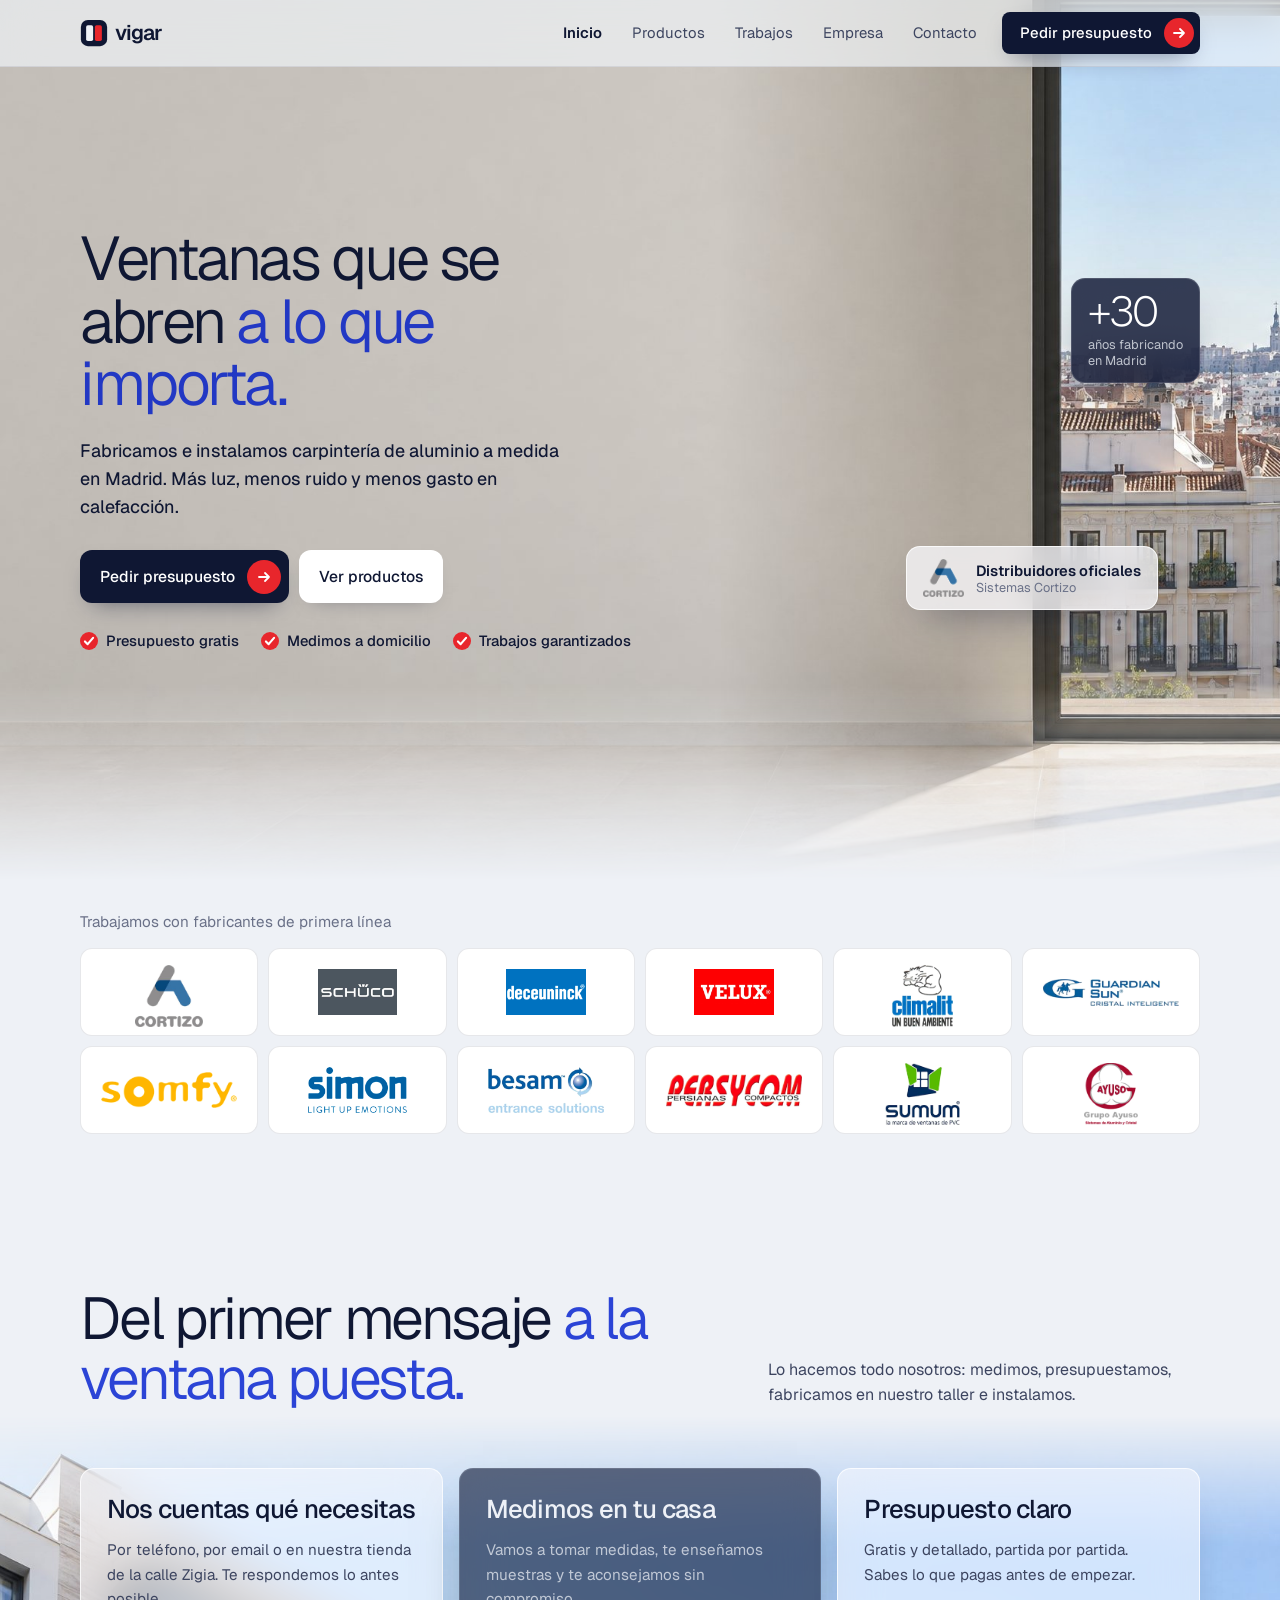
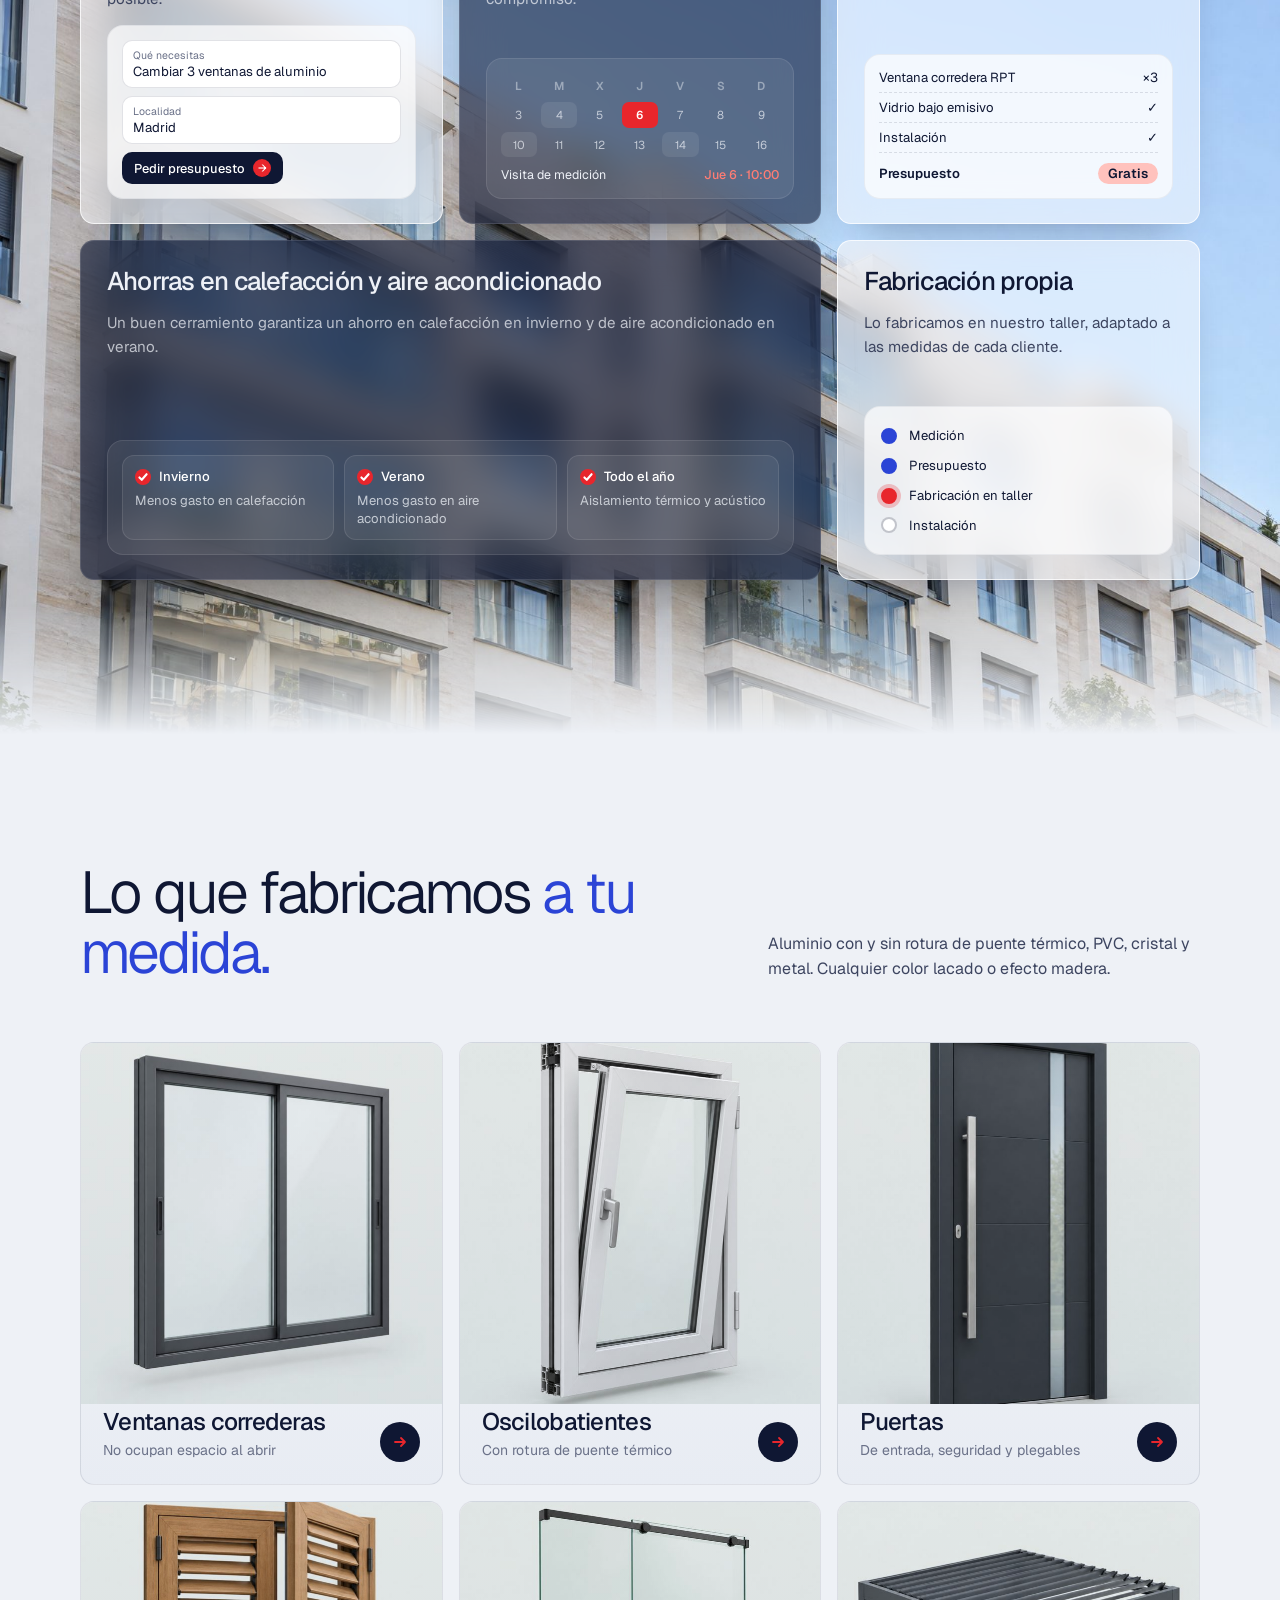
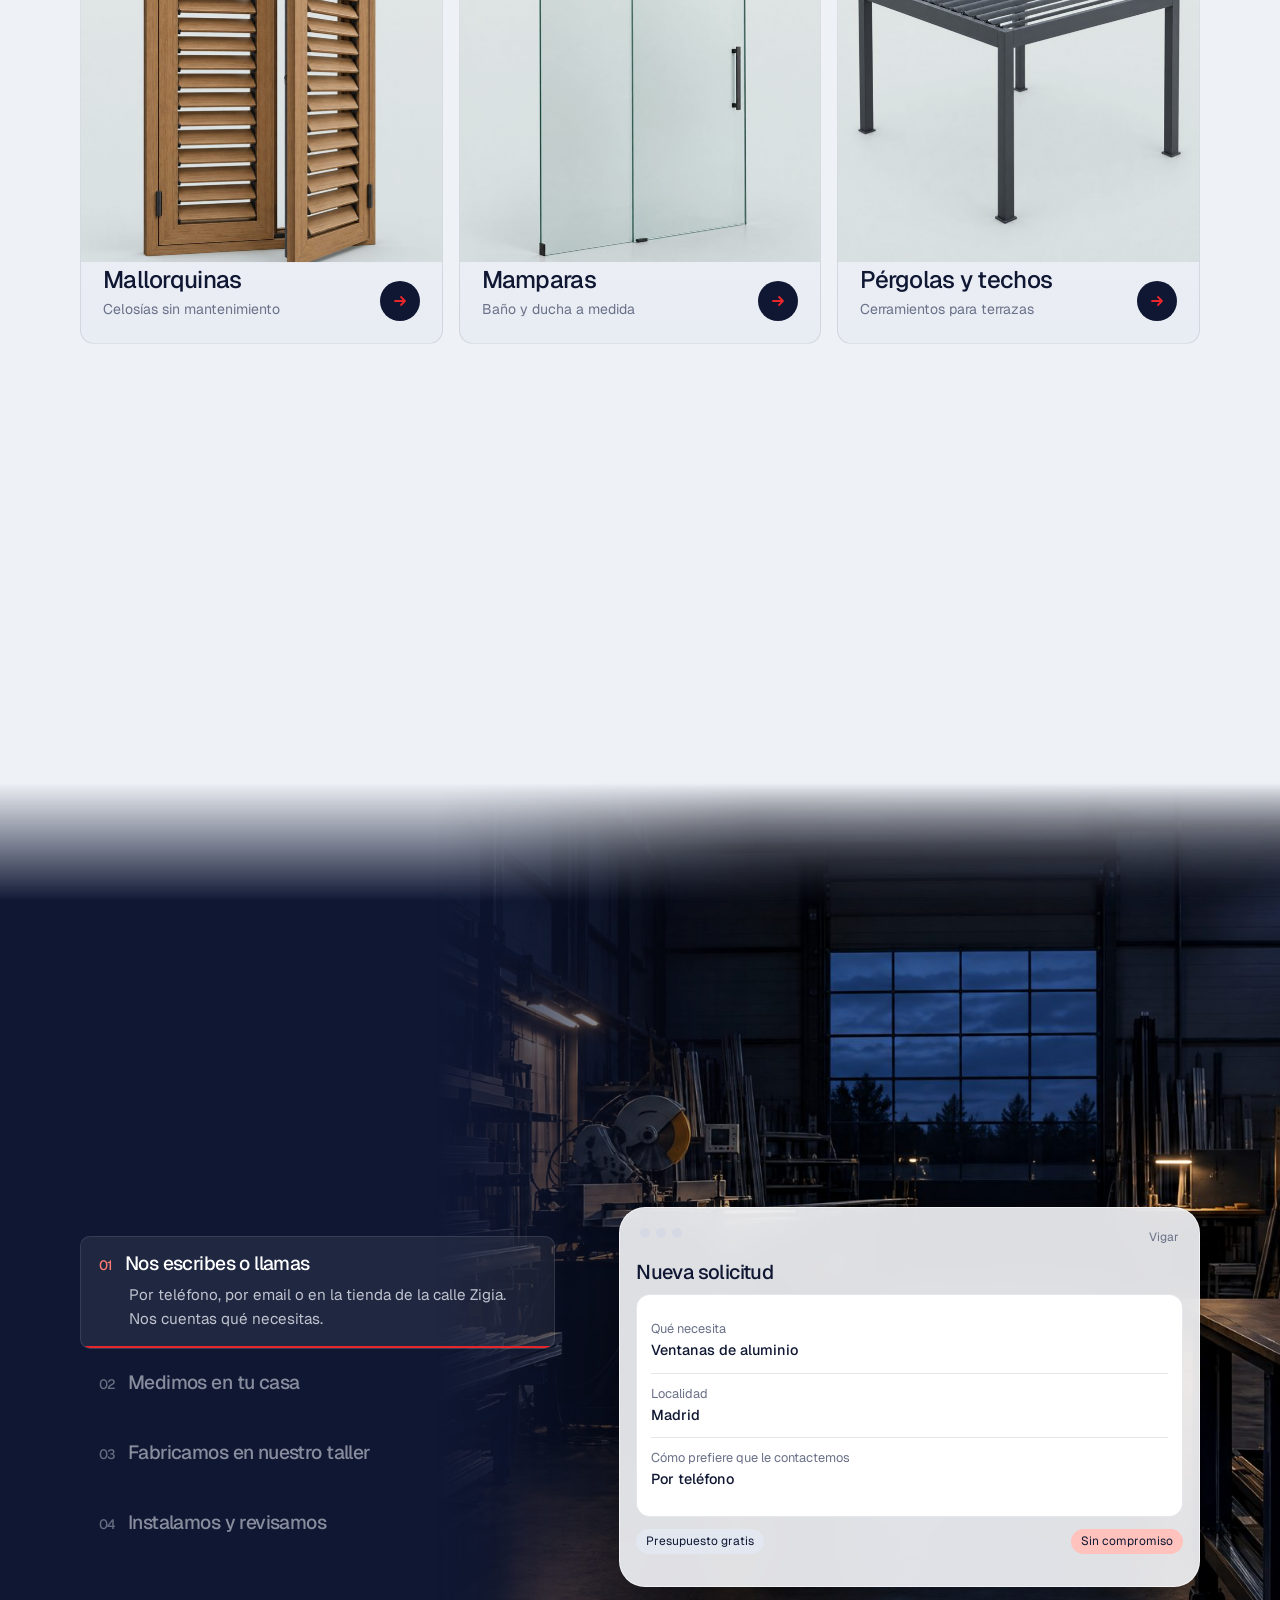
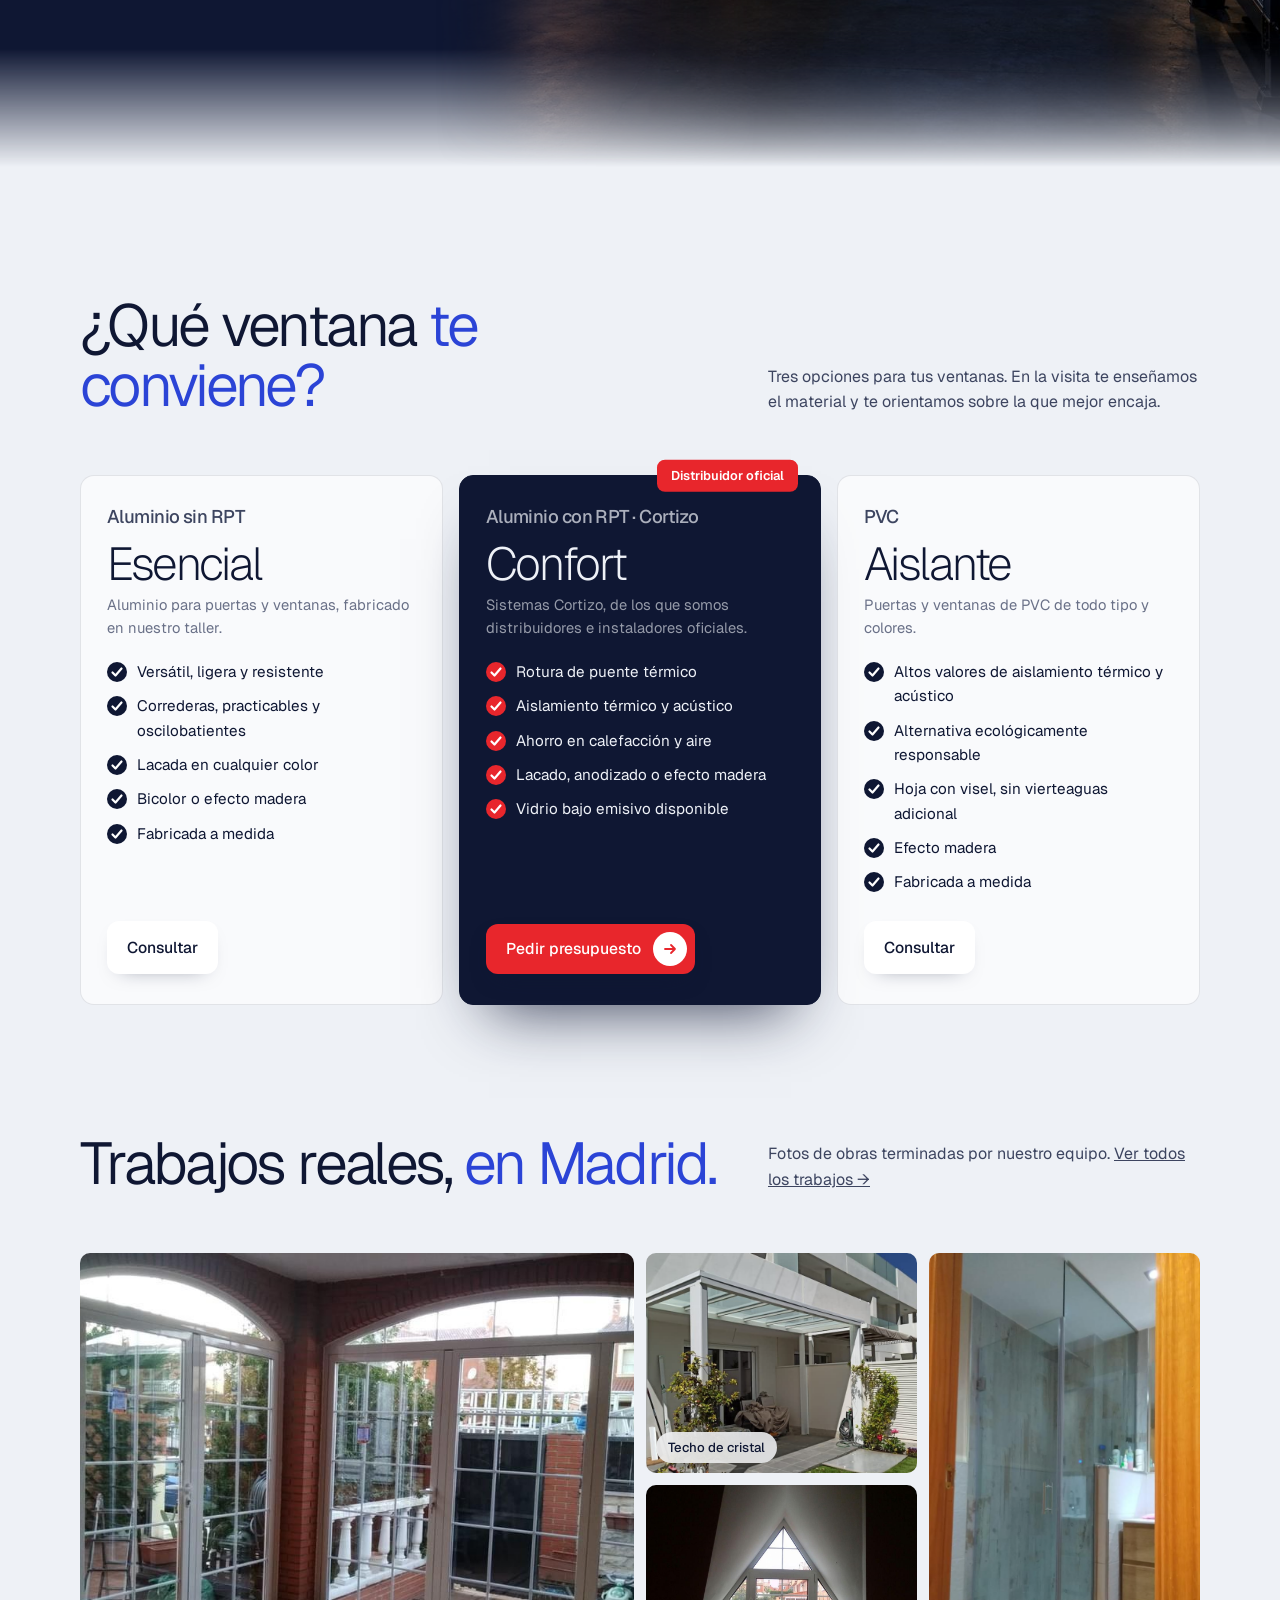
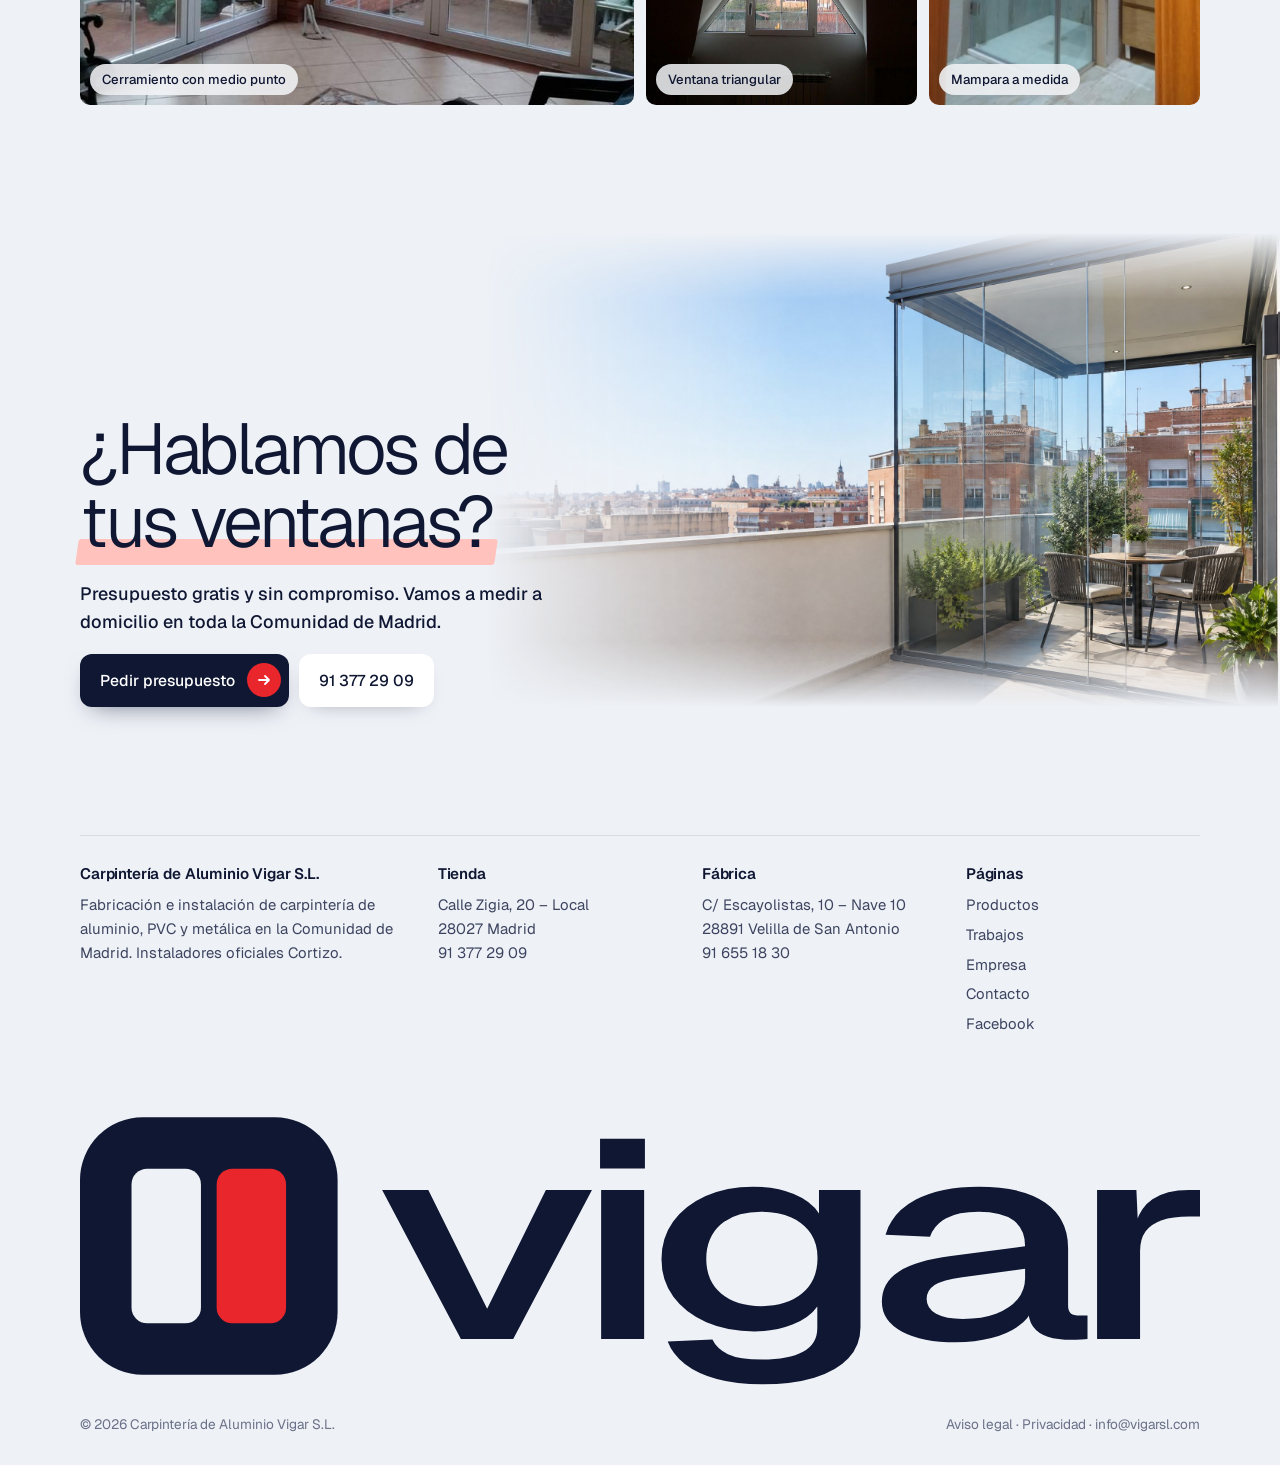
<file: index.html>
<!doctype html>
<html lang="es">
<head>
<meta charset="utf-8">
<meta name="viewport" content="width=device-width, initial-scale=1">
<title>Carpintería de Aluminio en Madrid · Fábrica propia | Vigar</title>
<meta name="description" content="Ventanas de aluminio y PVC, puertas, mallorquinas, mamparas y cerramientos a medida en Madrid. Fábrica propia e instaladores oficiales Cortizo. Presupuesto gratis.">
<link rel="canonical" href="https://www.carpinteriaaluminiovigar.com/">
<meta name="theme-color" content="#eef1f6">
<meta property="og:type" content="website">
<meta property="og:locale" content="es_ES">
<meta property="og:title" content="Carpintería de Aluminio en Madrid · Fábrica propia | Vigar">
<meta property="og:description" content="Ventanas de aluminio y PVC, puertas, mallorquinas, mamparas y cerramientos a medida en Madrid. Fábrica propia e instaladores oficiales Cortizo. Presupuesto gratis.">
<meta property="og:image" content="https://www.carpinteriaaluminiovigar.com/img/gen/interior.jpg">
<link rel="icon" href="img/favicon.svg" type="image/svg+xml">
<link rel="preconnect" href="https://fonts.googleapis.com">
<link rel="preconnect" href="https://fonts.gstatic.com" crossorigin>
<link href="https://fonts.googleapis.com/css2?family=Geist:wght@200..700&display=swap" rel="stylesheet">
<link rel="stylesheet" href="styles.css">
<script type="application/ld+json">
{"@context":"https://schema.org","@type":"HomeAndConstructionBusiness","name":"Carpintería de Aluminio Vigar S.L.",
"url":"https://www.carpinteriaaluminiovigar.com/","telephone":"+34913772909","email":"info@vigarsl.com",
"image":"https://www.carpinteriaaluminiovigar.com/img/gen/interior.jpg",
"address":{"@type":"PostalAddress","streetAddress":"Calle Zigia, 20 - Local","postalCode":"28027","addressLocality":"Madrid","addressCountry":"ES"},
"areaServed":"Comunidad de Madrid","sameAs":["https://www.facebook.com/VIGARSL"]}
</script>
</head>
<body>
<a class="skip" href="#main">Saltar al contenido</a>
<header class="header" id="header">
  <div class="header__bar">
    <a href="index.html" class="logo" aria-label="Vigar, carpintería de aluminio · Inicio"><svg viewBox="0 0 120 32" aria-hidden="true"><rect x="1" y="1" width="30" height="30" rx="8" fill="#0f1733"/><rect x="7" y="7" width="8" height="18" rx="2" fill="#eef1f6"/><rect x="17" y="7" width="8" height="18" rx="2" fill="#e8262c"/><text x="40" y="24" font-family="Geist, system-ui, sans-serif" font-size="24" font-weight="600" letter-spacing="-1.2" fill="#0f1733">vigar</text></svg></a>
    <nav class="nav" id="nav" aria-label="Principal">
      <a href="index.html" aria-current="page">Inicio</a><a href="productos.html">Productos</a><a href="trabajos.html">Trabajos</a><a href="empresa.html">Empresa</a><a href="contacto.html">Contacto</a>
      <a href="contacto.html" class="btn btn--sm">Pedir presupuesto <span class="arr"><svg viewBox="0 0 16 16" fill="none"><path d="M3 8h10M9 4l4 4-4 4" stroke="currentColor" stroke-width="1.8" stroke-linecap="round" stroke-linejoin="round"/></svg></span></a>
    </nav>
    <button class="burger" id="burger" aria-label="Abrir menú" aria-expanded="false" aria-controls="nav"><span></span><span></span><span></span></button>
  </div>
</header>
<main id="main">

<section class="hero hero--bg">
  <div class="hero__bg" aria-hidden="true"><img src="img/gen/portada.jpg" alt="" fetchpriority="high" width="2800" height="1200"></div>
  <div class="wrap hero__inner">
    <div class="hero__copy">
      <h1>Ventanas que se abren <span class="tone">a lo que importa.</span></h1>
      <p class="lead">Fabricamos e instalamos carpintería de aluminio a medida en Madrid. Más luz, menos ruido y menos gasto en calefacción.</p>
      <div class="hero__ctas">
        <a href="contacto.html" class="btn">Pedir presupuesto <span class="arr"><svg viewBox="0 0 16 16" fill="none"><path d="M3 8h10M9 4l4 4-4 4" stroke="currentColor" stroke-width="1.8" stroke-linecap="round" stroke-linejoin="round"/></svg></span></a>
        <a href="productos.html" class="btn btn--light btn--plain">Ver productos</a>
      </div>
      <ul class="hero__trust"><li>Presupuesto gratis</li><li>Medimos a domicilio</li><li>Trabajos garantizados</li></ul>
    </div>
    <div class="hero__floats" aria-hidden="true">
      <div class="float float--years"><b>+30</b><span>años fabricando<br>en Madrid</span></div>
      <div class="float float--cortizo"><img src="img/marcas/cortizo.png" alt="" width="175" height="160"><span><b>Distribuidores oficiales</b>Sistemas Cortizo</span></div>
    </div>
  </div>
</section>

<section class="brands" aria-label="Marcas con las que trabajamos">
  <div class="wrap">
    <p class="brands__title">Trabajamos con fabricantes de primera línea</p>
    <ul class="brands__grid">
      <li class="sq"><img src="img/marcas/cortizo.png" alt="Cortizo" loading="lazy"></li><li><img src="img/marcas/schuco.png" alt="Schüco" loading="lazy"></li><li><img src="img/marcas/deceuninck.png" alt="Deceuninck" loading="lazy"></li><li><img src="img/marcas/velux.png" alt="Velux" loading="lazy"></li><li class="sq"><img src="img/marcas/climalit.png" alt="Climalit" loading="lazy"></li><li><img src="img/marcas/guardian.png" alt="Guardian Sun" loading="lazy"></li><li><img src="img/marcas/somfy.png" alt="Somfy" loading="lazy"></li><li><img src="img/marcas/simon.png" alt="Simon" loading="lazy"></li><li><img src="img/marcas/besam.png" alt="Besam" loading="lazy"></li><li><img src="img/marcas/persycom.png" alt="Persycom" loading="lazy"></li><li class="sq"><img src="img/marcas/sumum.png" alt="Sumum" loading="lazy"></li><li class="sq"><img src="img/marcas/ayuso.png" alt="Grupo Ayuso" loading="lazy"></li>
    </ul>
  </div>
</section>

<section class="section glass-sec" id="servicios">
  <div class="photo-bg fade-y photo-low" aria-hidden="true"><img src="img/gen/fachada.jpg" alt="" loading="lazy"></div>
  <div class="wrap">
    <div class="head rv">
      <h2>Del primer mensaje <span class="tone">a la ventana puesta.</span></h2>
      <p>Lo hacemos todo nosotros: medimos, presupuestamos, fabricamos en nuestro taller e instalamos.</p>
    </div>
    <div class="glass-grid">
      <article class="glass glass--light rv">
        <h3>Nos cuentas qué necesitas</h3>
        <p>Por teléfono, por email o en nuestra tienda de la calle Zigia. Te respondemos lo antes posible.</p>
        <div class="ill mform" aria-hidden="true">
          <div class="mform__f"><small>Qué necesitas</small><span>Cambiar 3 ventanas de aluminio</span></div>
          <div class="mform__f"><small>Localidad</small><span>Madrid</span></div>
          <div class="mform__b">Pedir presupuesto</div>
        </div>
      </article>
      <article class="glass glass--dark rv">
        <h3>Medimos en tu casa</h3>
        <p>Vamos a tomar medidas, te enseñamos muestras y te aconsejamos sin compromiso.</p>
        <div class="ill" aria-hidden="true">
          <div class="cal">
            <span class="h">L</span><span class="h">M</span><span class="h">X</span><span class="h">J</span><span class="h">V</span><span class="h">S</span><span class="h">D</span>
            <span>3</span><span class="busy">4</span><span>5</span><span class="on">6</span><span>7</span><span>8</span><span>9</span>
            <span class="busy">10</span><span>11</span><span>12</span><span>13</span><span class="busy">14</span><span>15</span><span>16</span>
          </div>
          <div class="cal-foot"><span>Visita de medición</span><b>Jue 6 · 10:00</b></div>
        </div>
      </article>
      <article class="glass glass--light rv">
        <h3>Presupuesto claro</h3>
        <p>Gratis y detallado, partida por partida. Sabes lo que pagas antes de empezar.</p>
        <div class="ill quote" aria-hidden="true">
          <div class="quote__row"><span>Ventana corredera RPT</span><span>×3</span></div>
          <div class="quote__row"><span>Vidrio bajo emisivo</span><span>✓</span></div>
          <div class="quote__row"><span>Instalación</span><span>✓</span></div>
          <div class="quote__total"><span>Presupuesto</span><span>Gratis</span></div>
        </div>
      </article>
      <article class="glass glass--dark glass--wide rv">
        <h3>Ahorras en calefacción y aire acondicionado</h3>
        <p>Un buen cerramiento garantiza un ahorro en calefacción en invierno y de aire acondicionado en verano.</p>
        <div class="ill seasons" aria-hidden="true">
          <div class="season"><b>Invierno</b><span>Menos gasto en calefacción</span></div>
          <div class="season"><b>Verano</b><span>Menos gasto en aire acondicionado</span></div>
          <div class="season"><b>Todo el año</b><span>Aislamiento térmico y acústico</span></div>
        </div>
      </article>
      <article class="glass glass--light rv">
        <h3>Fabricación propia</h3>
        <p>Lo fabricamos en nuestro taller, adaptado a las medidas de cada cliente.</p>
        <div class="ill track" aria-hidden="true">
          <div class="track__step done"><span>Medición</span><small></small></div>
          <div class="track__step done"><span>Presupuesto</span><small></small></div>
          <div class="track__step now"><span>Fabricación en taller</span><small></small></div>
          <div class="track__step"><span>Instalación</span><small></small></div>
        </div>
      </article>
    </div>
  </div>
</section>

<section class="section" id="catalogo">
  <div class="wrap">
    <div class="head rv">
      <h2>Lo que fabricamos <span class="tone">a tu medida.</span></h2>
      <p>Aluminio con y sin rotura de puente térmico, PVC, cristal y metal. Cualquier color lacado o efecto madera.</p>
    </div>
    <div class="catalog">
      <a class="prod rv" href="productos.html#ventanas">
        <img src="img/gen/r-corredera.jpg" alt="Render 3D de ventanas correderas" loading="lazy" width="800" height="800">
        <div class="prod__body"><div><h3>Ventanas correderas</h3><p>No ocupan espacio al abrir</p></div><span class="go"><svg viewBox="0 0 16 16" fill="none"><path d="M3 8h10M9 4l4 4-4 4" stroke="currentColor" stroke-width="1.8" stroke-linecap="round" stroke-linejoin="round"/></svg></span></div>
      </a>
      <a class="prod rv" href="productos.html#ventanas">
        <img src="img/gen/r-oscilo.jpg" alt="Render 3D de oscilobatientes" loading="lazy" width="800" height="800">
        <div class="prod__body"><div><h3>Oscilobatientes</h3><p>Con rotura de puente térmico</p></div><span class="go"><svg viewBox="0 0 16 16" fill="none"><path d="M3 8h10M9 4l4 4-4 4" stroke="currentColor" stroke-width="1.8" stroke-linecap="round" stroke-linejoin="round"/></svg></span></div>
      </a>
      <a class="prod rv" href="productos.html#puertas">
        <img src="img/gen/r-puerta.jpg" alt="Render 3D de puertas" loading="lazy" width="800" height="800">
        <div class="prod__body"><div><h3>Puertas</h3><p>De entrada, seguridad y plegables</p></div><span class="go"><svg viewBox="0 0 16 16" fill="none"><path d="M3 8h10M9 4l4 4-4 4" stroke="currentColor" stroke-width="1.8" stroke-linecap="round" stroke-linejoin="round"/></svg></span></div>
      </a>
      <a class="prod rv" href="productos.html#mallorquinas">
        <img src="img/gen/r-mallorquina.jpg" alt="Render 3D de mallorquinas" loading="lazy" width="800" height="800">
        <div class="prod__body"><div><h3>Mallorquinas</h3><p>Celosías sin mantenimiento</p></div><span class="go"><svg viewBox="0 0 16 16" fill="none"><path d="M3 8h10M9 4l4 4-4 4" stroke="currentColor" stroke-width="1.8" stroke-linecap="round" stroke-linejoin="round"/></svg></span></div>
      </a>
      <a class="prod rv" href="productos.html#cristal">
        <img src="img/gen/r-mampara.jpg" alt="Render 3D de mamparas" loading="lazy" width="800" height="800">
        <div class="prod__body"><div><h3>Mamparas</h3><p>Baño y ducha a medida</p></div><span class="go"><svg viewBox="0 0 16 16" fill="none"><path d="M3 8h10M9 4l4 4-4 4" stroke="currentColor" stroke-width="1.8" stroke-linecap="round" stroke-linejoin="round"/></svg></span></div>
      </a>
      <a class="prod rv" href="productos.html#cerramientos">
        <img src="img/gen/r-pergola.jpg" alt="Render 3D de pérgolas y techos" loading="lazy" width="800" height="800">
        <div class="prod__body"><div><h3>Pérgolas y techos</h3><p>Cerramientos para terrazas</p></div><span class="go"><svg viewBox="0 0 16 16" fill="none"><path d="M3 8h10M9 4l4 4-4 4" stroke="currentColor" stroke-width="1.8" stroke-linecap="round" stroke-linejoin="round"/></svg></span></div>
      </a>
    </div>
  </div>
</section>

<section class="section" style="padding-top:0">
  <div class="wrap">
    <div class="figures rv">
      <div class="fig"><strong>+30<em> años</em></strong><span>trabajando el aluminio en Madrid</span></div>
      <div class="fig"><strong>2<em> sedes</em></strong><span>tienda en Madrid y fábrica propia en Velilla de San Antonio</span></div>
      <div class="fig"><strong>100<em>%</em></strong><span>de los trabajos hechos a medida y garantizados</span></div>
    </div>
  </div>
</section>

<section class="dark-sec on-dark has-right" id="proceso">
  <div class="photo-bg photo-right" aria-hidden="true"><img src="img/gen/taller.jpg" alt="" loading="lazy"></div>
  <div class="wrap">
    <div class="head rv">
      <h2>Así trabajamos, <span class="tone">paso a paso.</span></h2>
      <p>Cuatro pasos, sin sorpresas. Pulsa cualquiera para verlo.</p>
    </div>
    <div class="process" id="process">
      <ol class="steps">
        <li class="step is-on" data-i="0"><h3><b>01</b>Nos escribes o llamas</h3><p>Por teléfono, por email o en la tienda de la calle Zigia. Nos cuentas qué necesitas.</p><i class="prog"></i></li>
        <li class="step" data-i="1"><h3><b>02</b>Medimos en tu casa</h3><p>Tomamos medidas exactas y te aconsejamos el material y la apertura que mejor encajan.</p><i class="prog"></i></li>
        <li class="step" data-i="2"><h3><b>03</b>Fabricamos en nuestro taller</h3><p>Cortamos, ensamblamos y acristalamos en Velilla de San Antonio. Control total de calidad.</p><i class="prog"></i></li>
        <li class="step" data-i="3"><h3><b>04</b>Instalamos y revisamos</h3><p>Instalamos con nuestro equipo y te damos servicio postventa. Todos los trabajos están garantizados.</p><i class="prog"></i></li>
      </ol>
      <div class="screen" aria-live="polite">
        <div class="screen__bar"><i></i><i></i><i></i><span>Vigar</span></div>
        <div class="scene is-on">
          <h4>Nueva solicitud</h4>
          <div class="card-s jobs jobs--plain">
            <div class="job"><span>Ventanas de aluminio</span><small>Qué necesita</small></div>
            <div class="job"><span>Madrid</span><small>Localidad</small></div>
            <div class="job"><span>Por teléfono</span><small>Cómo prefiere que le contactemos</small></div>
          </div>
          <div class="row"><span class="pill">Presupuesto gratis</span><span class="pill pill--lime">Sin compromiso</span></div>
        </div>
        <div class="scene">
          <h4>Toma de medidas</h4>
          <div class="measure"><div class="measure__win"><span class="measure__w">1.480 mm</span><span class="measure__h">1.220 mm</span></div></div>
          <div class="card-s row"><span>Corredera 2 hojas · RPT · Antracita</span><span class="pill pill--lime">Medido</span></div>
        </div>
        <div class="scene">
          <h4>En fábrica</h4>
          <div class="card-s jobs">
            <div class="job"><span>Corte de perfiles a medida</span><small>Perfil RPT · antracita</small></div>
            <div class="job"><span>Ensamblado y herrajes</span><small>Escuadras, juntas y cierres</small></div>
            <div class="job"><span>Acristalado</span><small>Vidrio bajo emisivo 4/16/4</small></div>
            <div class="job"><span>Control de calidad</span><small>Medidas, cierre y estanqueidad</small></div>
          </div>
          <div class="row"><span class="pill">Taller propio</span><span class="pill pill--lime">Listo para instalar</span></div>
        </div>
        <div class="scene">
          <h4>Instalación terminada</h4>
          <div class="card-s track">
            <div class="track__step done"><span>Montaje con nuestro equipo</span><small>✓</small></div>
            <div class="track__step done"><span>Comprobación de cierre y estanqueidad</span><small>✓</small></div>
            <div class="track__step done"><span>Servicio postventa</span><small>✓</small></div>
          </div>
          <div class="row"><span class="pill">Trabajo garantizado</span><span class="pill pill--lime">¡Listo!</span></div>
        </div>
      </div>
    </div>
  </div>
</section>

<section class="section" id="gamas">
  <div class="wrap">
    <div class="head rv">
      <h2>¿Qué ventana <span class="tone">te conviene?</span></h2>
      <p>Tres opciones para tus ventanas. En la visita te enseñamos el material y te orientamos sobre la que mejor encaja.</p>
    </div>
    <div class="compare">
      <div class="plan rv">
        <h3>Aluminio sin RPT</h3>
        <div class="big">Esencial</div>
        <p class="sub">Aluminio para puertas y ventanas, fabricado en nuestro taller.</p>
        <ul><li>Versátil, ligera y resistente</li><li>Correderas, practicables y oscilobatientes</li><li>Lacada en cualquier color</li><li>Bicolor o efecto madera</li><li>Fabricada a medida</li></ul>
        <a href="contacto.html" class="btn btn--light btn--plain">Consultar</a>
      </div>
      <div class="plan plan--hi rv">
        <span class="tab">Distribuidor oficial</span>
        <h3>Aluminio con RPT · Cortizo</h3>
        <div class="big">Confort</div>
        <p class="sub">Sistemas Cortizo, de los que somos distribuidores e instaladores oficiales.</p>
        <ul><li>Rotura de puente térmico</li><li>Aislamiento térmico y acústico</li><li>Ahorro en calefacción y aire</li><li>Lacado, anodizado o efecto madera</li><li>Vidrio bajo emisivo disponible</li></ul>
        <a href="contacto.html" class="btn btn--lime">Pedir presupuesto <span class="arr"><svg viewBox="0 0 16 16" fill="none"><path d="M3 8h10M9 4l4 4-4 4" stroke="currentColor" stroke-width="1.8" stroke-linecap="round" stroke-linejoin="round"/></svg></span></a>
      </div>
      <div class="plan rv">
        <h3>PVC</h3>
        <div class="big">Aislante</div>
        <p class="sub">Puertas y ventanas de PVC de todo tipo y colores.</p>
        <ul><li>Altos valores de aislamiento térmico y acústico</li><li>Alternativa ecológicamente responsable</li><li>Hoja con visel, sin vierteaguas adicional</li><li>Efecto madera</li><li>Fabricada a medida</li></ul>
        <a href="contacto.html" class="btn btn--light btn--plain">Consultar</a>
      </div>
    </div>
  </div>
</section>

<section class="section" id="trabajos" style="padding-top:0">
  <div class="wrap">
    <div class="head rv">
      <h2>Trabajos reales, <span class="tone">en Madrid.</span></h2>
      <p>Fotos de obras terminadas por nuestro equipo. <a href="trabajos.html">Ver todos los trabajos →</a></p>
    </div>
    <div class="bento rv">
      <a class="w2 h2" href="trabajos.html"><img src="img/trabajos/n19.jpg" alt="Cerramiento con ventanas de medio punto" loading="lazy"><figcaption>Cerramiento con medio punto</figcaption></a>
      <a href="trabajos.html"><img src="img/trabajos/jun21-g-techo-cristal-6.jpg" alt="Techo de cristal" loading="lazy"><figcaption>Techo de cristal</figcaption></a>
      <a class="h2" href="trabajos.html"><img src="img/trabajos/n7.jpg" alt="Mampara de ducha" loading="lazy"><figcaption>Mampara a medida</figcaption></a>
      <a href="trabajos.html"><img src="img/trabajos/n2.jpg" alt="Ventana triangular" loading="lazy"><figcaption>Ventana triangular</figcaption></a>
    </div>
  </div>
</section>

<section class="final has-right" id="cta">
  <div class="photo-bg photo-right" aria-hidden="true"><img src="img/gen/terraza.jpg" alt="" loading="lazy"></div>
  <div class="wrap">
    <div class="final__box rv">
      <h2>¿Hablamos de <span class="mark">tus ventanas?</span></h2>
      <p class="lead">Presupuesto gratis y sin compromiso. Vamos a medir a domicilio en toda la Comunidad de Madrid.</p>
      <div class="btns">
        <a href="contacto.html" class="btn">Pedir presupuesto <span class="arr"><svg viewBox="0 0 16 16" fill="none"><path d="M3 8h10M9 4l4 4-4 4" stroke="currentColor" stroke-width="1.8" stroke-linecap="round" stroke-linejoin="round"/></svg></span></a>
        <a href="tel:+34913772909" class="btn btn--light btn--plain">91 377 29 09</a>
      </div>
    </div>
  </div>
</section>

</main>
<footer class="footer">
  <div class="wrap">
    <div class="footer__cols">
      <div>
        <h4>Carpintería de Aluminio Vigar S.L.</h4>
        <p>Fabricación e instalación de carpintería de aluminio, PVC y metálica en la Comunidad de Madrid. Instaladores oficiales Cortizo.</p>
      </div>
      <div>
        <h4>Tienda</h4>
        <p>Calle Zigia, 20 – Local<br>28027 Madrid<br><a href="tel:+34913772909">91 377 29 09</a></p>
      </div>
      <div>
        <h4>Fábrica</h4>
        <p>C/ Escayolistas, 10 – Nave 10<br>28891 Velilla de San Antonio<br><a href="tel:+34916551830">91 655 18 30</a></p>
      </div>
      <div>
        <h4>Páginas</h4>
        <ul><li><a href="productos.html">Productos</a></li><li><a href="trabajos.html">Trabajos</a></li><li><a href="empresa.html">Empresa</a></li><li><a href="contacto.html">Contacto</a></li><li><a href="https://www.facebook.com/VIGARSL" target="_blank" rel="noopener">Facebook</a></li></ul>
      </div>
    </div>
    <svg class="biglogo" viewBox="0 0 1000 250" role="img" aria-label="Vigar">
      <rect x="0" y="10" width="230" height="230" rx="56" fill="#0f1733"/>
      <rect x="46" y="56" width="62" height="138" rx="14" fill="#eef1f6"/>
      <rect x="122" y="56" width="62" height="138" rx="14" fill="#e8262c"/>
      <text x="262" y="208" font-family="Geist, system-ui, sans-serif" font-size="250" font-weight="500" letter-spacing="-16" fill="#0f1733" textLength="738" lengthAdjust="spacingAndGlyphs">vigar</text>
    </svg>
    <div class="footer__legal">
      <span>© <span data-year>2026</span> Carpintería de Aluminio Vigar S.L.</span>
      <span><a href="aviso-legal.html">Aviso legal</a> · <a href="privacidad.html">Privacidad</a> · <a href="mailto:info@vigarsl.com">info@vigarsl.com</a></span>
    </div>
  </div>
</footer>
<script src="script.js" defer></script>
</body>
</html>
</file>
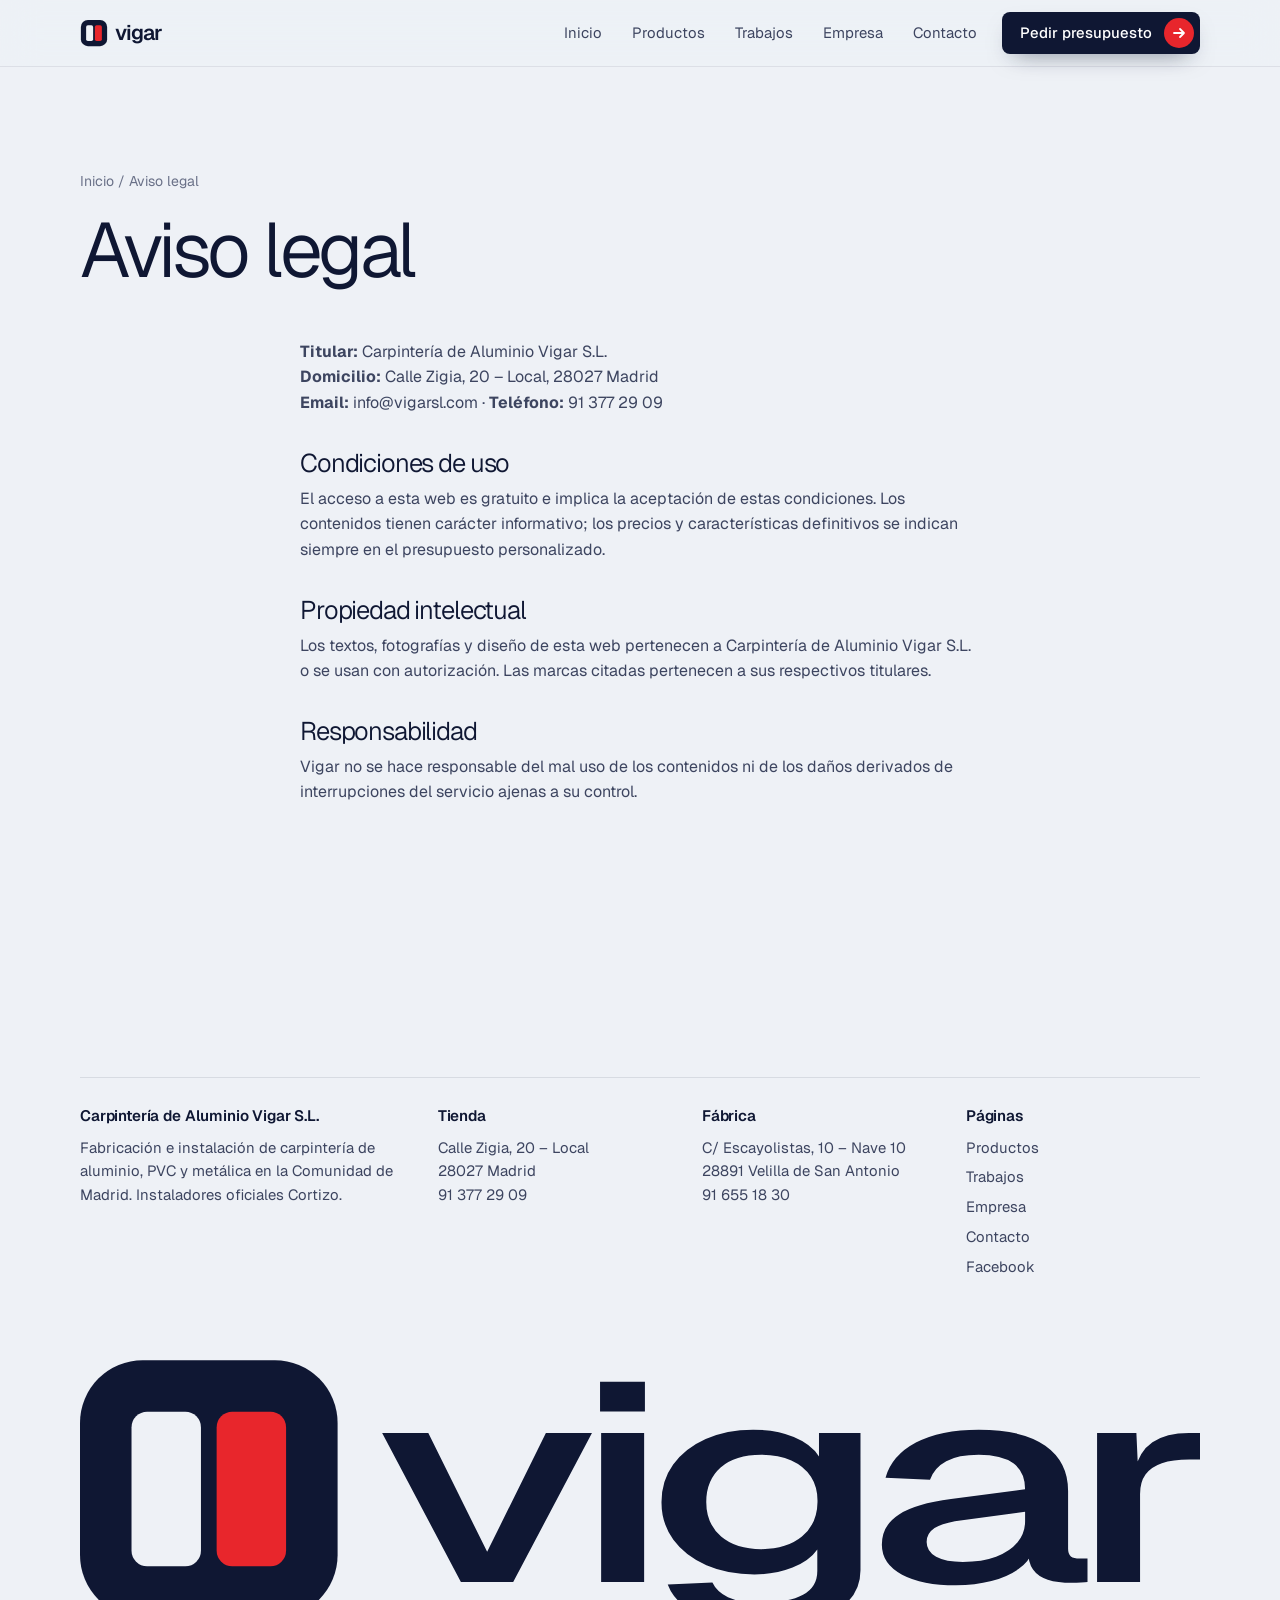
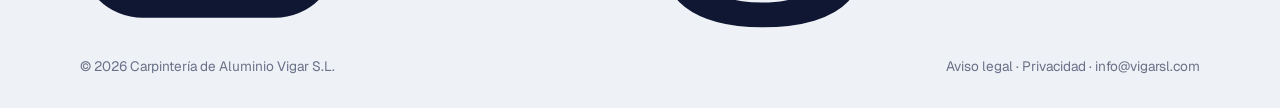
<file: aviso-legal.html>
<!doctype html>
<html lang="es">
<head>
<meta charset="utf-8">
<meta name="viewport" content="width=device-width, initial-scale=1">
<title>Aviso legal | Vigar</title>
<meta name="description" content="Aviso legal de Carpintería de Aluminio Vigar S.L.">
<link rel="canonical" href="https://www.carpinteriaaluminiovigar.com/aviso-legal">
<meta name="theme-color" content="#eef1f6">
<meta property="og:type" content="website">
<meta property="og:locale" content="es_ES">
<meta property="og:title" content="Aviso legal | Vigar">
<meta property="og:description" content="Aviso legal de Carpintería de Aluminio Vigar S.L.">
<meta property="og:image" content="https://www.carpinteriaaluminiovigar.com/img/gen/interior.jpg">
<link rel="icon" href="img/favicon.svg" type="image/svg+xml">
<link rel="preconnect" href="https://fonts.googleapis.com">
<link rel="preconnect" href="https://fonts.gstatic.com" crossorigin>
<link href="https://fonts.googleapis.com/css2?family=Geist:wght@200..700&display=swap" rel="stylesheet">
<link rel="stylesheet" href="styles.css">
<meta name="robots" content="noindex">
</head>
<body>
<a class="skip" href="#main">Saltar al contenido</a>
<header class="header" id="header">
  <div class="header__bar">
    <a href="index.html" class="logo" aria-label="Vigar, carpintería de aluminio · Inicio"><svg viewBox="0 0 120 32" aria-hidden="true"><rect x="1" y="1" width="30" height="30" rx="8" fill="#0f1733"/><rect x="7" y="7" width="8" height="18" rx="2" fill="#eef1f6"/><rect x="17" y="7" width="8" height="18" rx="2" fill="#e8262c"/><text x="40" y="24" font-family="Geist, system-ui, sans-serif" font-size="24" font-weight="600" letter-spacing="-1.2" fill="#0f1733">vigar</text></svg></a>
    <nav class="nav" id="nav" aria-label="Principal">
      <a href="index.html">Inicio</a><a href="productos.html">Productos</a><a href="trabajos.html">Trabajos</a><a href="empresa.html">Empresa</a><a href="contacto.html">Contacto</a>
      <a href="contacto.html" class="btn btn--sm">Pedir presupuesto <span class="arr"><svg viewBox="0 0 16 16" fill="none"><path d="M3 8h10M9 4l4 4-4 4" stroke="currentColor" stroke-width="1.8" stroke-linecap="round" stroke-linejoin="round"/></svg></span></a>
    </nav>
    <button class="burger" id="burger" aria-label="Abrir menú" aria-expanded="false" aria-controls="nav"><span></span><span></span><span></span></button>
  </div>
</header>
<main id="main">

<section class="page-hero" style="min-height:auto;padding-bottom:30px"><div class="wrap"><p class="crumbs"><a href="index.html">Inicio</a> / Aviso legal</p><h1>Aviso legal</h1></div></section>
<section class="section" style="padding-top:20px"><div class="wrap legal">
<p><strong>Titular:</strong> Carpintería de Aluminio Vigar S.L.<br><strong>Domicilio:</strong> Calle Zigia, 20 – Local, 28027 Madrid<br><strong>Email:</strong> info@vigarsl.com · <strong>Teléfono:</strong> 91 377 29 09</p>
<h2>Condiciones de uso</h2><p>El acceso a esta web es gratuito e implica la aceptación de estas condiciones. Los contenidos tienen carácter informativo; los precios y características definitivos se indican siempre en el presupuesto personalizado.</p>
<h2>Propiedad intelectual</h2><p>Los textos, fotografías y diseño de esta web pertenecen a Carpintería de Aluminio Vigar S.L. o se usan con autorización. Las marcas citadas pertenecen a sus respectivos titulares.</p>
<h2>Responsabilidad</h2><p>Vigar no se hace responsable del mal uso de los contenidos ni de los daños derivados de interrupciones del servicio ajenas a su control.</p></div></section>
</main>
<footer class="footer">
  <div class="wrap">
    <div class="footer__cols">
      <div>
        <h4>Carpintería de Aluminio Vigar S.L.</h4>
        <p>Fabricación e instalación de carpintería de aluminio, PVC y metálica en la Comunidad de Madrid. Instaladores oficiales Cortizo.</p>
      </div>
      <div>
        <h4>Tienda</h4>
        <p>Calle Zigia, 20 – Local<br>28027 Madrid<br><a href="tel:+34913772909">91 377 29 09</a></p>
      </div>
      <div>
        <h4>Fábrica</h4>
        <p>C/ Escayolistas, 10 – Nave 10<br>28891 Velilla de San Antonio<br><a href="tel:+34916551830">91 655 18 30</a></p>
      </div>
      <div>
        <h4>Páginas</h4>
        <ul><li><a href="productos.html">Productos</a></li><li><a href="trabajos.html">Trabajos</a></li><li><a href="empresa.html">Empresa</a></li><li><a href="contacto.html">Contacto</a></li><li><a href="https://www.facebook.com/VIGARSL" target="_blank" rel="noopener">Facebook</a></li></ul>
      </div>
    </div>
    <svg class="biglogo" viewBox="0 0 1000 250" role="img" aria-label="Vigar">
      <rect x="0" y="10" width="230" height="230" rx="56" fill="#0f1733"/>
      <rect x="46" y="56" width="62" height="138" rx="14" fill="#eef1f6"/>
      <rect x="122" y="56" width="62" height="138" rx="14" fill="#e8262c"/>
      <text x="262" y="208" font-family="Geist, system-ui, sans-serif" font-size="250" font-weight="500" letter-spacing="-16" fill="#0f1733" textLength="738" lengthAdjust="spacingAndGlyphs">vigar</text>
    </svg>
    <div class="footer__legal">
      <span>© <span data-year>2026</span> Carpintería de Aluminio Vigar S.L.</span>
      <span><a href="aviso-legal.html">Aviso legal</a> · <a href="privacidad.html">Privacidad</a> · <a href="mailto:info@vigarsl.com">info@vigarsl.com</a></span>
    </div>
  </div>
</footer>
<script src="script.js" defer></script>
</body>
</html>
</file>
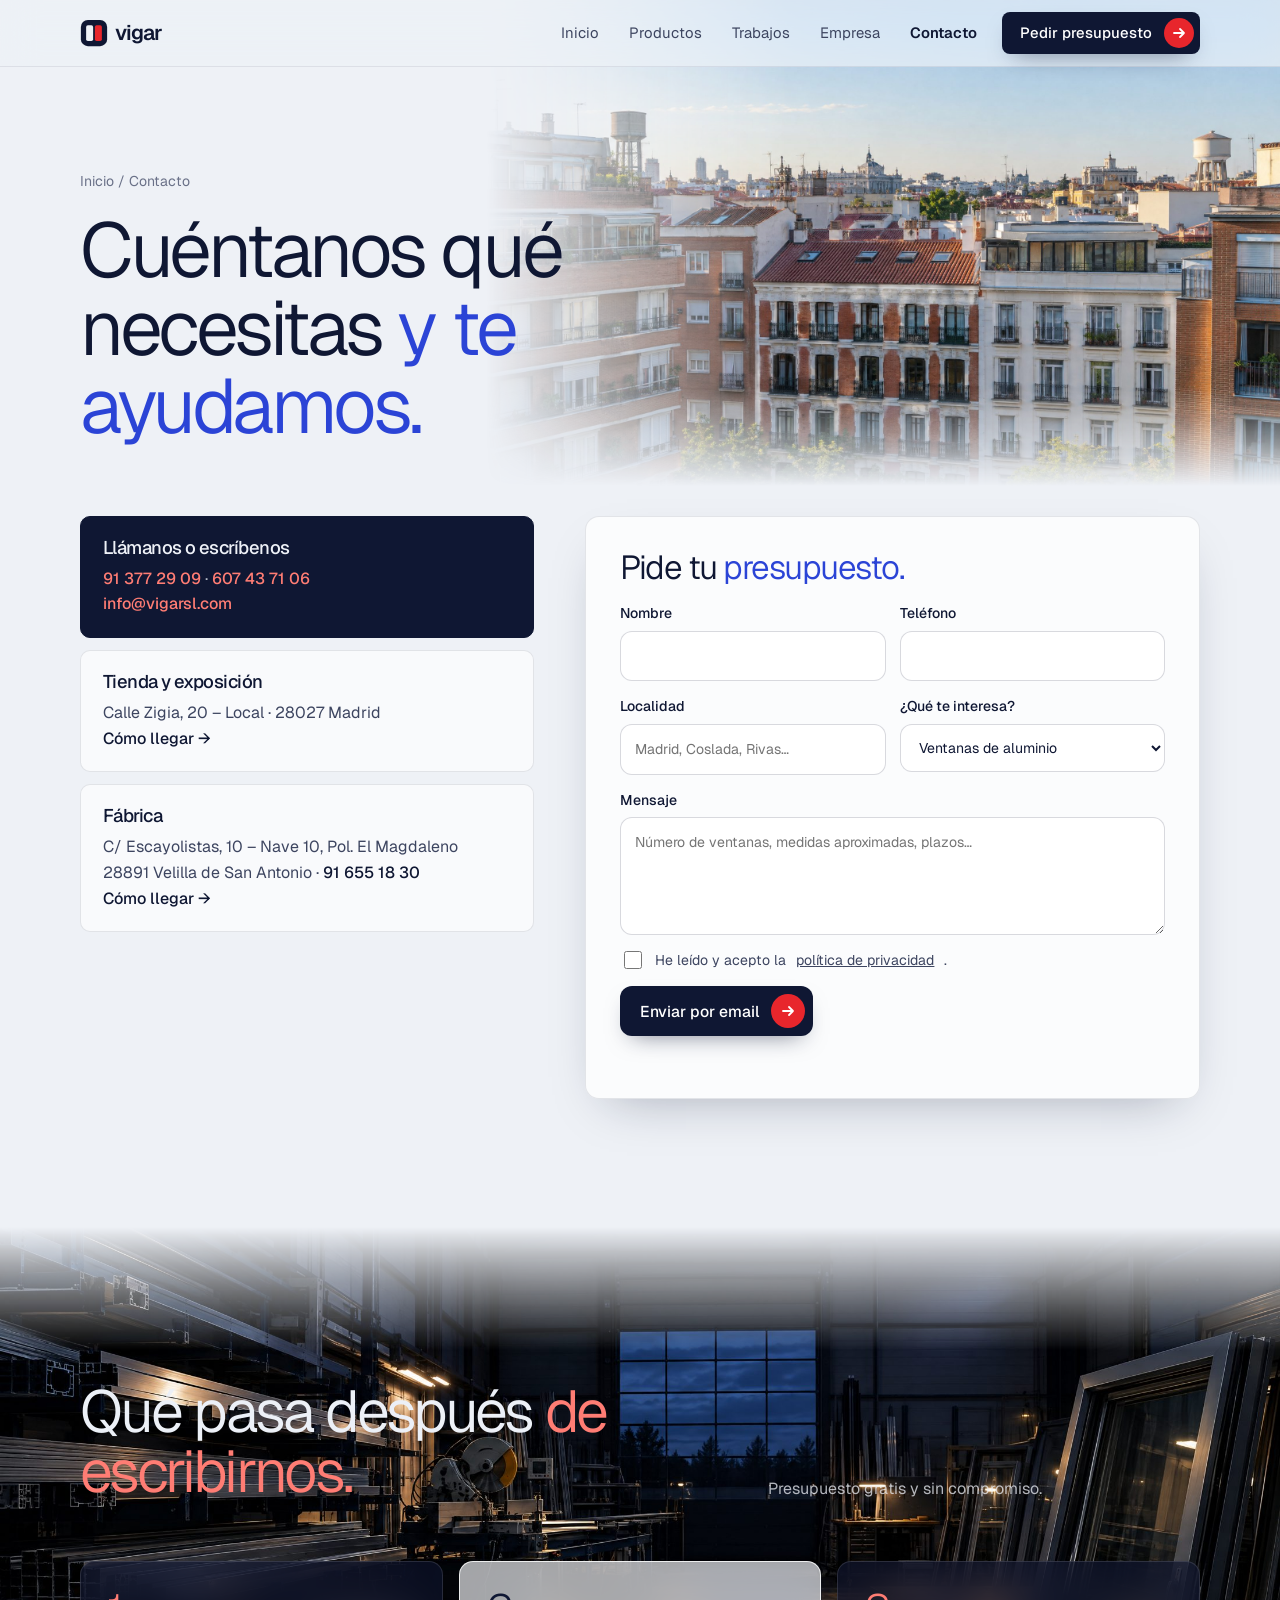
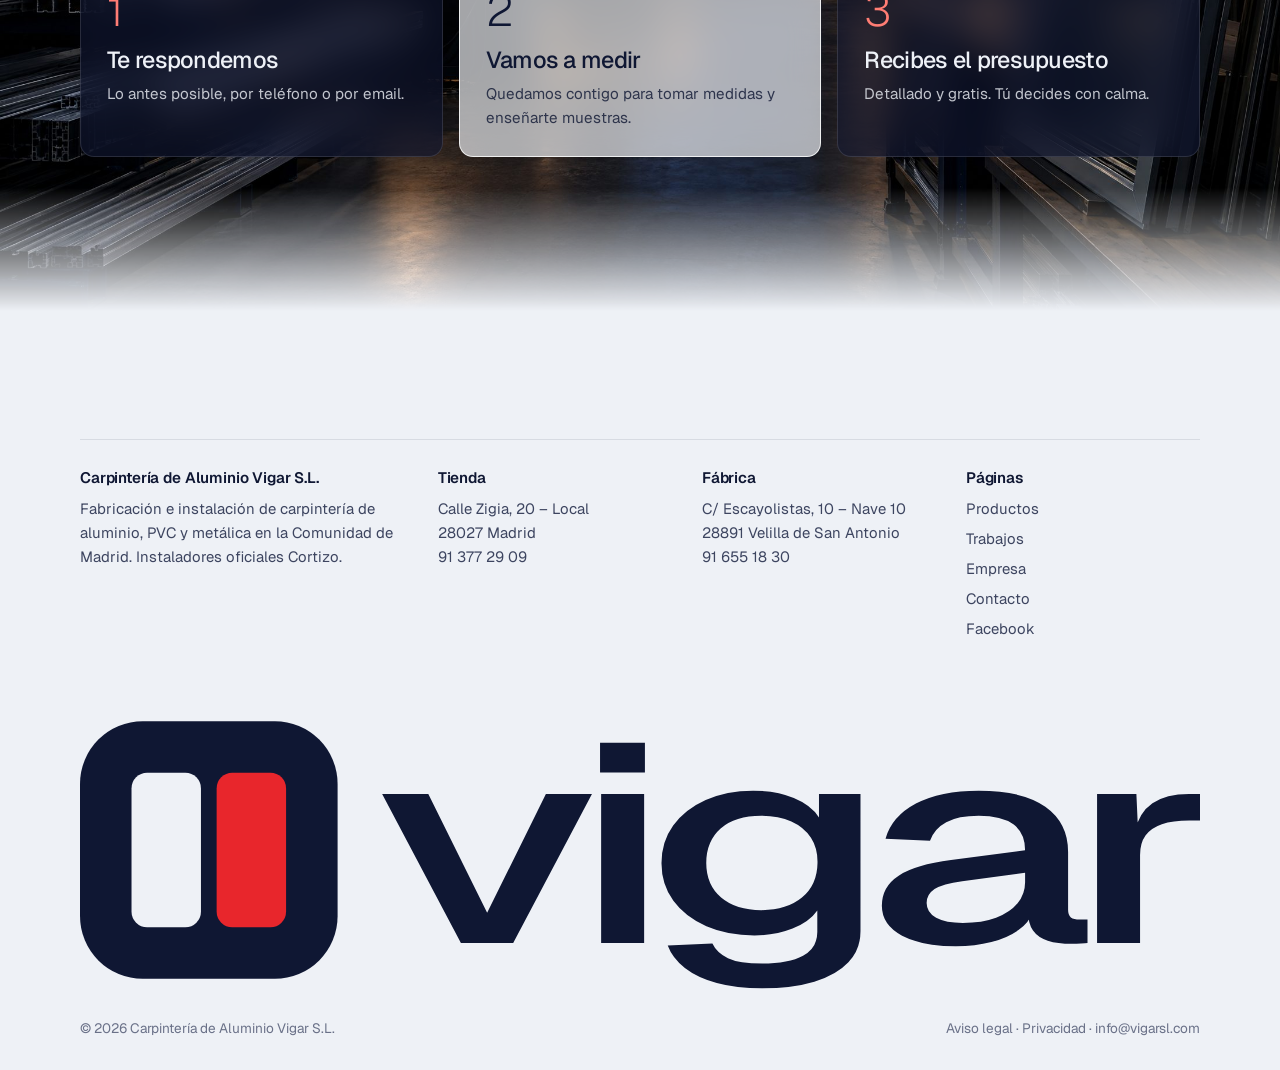
<file: contacto.html>
<!doctype html>
<html lang="es">
<head>
<meta charset="utf-8">
<meta name="viewport" content="width=device-width, initial-scale=1">
<title>Contacto y presupuesto · Carpintería de Aluminio Vigar Madrid</title>
<meta name="description" content="Pide presupuesto gratis para ventanas, puertas, cerramientos o mamparas. Tienda en Calle Zigia 20, Madrid. Tel. 91 377 29 09 · 607 43 71 06.">
<link rel="canonical" href="https://www.carpinteriaaluminiovigar.com/contacto">
<meta name="theme-color" content="#eef1f6">
<meta property="og:type" content="website">
<meta property="og:locale" content="es_ES">
<meta property="og:title" content="Contacto y presupuesto · Carpintería de Aluminio Vigar Madrid">
<meta property="og:description" content="Pide presupuesto gratis para ventanas, puertas, cerramientos o mamparas. Tienda en Calle Zigia 20, Madrid. Tel. 91 377 29 09 · 607 43 71 06.">
<meta property="og:image" content="https://www.carpinteriaaluminiovigar.com/img/gen/interior.jpg">
<link rel="icon" href="img/favicon.svg" type="image/svg+xml">
<link rel="preconnect" href="https://fonts.googleapis.com">
<link rel="preconnect" href="https://fonts.gstatic.com" crossorigin>
<link href="https://fonts.googleapis.com/css2?family=Geist:wght@200..700&display=swap" rel="stylesheet">
<link rel="stylesheet" href="styles.css">

</head>
<body>
<a class="skip" href="#main">Saltar al contenido</a>
<header class="header" id="header">
  <div class="header__bar">
    <a href="index.html" class="logo" aria-label="Vigar, carpintería de aluminio · Inicio"><svg viewBox="0 0 120 32" aria-hidden="true"><rect x="1" y="1" width="30" height="30" rx="8" fill="#0f1733"/><rect x="7" y="7" width="8" height="18" rx="2" fill="#eef1f6"/><rect x="17" y="7" width="8" height="18" rx="2" fill="#e8262c"/><text x="40" y="24" font-family="Geist, system-ui, sans-serif" font-size="24" font-weight="600" letter-spacing="-1.2" fill="#0f1733">vigar</text></svg></a>
    <nav class="nav" id="nav" aria-label="Principal">
      <a href="index.html">Inicio</a><a href="productos.html">Productos</a><a href="trabajos.html">Trabajos</a><a href="empresa.html">Empresa</a><a href="contacto.html" aria-current="page">Contacto</a>
      <a href="contacto.html" class="btn btn--sm">Pedir presupuesto <span class="arr"><svg viewBox="0 0 16 16" fill="none"><path d="M3 8h10M9 4l4 4-4 4" stroke="currentColor" stroke-width="1.8" stroke-linecap="round" stroke-linejoin="round"/></svg></span></a>
    </nav>
    <button class="burger" id="burger" aria-label="Abrir menú" aria-expanded="false" aria-controls="nav"><span></span><span></span><span></span></button>
  </div>
</header>
<main id="main">

<section class="page-hero has-right" style="min-height:auto;padding-bottom:40px">
  <div class="photo-bg photo-right" aria-hidden="true"><img src="img/gen/vista.jpg" alt="" fetchpriority="high"></div>
  <div class="wrap">
    <p class="crumbs"><a href="index.html">Inicio</a> / Contacto</p>
    <h1>Cuéntanos qué necesitas <span class="tone">y te ayudamos.</span></h1>
  </div>
</section>
<section class="section" style="padding-top:30px">
  <div class="wrap contact">
    <div class="cdata">
      <div class="cbox cbox--dark"><h3>Llámanos o escríbenos</h3><p><a href="tel:+34913772909">91 377 29 09</a> · <a href="tel:+34607437106">607 43 71 06</a><br><a href="mailto:info@vigarsl.com">info@vigarsl.com</a></p></div>
      <div class="cbox"><h3>Tienda y exposición</h3><p>Calle Zigia, 20 – Local · 28027 Madrid<br><a href="https://www.google.com/maps/search/?api=1&query=Calle+Zigia+20+28027+Madrid" target="_blank" rel="noopener">Cómo llegar →</a></p></div>
      <div class="cbox"><h3>Fábrica</h3><p>C/ Escayolistas, 10 – Nave 10, Pol. El Magdaleno<br>28891 Velilla de San Antonio · <a href="tel:+34916551830">91 655 18 30</a><br><a href="https://www.google.com/maps/search/?api=1&query=Calle+Escayolistas+10+Velilla+de+San+Antonio" target="_blank" rel="noopener">Cómo llegar →</a></p></div>
    </div>
    <form class="form" id="form" novalidate>
      <h2>Pide tu <span class="tone">presupuesto.</span></h2>
      <label>Nombre<input name="nombre" required autocomplete="name"></label>
      <label>Teléfono<input name="telefono" type="tel" required autocomplete="tel"></label>
      <label>Localidad<input name="localidad" placeholder="Madrid, Coslada, Rivas…" autocomplete="address-level2"></label>
      <label>¿Qué te interesa?
        <select name="tipo"><option>Ventanas de aluminio</option><option>Ventanas de PVC</option><option>Puertas, rejas o cierres</option><option>Mallorquinas o persianas</option><option>Cerramiento, techo o pérgola</option><option>Mampara o cristalería</option><option>Armarios</option><option>Reforma integral</option><option>Otro</option></select>
      </label>
      <label class="full">Mensaje<textarea name="mensaje" rows="4" placeholder="Número de ventanas, medidas aproximadas, plazos…"></textarea></label>
      <label class="check full"><input type="checkbox" name="ok" required> He leído y acepto la <a href="privacidad.html">política de privacidad</a>.</label>
      <div class="form__btns">
        <button class="btn" type="submit" data-via="mail">Enviar por email <span class="arr"><svg viewBox="0 0 16 16" fill="none"><path d="M3 8h10M9 4l4 4-4 4" stroke="currentColor" stroke-width="1.8" stroke-linecap="round" stroke-linejoin="round"/></svg></span></button>
      </div>
      <p class="form__err" id="formErr" role="alert"></p>
    </form>
  </div>
</section>
<section class="section glass-sec">
  <div class="photo-bg fade-y" aria-hidden="true"><img src="img/gen/taller.jpg" alt="" loading="lazy"></div>
  <div class="wrap">
    <div class="head on-dark rv"><h2>Qué pasa después <span class="tone">de escribirnos.</span></h2><p>Presupuesto gratis y sin compromiso.</p></div>
    <ol class="after rv">
      <li><strong>1</strong><h3>Te respondemos</h3><p>Lo antes posible, por teléfono o por email.</p></li>
      <li><strong>2</strong><h3>Vamos a medir</h3><p>Quedamos contigo para tomar medidas y enseñarte muestras.</p></li>
      <li><strong>3</strong><h3>Recibes el presupuesto</h3><p>Detallado y gratis. Tú decides con calma.</p></li>
    </ol>
  </div>
</section>

</main>
<footer class="footer">
  <div class="wrap">
    <div class="footer__cols">
      <div>
        <h4>Carpintería de Aluminio Vigar S.L.</h4>
        <p>Fabricación e instalación de carpintería de aluminio, PVC y metálica en la Comunidad de Madrid. Instaladores oficiales Cortizo.</p>
      </div>
      <div>
        <h4>Tienda</h4>
        <p>Calle Zigia, 20 – Local<br>28027 Madrid<br><a href="tel:+34913772909">91 377 29 09</a></p>
      </div>
      <div>
        <h4>Fábrica</h4>
        <p>C/ Escayolistas, 10 – Nave 10<br>28891 Velilla de San Antonio<br><a href="tel:+34916551830">91 655 18 30</a></p>
      </div>
      <div>
        <h4>Páginas</h4>
        <ul><li><a href="productos.html">Productos</a></li><li><a href="trabajos.html">Trabajos</a></li><li><a href="empresa.html">Empresa</a></li><li><a href="contacto.html">Contacto</a></li><li><a href="https://www.facebook.com/VIGARSL" target="_blank" rel="noopener">Facebook</a></li></ul>
      </div>
    </div>
    <svg class="biglogo" viewBox="0 0 1000 250" role="img" aria-label="Vigar">
      <rect x="0" y="10" width="230" height="230" rx="56" fill="#0f1733"/>
      <rect x="46" y="56" width="62" height="138" rx="14" fill="#eef1f6"/>
      <rect x="122" y="56" width="62" height="138" rx="14" fill="#e8262c"/>
      <text x="262" y="208" font-family="Geist, system-ui, sans-serif" font-size="250" font-weight="500" letter-spacing="-16" fill="#0f1733" textLength="738" lengthAdjust="spacingAndGlyphs">vigar</text>
    </svg>
    <div class="footer__legal">
      <span>© <span data-year>2026</span> Carpintería de Aluminio Vigar S.L.</span>
      <span><a href="aviso-legal.html">Aviso legal</a> · <a href="privacidad.html">Privacidad</a> · <a href="mailto:info@vigarsl.com">info@vigarsl.com</a></span>
    </div>
  </div>
</footer>
<script src="script.js" defer></script>
</body>
</html>
</file>
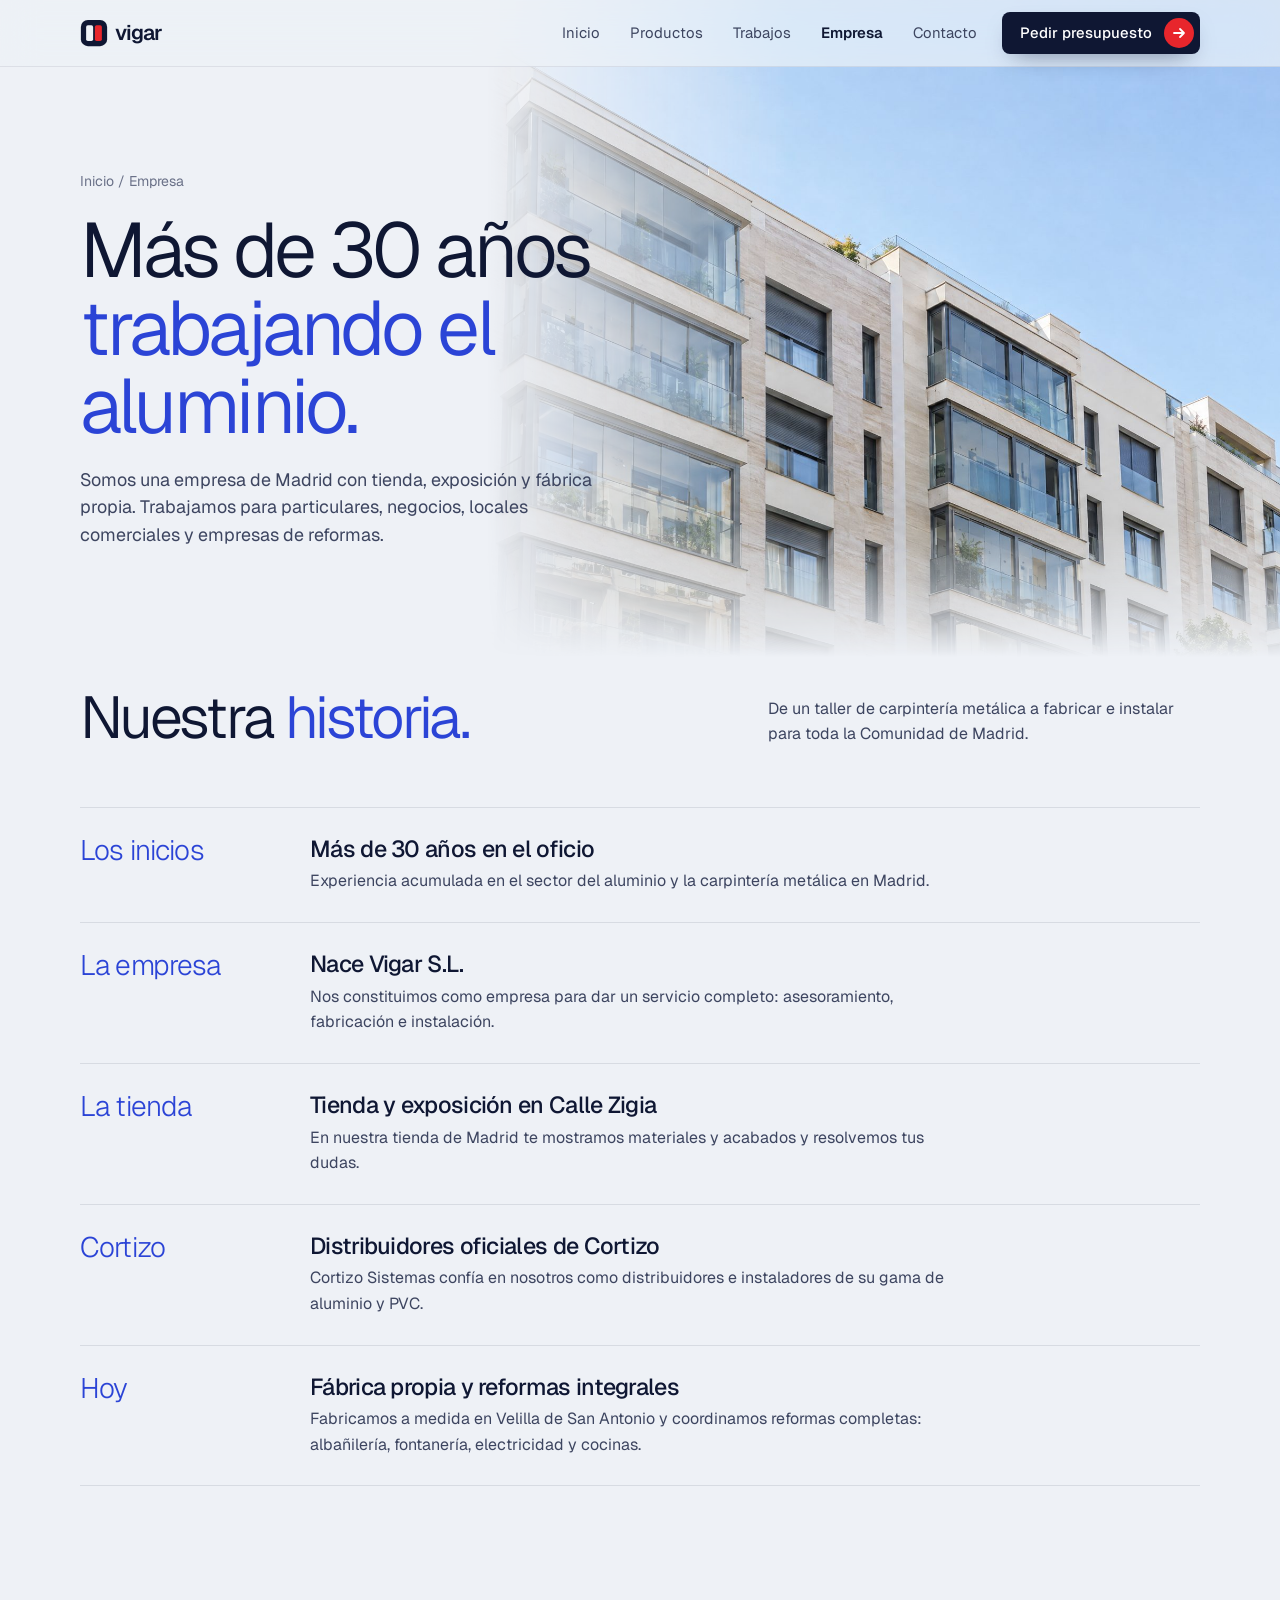
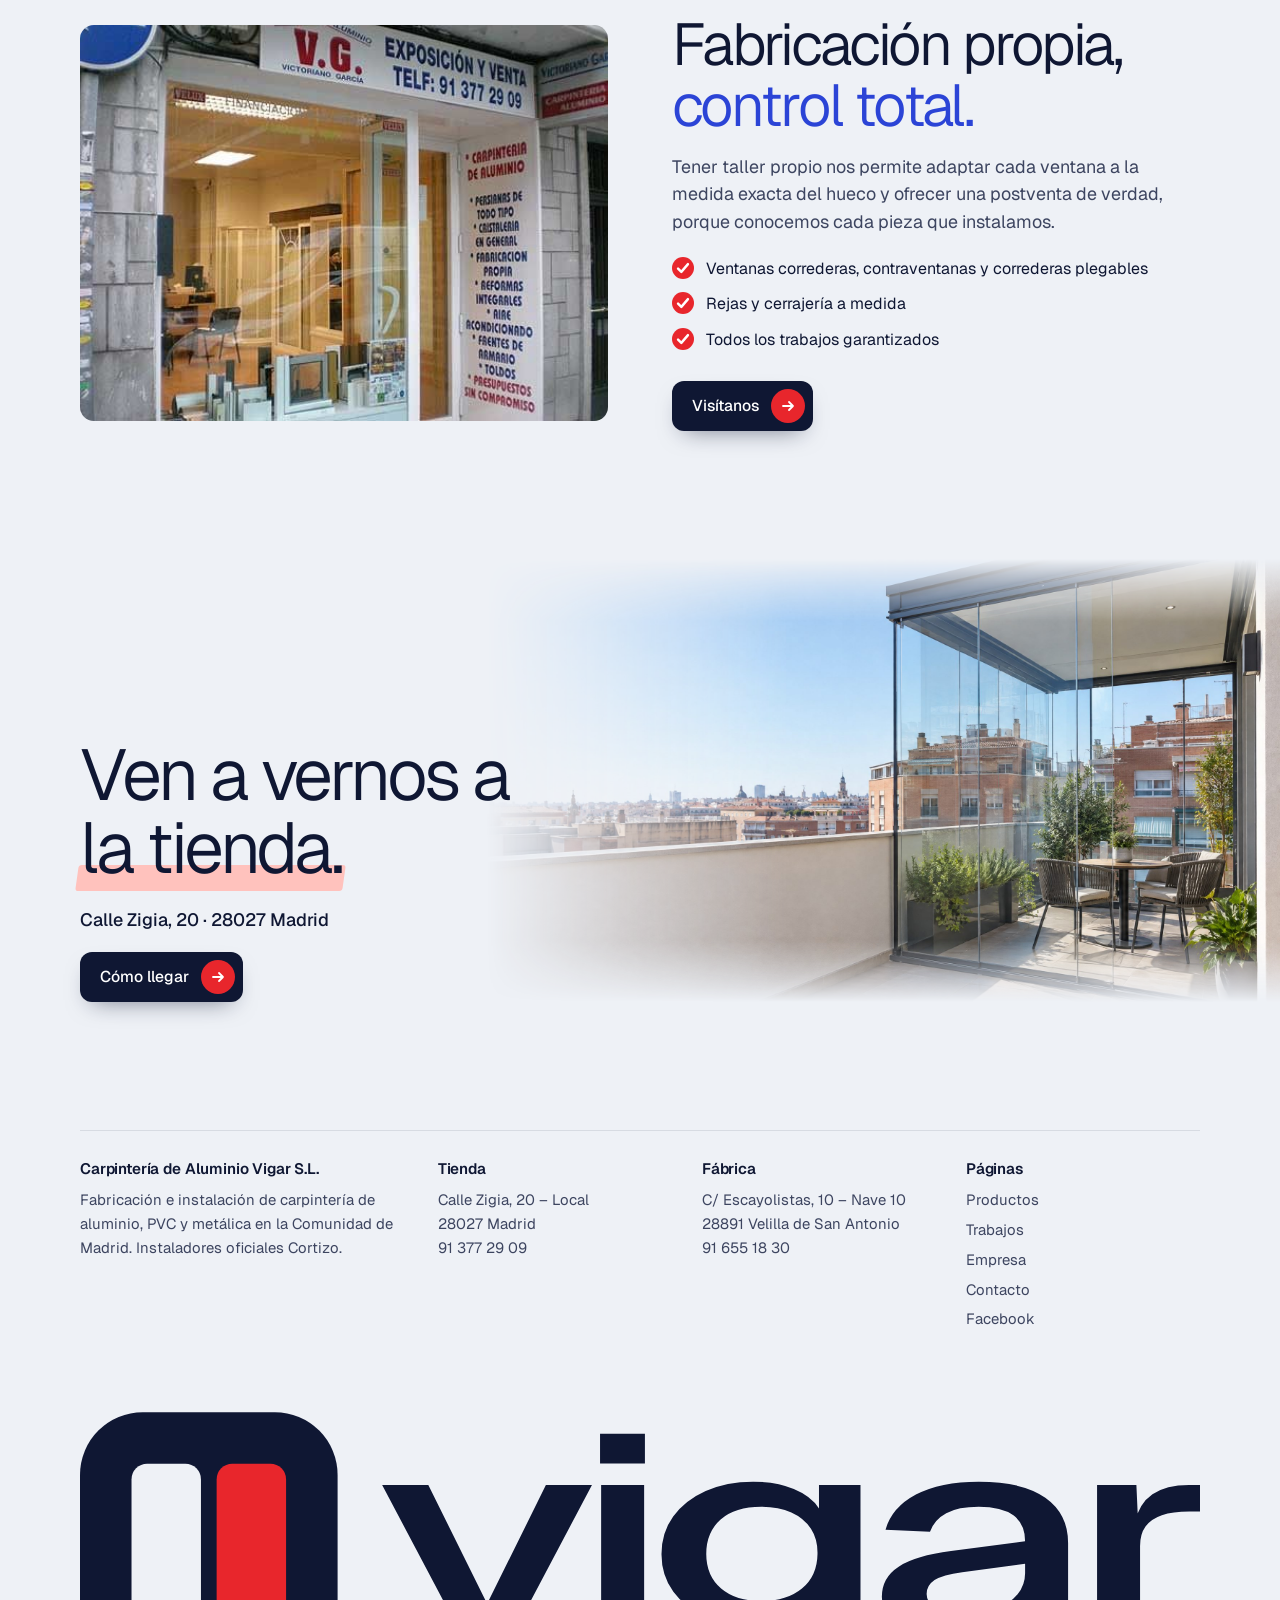
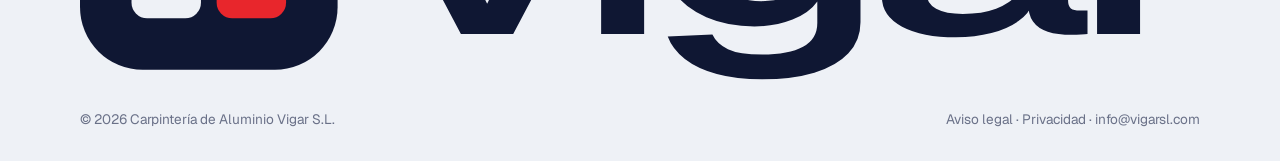
<file: empresa.html>
<!doctype html>
<html lang="es">
<head>
<meta charset="utf-8">
<meta name="viewport" content="width=device-width, initial-scale=1">
<title>Sobre Vigar · Más de 30 años en carpintería de aluminio | Madrid</title>
<meta name="description" content="Empresa de carpintería de aluminio y metálica en Madrid con tienda en Calle Zigia y fábrica propia en Velilla de San Antonio. Distribuidores oficiales Cortizo.">
<link rel="canonical" href="https://www.carpinteriaaluminiovigar.com/empresa">
<meta name="theme-color" content="#eef1f6">
<meta property="og:type" content="website">
<meta property="og:locale" content="es_ES">
<meta property="og:title" content="Sobre Vigar · Más de 30 años en carpintería de aluminio | Madrid">
<meta property="og:description" content="Empresa de carpintería de aluminio y metálica en Madrid con tienda en Calle Zigia y fábrica propia en Velilla de San Antonio. Distribuidores oficiales Cortizo.">
<meta property="og:image" content="https://www.carpinteriaaluminiovigar.com/img/gen/interior.jpg">
<link rel="icon" href="img/favicon.svg" type="image/svg+xml">
<link rel="preconnect" href="https://fonts.googleapis.com">
<link rel="preconnect" href="https://fonts.gstatic.com" crossorigin>
<link href="https://fonts.googleapis.com/css2?family=Geist:wght@200..700&display=swap" rel="stylesheet">
<link rel="stylesheet" href="styles.css">

</head>
<body>
<a class="skip" href="#main">Saltar al contenido</a>
<header class="header" id="header">
  <div class="header__bar">
    <a href="index.html" class="logo" aria-label="Vigar, carpintería de aluminio · Inicio"><svg viewBox="0 0 120 32" aria-hidden="true"><rect x="1" y="1" width="30" height="30" rx="8" fill="#0f1733"/><rect x="7" y="7" width="8" height="18" rx="2" fill="#eef1f6"/><rect x="17" y="7" width="8" height="18" rx="2" fill="#e8262c"/><text x="40" y="24" font-family="Geist, system-ui, sans-serif" font-size="24" font-weight="600" letter-spacing="-1.2" fill="#0f1733">vigar</text></svg></a>
    <nav class="nav" id="nav" aria-label="Principal">
      <a href="index.html">Inicio</a><a href="productos.html">Productos</a><a href="trabajos.html">Trabajos</a><a href="empresa.html" aria-current="page">Empresa</a><a href="contacto.html">Contacto</a>
      <a href="contacto.html" class="btn btn--sm">Pedir presupuesto <span class="arr"><svg viewBox="0 0 16 16" fill="none"><path d="M3 8h10M9 4l4 4-4 4" stroke="currentColor" stroke-width="1.8" stroke-linecap="round" stroke-linejoin="round"/></svg></span></a>
    </nav>
    <button class="burger" id="burger" aria-label="Abrir menú" aria-expanded="false" aria-controls="nav"><span></span><span></span><span></span></button>
  </div>
</header>
<main id="main">

<section class="page-hero has-right">
  <div class="photo-bg photo-right" aria-hidden="true"><img src="img/gen/fachada.jpg" alt="" fetchpriority="high"></div>
  <div class="wrap">
    <p class="crumbs"><a href="index.html">Inicio</a> / Empresa</p>
    <h1>Más de 30 años <span class="tone">trabajando el aluminio.</span></h1>
    <p class="lead">Somos una empresa de Madrid con tienda, exposición y fábrica propia. Trabajamos para particulares, negocios, locales comerciales y empresas de reformas.</p>
  </div>
</section>
<section class="section" style="padding-top:30px">
  <div class="wrap">
    <div class="head rv"><h2>Nuestra <span class="tone">historia.</span></h2><p>De un taller de carpintería metálica a fabricar e instalar para toda la Comunidad de Madrid.</p></div>
    <ol class="timeline rv">
      <li><span class="y">Los inicios</span><div><h3>Más de 30 años en el oficio</h3><p>Experiencia acumulada en el sector del aluminio y la carpintería metálica en Madrid.</p></div></li>
      <li><span class="y">La empresa</span><div><h3>Nace Vigar S.L.</h3><p>Nos constituimos como empresa para dar un servicio completo: asesoramiento, fabricación e instalación.</p></div></li>
      <li><span class="y">La tienda</span><div><h3>Tienda y exposición en Calle Zigia</h3><p>En nuestra tienda de Madrid te mostramos materiales y acabados y resolvemos tus dudas.</p></div></li>
      <li><span class="y">Cortizo</span><div><h3>Distribuidores oficiales de Cortizo</h3><p>Cortizo Sistemas confía en nosotros como distribuidores e instaladores de su gama de aluminio y PVC.</p></div></li>
      <li><span class="y">Hoy</span><div><h3>Fábrica propia y reformas integrales</h3><p>Fabricamos a medida en Velilla de San Antonio y coordinamos reformas completas: albañilería, fontanería, electricidad y cocinas.</p></div></li>
    </ol>
  </div>
</section>
<section class="section" style="padding-top:0">
  <div class="wrap split">
    <div class="rv"><img src="img/trabajos/tiendayfabrica-3.jpg" alt="Tienda y exposición de Vigar en Madrid" loading="lazy"></div>
    <div class="rv">
      <h2>Fabricación propia, <span class="tone">control total.</span></h2>
      <p class="lead" style="margin-top:18px">Tener taller propio nos permite adaptar cada ventana a la medida exacta del hueco y ofrecer una postventa de verdad, porque conocemos cada pieza que instalamos.</p>
      <ul class="ticks"><li>Ventanas correderas, contraventanas y correderas plegables</li><li>Rejas y cerrajería a medida</li><li>Todos los trabajos garantizados</li></ul>
      <a href="contacto.html" class="btn">Visítanos <span class="arr"><svg viewBox="0 0 16 16" fill="none"><path d="M3 8h10M9 4l4 4-4 4" stroke="currentColor" stroke-width="1.8" stroke-linecap="round" stroke-linejoin="round"/></svg></span></a>
    </div>
  </div>
</section>
<section class="final has-right">
  <div class="photo-bg photo-right" aria-hidden="true"><img src="img/gen/terraza.jpg" alt="" loading="lazy"></div>
  <div class="wrap"><div class="final__box rv">
    <h2>Ven a vernos a <span class="mark">la tienda.</span></h2>
    <p class="lead">Calle Zigia, 20 · 28027 Madrid</p>
    <div class="btns"><a href="contacto.html" class="btn">Cómo llegar <span class="arr"><svg viewBox="0 0 16 16" fill="none"><path d="M3 8h10M9 4l4 4-4 4" stroke="currentColor" stroke-width="1.8" stroke-linecap="round" stroke-linejoin="round"/></svg></span></a></div>
  </div></div>
</section>

</main>
<footer class="footer">
  <div class="wrap">
    <div class="footer__cols">
      <div>
        <h4>Carpintería de Aluminio Vigar S.L.</h4>
        <p>Fabricación e instalación de carpintería de aluminio, PVC y metálica en la Comunidad de Madrid. Instaladores oficiales Cortizo.</p>
      </div>
      <div>
        <h4>Tienda</h4>
        <p>Calle Zigia, 20 – Local<br>28027 Madrid<br><a href="tel:+34913772909">91 377 29 09</a></p>
      </div>
      <div>
        <h4>Fábrica</h4>
        <p>C/ Escayolistas, 10 – Nave 10<br>28891 Velilla de San Antonio<br><a href="tel:+34916551830">91 655 18 30</a></p>
      </div>
      <div>
        <h4>Páginas</h4>
        <ul><li><a href="productos.html">Productos</a></li><li><a href="trabajos.html">Trabajos</a></li><li><a href="empresa.html">Empresa</a></li><li><a href="contacto.html">Contacto</a></li><li><a href="https://www.facebook.com/VIGARSL" target="_blank" rel="noopener">Facebook</a></li></ul>
      </div>
    </div>
    <svg class="biglogo" viewBox="0 0 1000 250" role="img" aria-label="Vigar">
      <rect x="0" y="10" width="230" height="230" rx="56" fill="#0f1733"/>
      <rect x="46" y="56" width="62" height="138" rx="14" fill="#eef1f6"/>
      <rect x="122" y="56" width="62" height="138" rx="14" fill="#e8262c"/>
      <text x="262" y="208" font-family="Geist, system-ui, sans-serif" font-size="250" font-weight="500" letter-spacing="-16" fill="#0f1733" textLength="738" lengthAdjust="spacingAndGlyphs">vigar</text>
    </svg>
    <div class="footer__legal">
      <span>© <span data-year>2026</span> Carpintería de Aluminio Vigar S.L.</span>
      <span><a href="aviso-legal.html">Aviso legal</a> · <a href="privacidad.html">Privacidad</a> · <a href="mailto:info@vigarsl.com">info@vigarsl.com</a></span>
    </div>
  </div>
</footer>
<script src="script.js" defer></script>
</body>
</html>
</file>
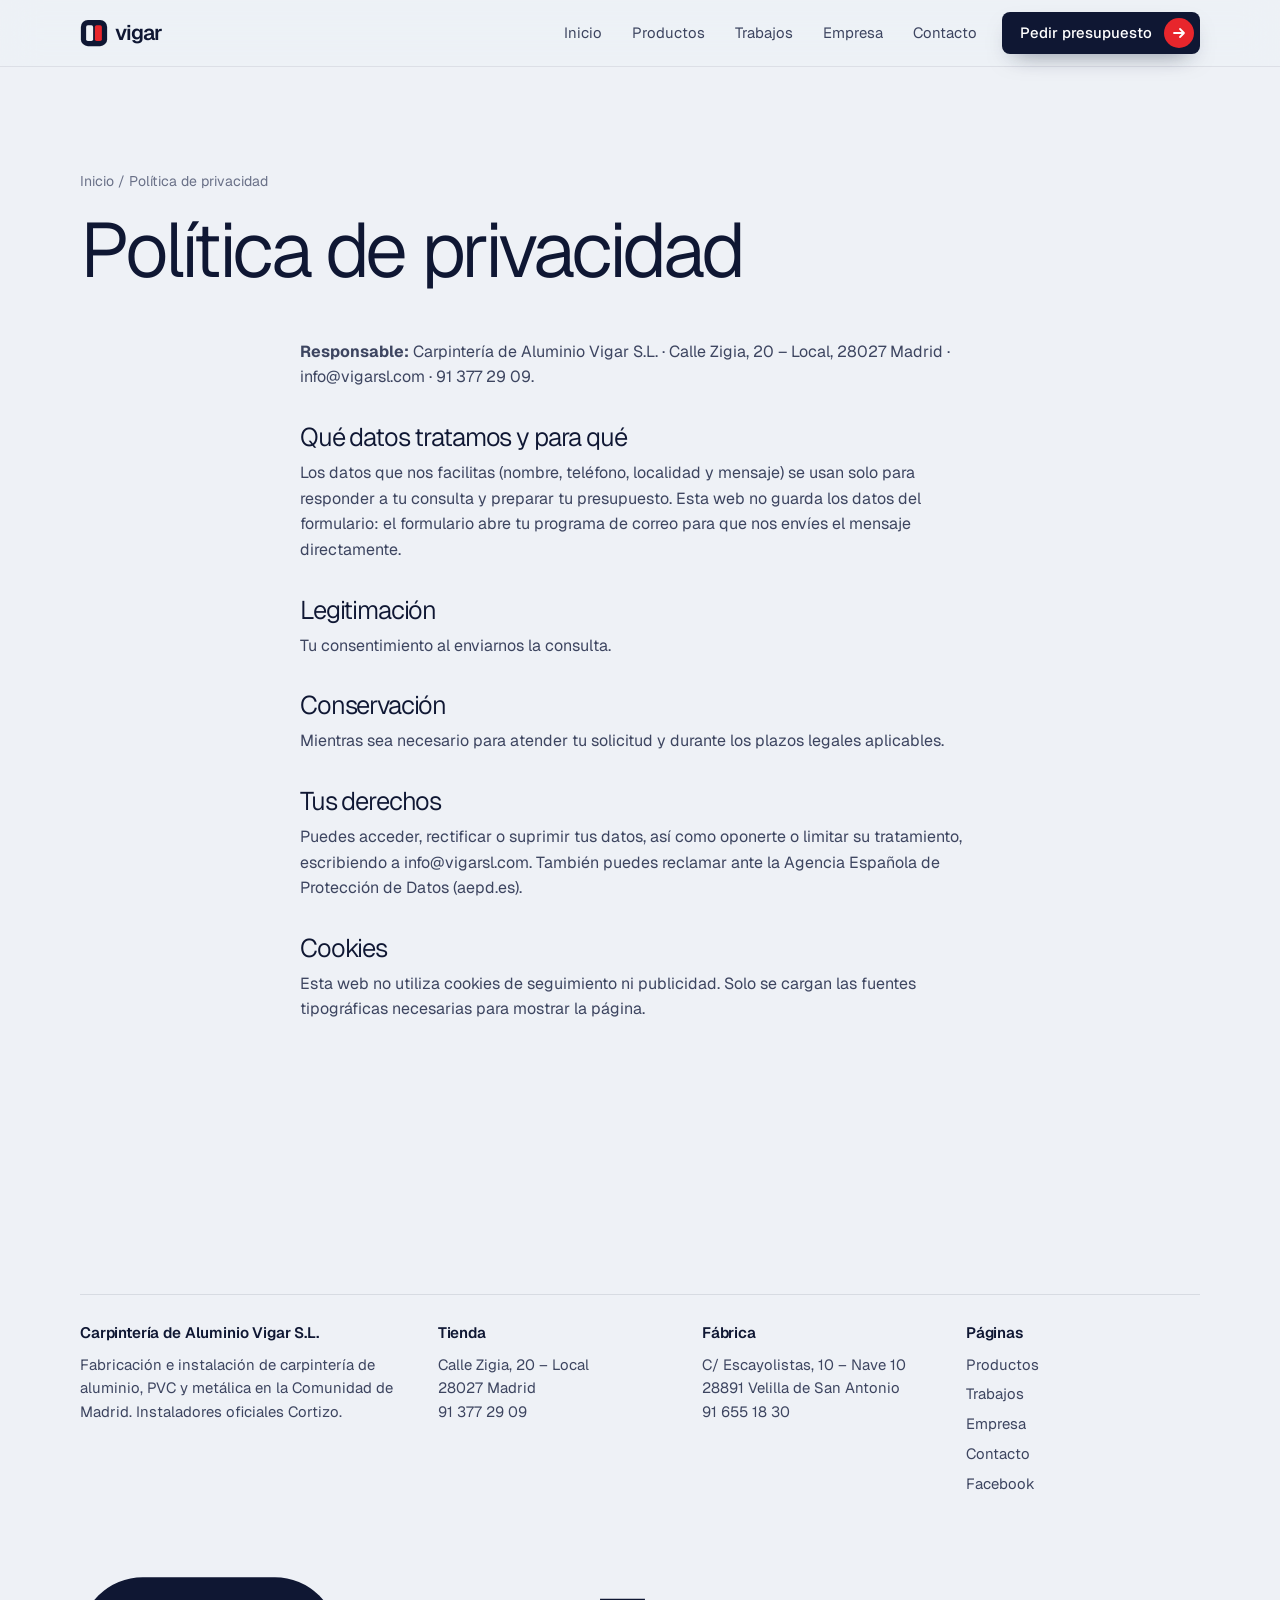
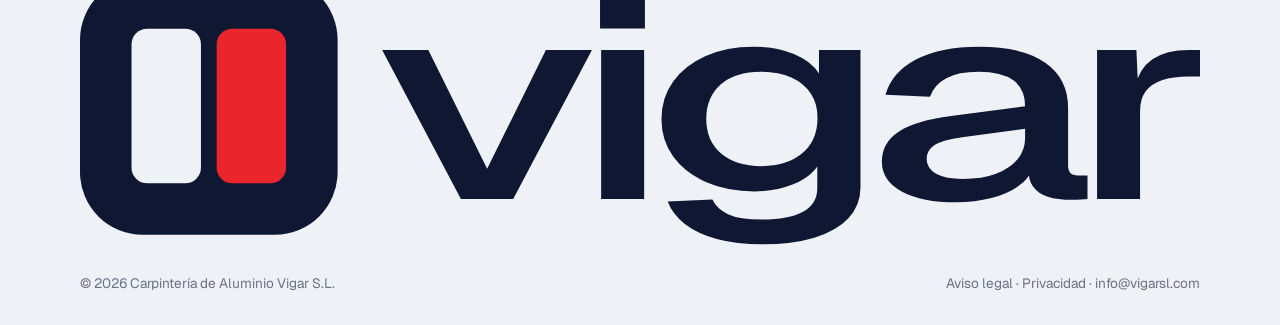
<file: privacidad.html>
<!doctype html>
<html lang="es">
<head>
<meta charset="utf-8">
<meta name="viewport" content="width=device-width, initial-scale=1">
<title>Política de privacidad | Vigar</title>
<meta name="description" content="Política de privacidad de Carpintería de Aluminio Vigar S.L.">
<link rel="canonical" href="https://www.carpinteriaaluminiovigar.com/privacidad">
<meta name="theme-color" content="#eef1f6">
<meta property="og:type" content="website">
<meta property="og:locale" content="es_ES">
<meta property="og:title" content="Política de privacidad | Vigar">
<meta property="og:description" content="Política de privacidad de Carpintería de Aluminio Vigar S.L.">
<meta property="og:image" content="https://www.carpinteriaaluminiovigar.com/img/gen/interior.jpg">
<link rel="icon" href="img/favicon.svg" type="image/svg+xml">
<link rel="preconnect" href="https://fonts.googleapis.com">
<link rel="preconnect" href="https://fonts.gstatic.com" crossorigin>
<link href="https://fonts.googleapis.com/css2?family=Geist:wght@200..700&display=swap" rel="stylesheet">
<link rel="stylesheet" href="styles.css">
<meta name="robots" content="noindex">
</head>
<body>
<a class="skip" href="#main">Saltar al contenido</a>
<header class="header" id="header">
  <div class="header__bar">
    <a href="index.html" class="logo" aria-label="Vigar, carpintería de aluminio · Inicio"><svg viewBox="0 0 120 32" aria-hidden="true"><rect x="1" y="1" width="30" height="30" rx="8" fill="#0f1733"/><rect x="7" y="7" width="8" height="18" rx="2" fill="#eef1f6"/><rect x="17" y="7" width="8" height="18" rx="2" fill="#e8262c"/><text x="40" y="24" font-family="Geist, system-ui, sans-serif" font-size="24" font-weight="600" letter-spacing="-1.2" fill="#0f1733">vigar</text></svg></a>
    <nav class="nav" id="nav" aria-label="Principal">
      <a href="index.html">Inicio</a><a href="productos.html">Productos</a><a href="trabajos.html">Trabajos</a><a href="empresa.html">Empresa</a><a href="contacto.html">Contacto</a>
      <a href="contacto.html" class="btn btn--sm">Pedir presupuesto <span class="arr"><svg viewBox="0 0 16 16" fill="none"><path d="M3 8h10M9 4l4 4-4 4" stroke="currentColor" stroke-width="1.8" stroke-linecap="round" stroke-linejoin="round"/></svg></span></a>
    </nav>
    <button class="burger" id="burger" aria-label="Abrir menú" aria-expanded="false" aria-controls="nav"><span></span><span></span><span></span></button>
  </div>
</header>
<main id="main">

<section class="page-hero" style="min-height:auto;padding-bottom:30px"><div class="wrap"><p class="crumbs"><a href="index.html">Inicio</a> / Política de privacidad</p><h1>Política de privacidad</h1></div></section>
<section class="section" style="padding-top:20px"><div class="wrap legal">
<p><strong>Responsable:</strong> Carpintería de Aluminio Vigar S.L. · Calle Zigia, 20 – Local, 28027 Madrid · info@vigarsl.com · 91 377 29 09.</p>
<h2>Qué datos tratamos y para qué</h2>
<p>Los datos que nos facilitas (nombre, teléfono, localidad y mensaje) se usan solo para responder a tu consulta y preparar tu presupuesto. Esta web no guarda los datos del formulario: el formulario abre tu programa de correo para que nos envíes el mensaje directamente.</p>
<h2>Legitimación</h2><p>Tu consentimiento al enviarnos la consulta.</p>
<h2>Conservación</h2><p>Mientras sea necesario para atender tu solicitud y durante los plazos legales aplicables.</p>
<h2>Tus derechos</h2><p>Puedes acceder, rectificar o suprimir tus datos, así como oponerte o limitar su tratamiento, escribiendo a info@vigarsl.com. También puedes reclamar ante la Agencia Española de Protección de Datos (aepd.es).</p>
<h2>Cookies</h2><p>Esta web no utiliza cookies de seguimiento ni publicidad. Solo se cargan las fuentes tipográficas necesarias para mostrar la página.</p></div></section>
</main>
<footer class="footer">
  <div class="wrap">
    <div class="footer__cols">
      <div>
        <h4>Carpintería de Aluminio Vigar S.L.</h4>
        <p>Fabricación e instalación de carpintería de aluminio, PVC y metálica en la Comunidad de Madrid. Instaladores oficiales Cortizo.</p>
      </div>
      <div>
        <h4>Tienda</h4>
        <p>Calle Zigia, 20 – Local<br>28027 Madrid<br><a href="tel:+34913772909">91 377 29 09</a></p>
      </div>
      <div>
        <h4>Fábrica</h4>
        <p>C/ Escayolistas, 10 – Nave 10<br>28891 Velilla de San Antonio<br><a href="tel:+34916551830">91 655 18 30</a></p>
      </div>
      <div>
        <h4>Páginas</h4>
        <ul><li><a href="productos.html">Productos</a></li><li><a href="trabajos.html">Trabajos</a></li><li><a href="empresa.html">Empresa</a></li><li><a href="contacto.html">Contacto</a></li><li><a href="https://www.facebook.com/VIGARSL" target="_blank" rel="noopener">Facebook</a></li></ul>
      </div>
    </div>
    <svg class="biglogo" viewBox="0 0 1000 250" role="img" aria-label="Vigar">
      <rect x="0" y="10" width="230" height="230" rx="56" fill="#0f1733"/>
      <rect x="46" y="56" width="62" height="138" rx="14" fill="#eef1f6"/>
      <rect x="122" y="56" width="62" height="138" rx="14" fill="#e8262c"/>
      <text x="262" y="208" font-family="Geist, system-ui, sans-serif" font-size="250" font-weight="500" letter-spacing="-16" fill="#0f1733" textLength="738" lengthAdjust="spacingAndGlyphs">vigar</text>
    </svg>
    <div class="footer__legal">
      <span>© <span data-year>2026</span> Carpintería de Aluminio Vigar S.L.</span>
      <span><a href="aviso-legal.html">Aviso legal</a> · <a href="privacidad.html">Privacidad</a> · <a href="mailto:info@vigarsl.com">info@vigarsl.com</a></span>
    </div>
  </div>
</footer>
<script src="script.js" defer></script>
</body>
</html>
</file>
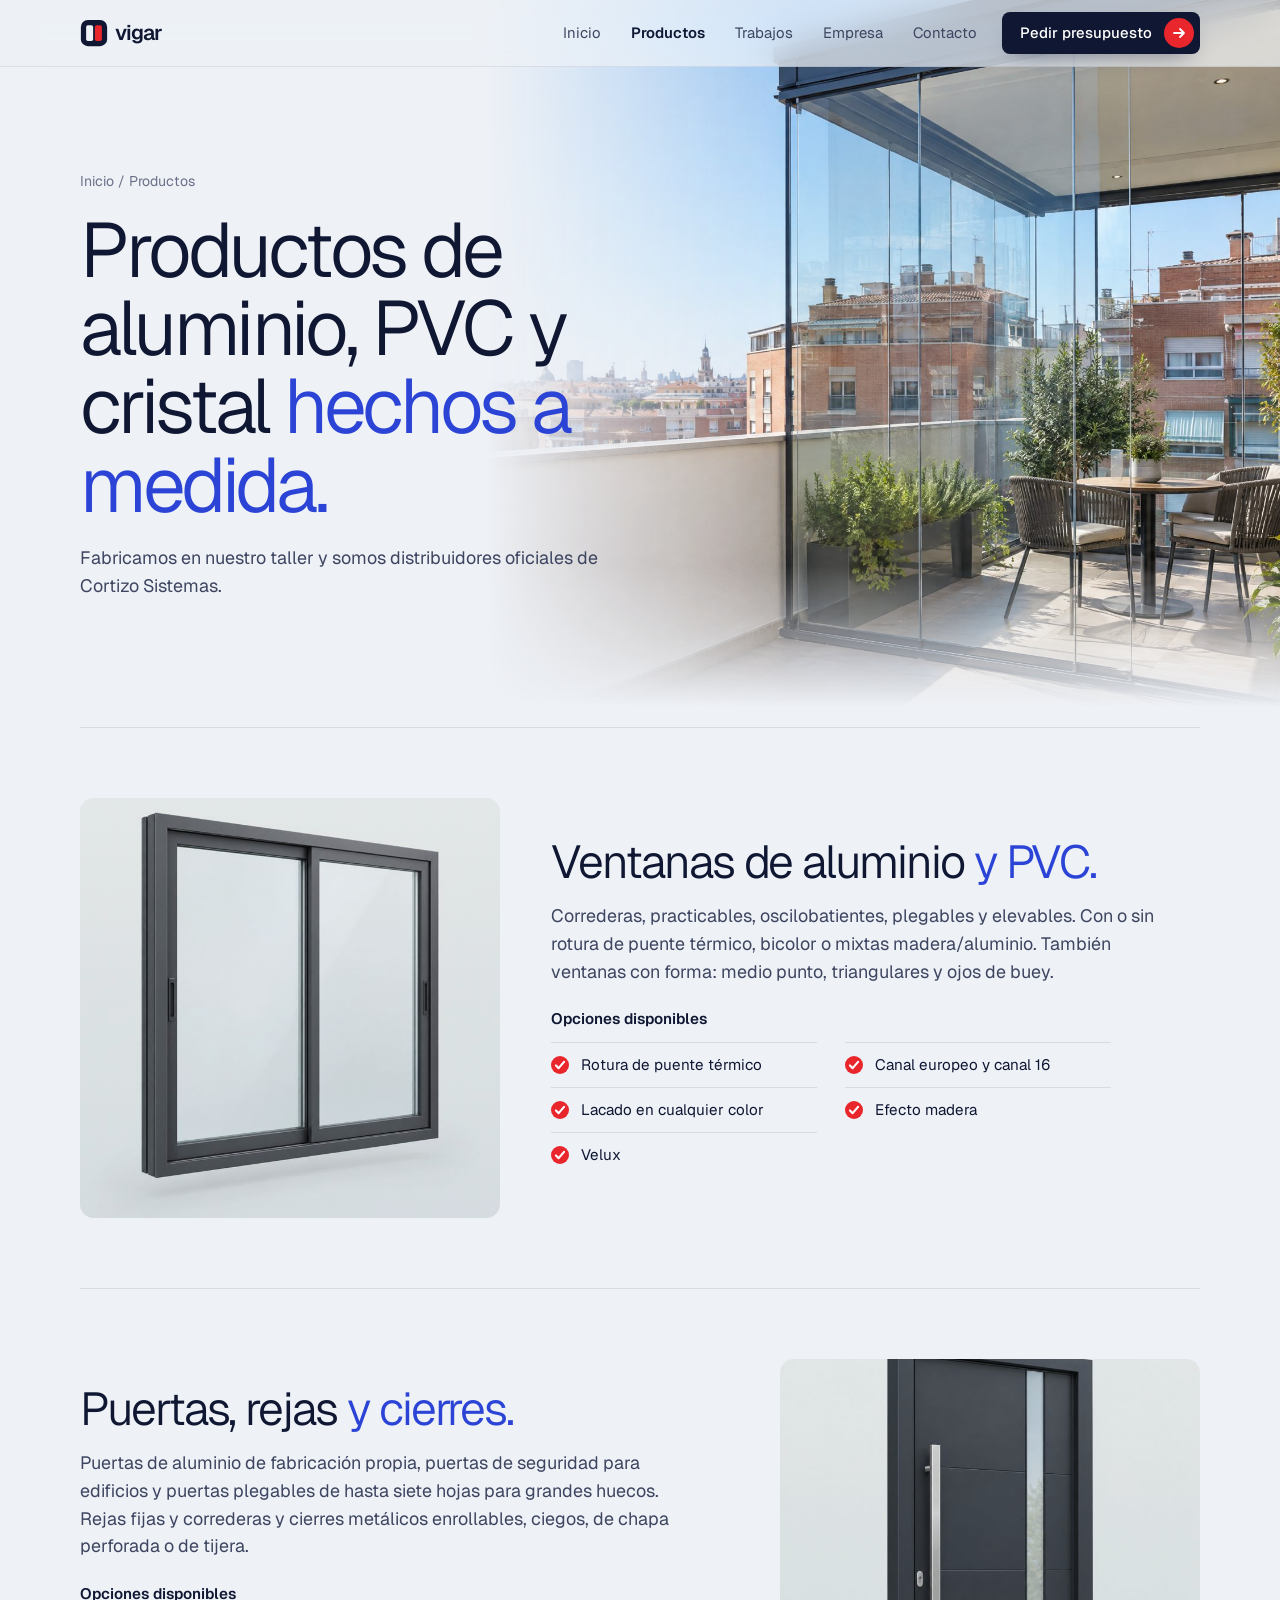
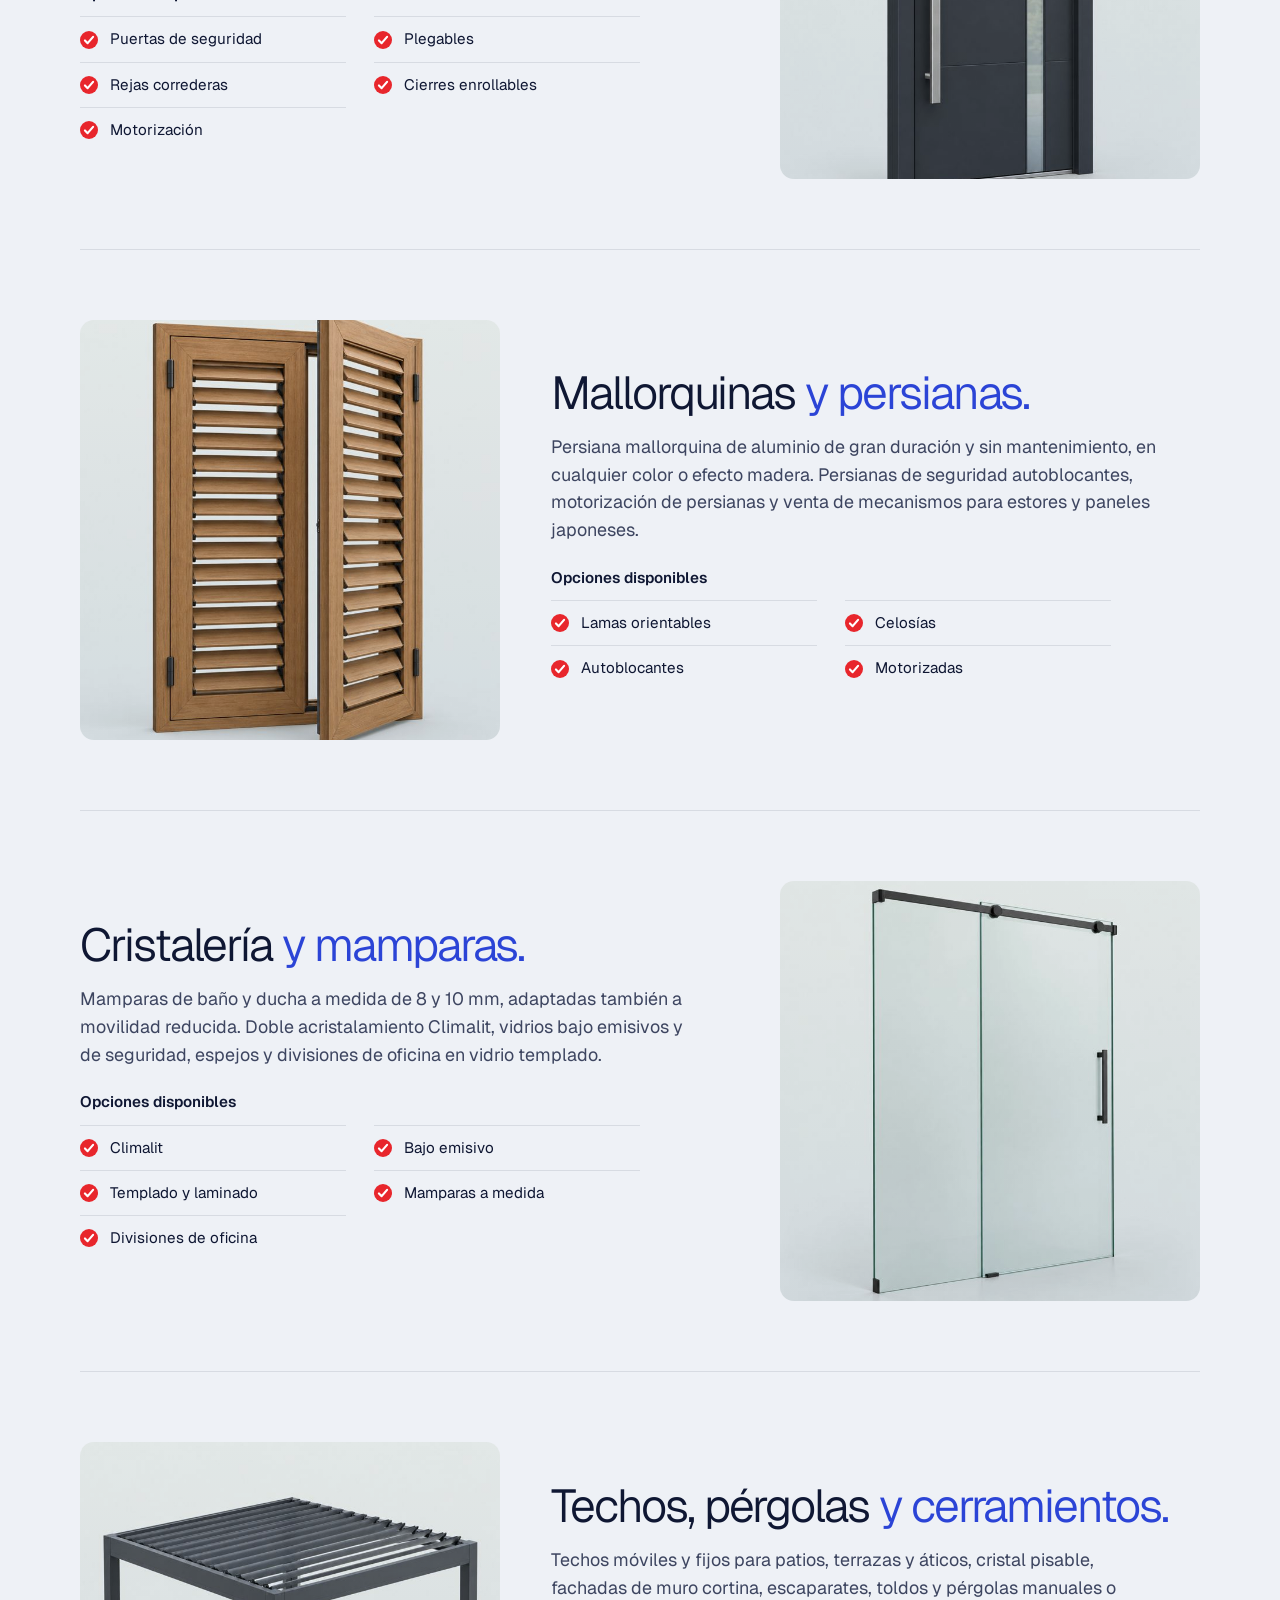
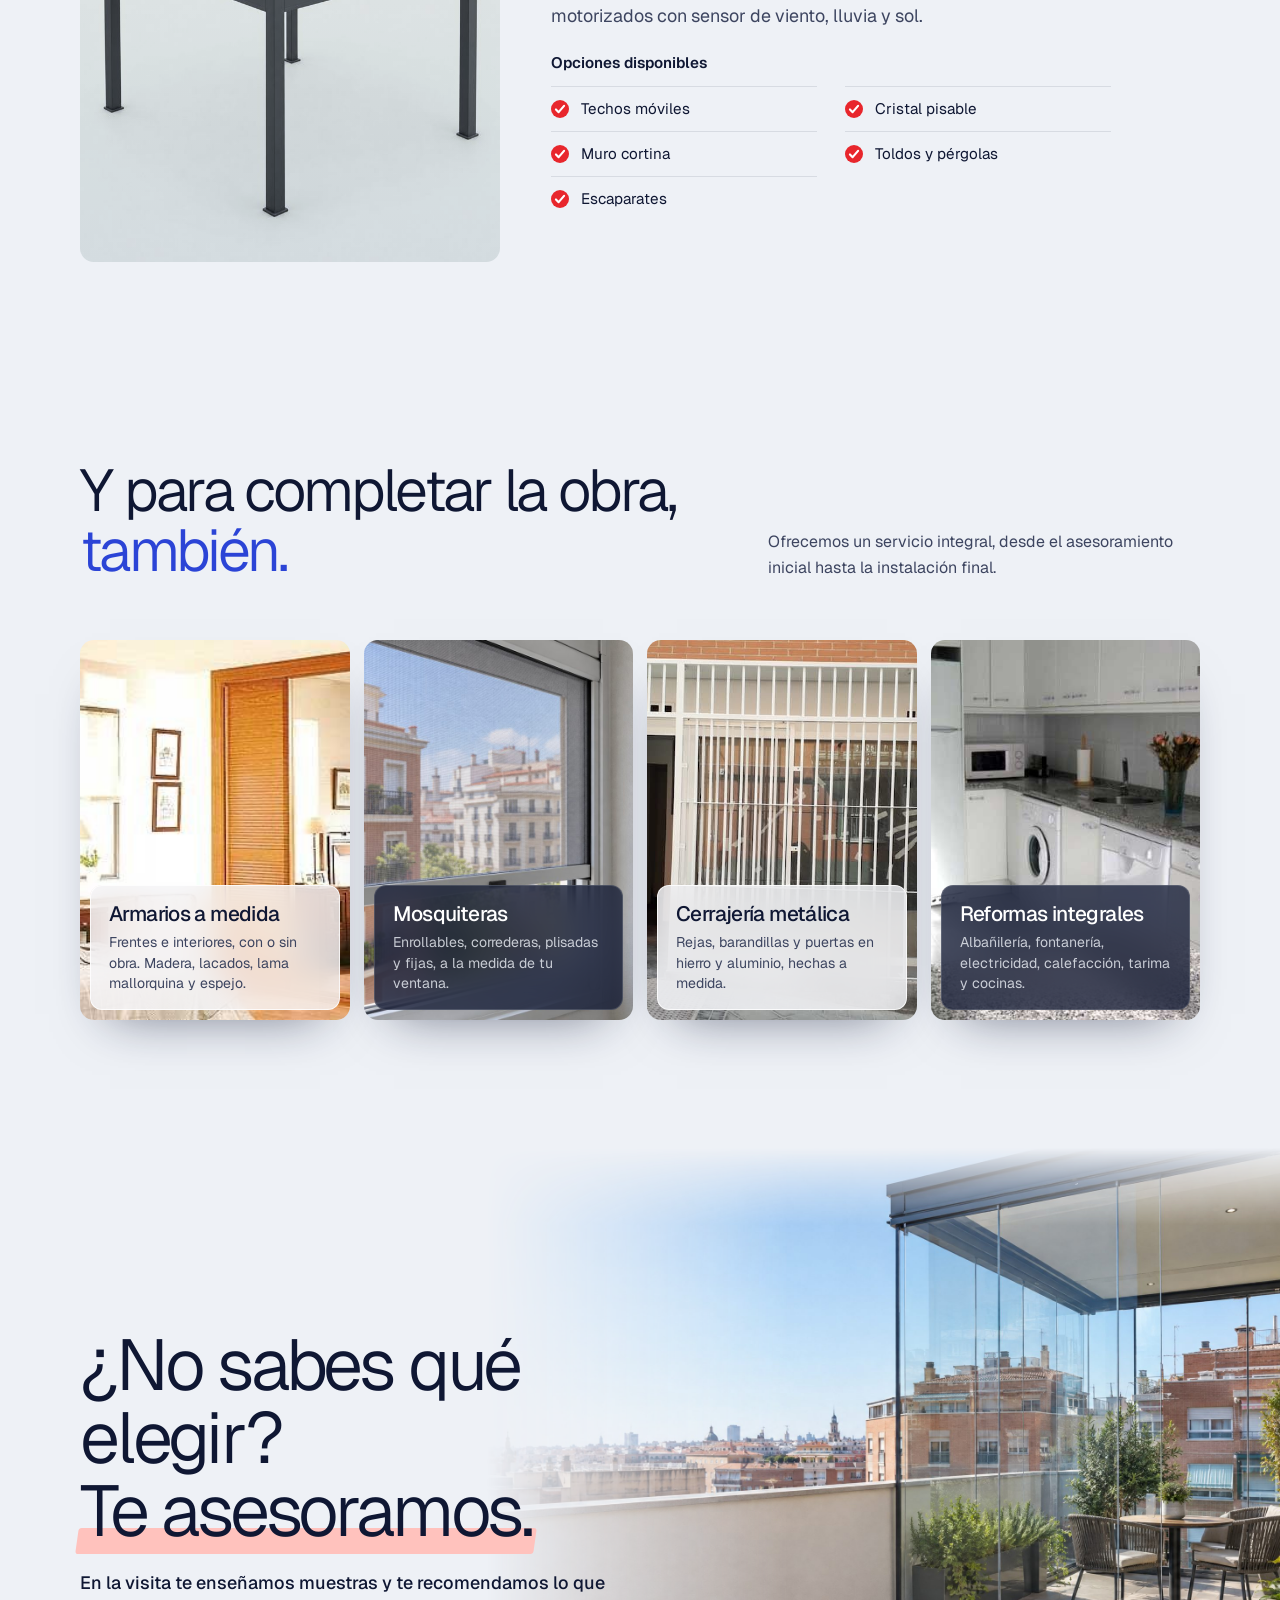
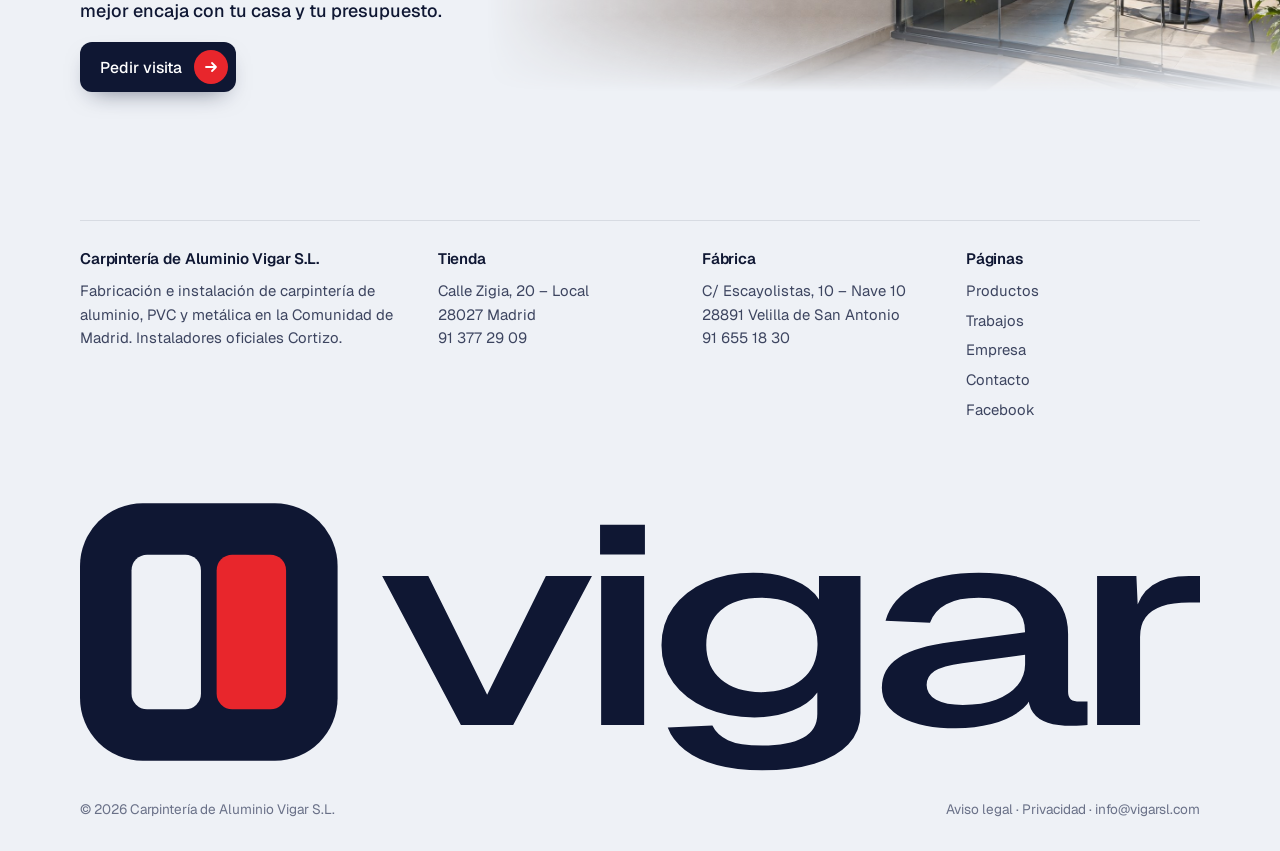
<file: productos.html>
<!doctype html>
<html lang="es">
<head>
<meta charset="utf-8">
<meta name="viewport" content="width=device-width, initial-scale=1">
<title>Ventanas de aluminio, PVC, puertas y mamparas en Madrid | Vigar</title>
<meta name="description" content="Ventanas correderas y oscilobatientes con rotura de puente térmico, puertas de seguridad, mallorquinas, mamparas, techos móviles y pérgolas. Fabricación propia en Madrid.">
<link rel="canonical" href="https://www.carpinteriaaluminiovigar.com/productos">
<meta name="theme-color" content="#eef1f6">
<meta property="og:type" content="website">
<meta property="og:locale" content="es_ES">
<meta property="og:title" content="Ventanas de aluminio, PVC, puertas y mamparas en Madrid | Vigar">
<meta property="og:description" content="Ventanas correderas y oscilobatientes con rotura de puente térmico, puertas de seguridad, mallorquinas, mamparas, techos móviles y pérgolas. Fabricación propia en Madrid.">
<meta property="og:image" content="https://www.carpinteriaaluminiovigar.com/img/gen/interior.jpg">
<link rel="icon" href="img/favicon.svg" type="image/svg+xml">
<link rel="preconnect" href="https://fonts.googleapis.com">
<link rel="preconnect" href="https://fonts.gstatic.com" crossorigin>
<link href="https://fonts.googleapis.com/css2?family=Geist:wght@200..700&display=swap" rel="stylesheet">
<link rel="stylesheet" href="styles.css">

</head>
<body>
<a class="skip" href="#main">Saltar al contenido</a>
<header class="header" id="header">
  <div class="header__bar">
    <a href="index.html" class="logo" aria-label="Vigar, carpintería de aluminio · Inicio"><svg viewBox="0 0 120 32" aria-hidden="true"><rect x="1" y="1" width="30" height="30" rx="8" fill="#0f1733"/><rect x="7" y="7" width="8" height="18" rx="2" fill="#eef1f6"/><rect x="17" y="7" width="8" height="18" rx="2" fill="#e8262c"/><text x="40" y="24" font-family="Geist, system-ui, sans-serif" font-size="24" font-weight="600" letter-spacing="-1.2" fill="#0f1733">vigar</text></svg></a>
    <nav class="nav" id="nav" aria-label="Principal">
      <a href="index.html">Inicio</a><a href="productos.html" aria-current="page">Productos</a><a href="trabajos.html">Trabajos</a><a href="empresa.html">Empresa</a><a href="contacto.html">Contacto</a>
      <a href="contacto.html" class="btn btn--sm">Pedir presupuesto <span class="arr"><svg viewBox="0 0 16 16" fill="none"><path d="M3 8h10M9 4l4 4-4 4" stroke="currentColor" stroke-width="1.8" stroke-linecap="round" stroke-linejoin="round"/></svg></span></a>
    </nav>
    <button class="burger" id="burger" aria-label="Abrir menú" aria-expanded="false" aria-controls="nav"><span></span><span></span><span></span></button>
  </div>
</header>
<main id="main">

<section class="page-hero has-right">
  <div class="photo-bg photo-right photo-window" aria-hidden="true"><img src="img/gen/terraza.jpg" alt="" fetchpriority="high"></div>
  <div class="wrap">
    <p class="crumbs"><a href="index.html">Inicio</a> / Productos</p>
    <h1>Productos de aluminio, PVC y cristal <span class="tone">hechos a medida.</span></h1>
    <p class="lead">Fabricamos en nuestro taller y somos distribuidores oficiales de Cortizo Sistemas.</p>
  </div>
</section>
<section class="section" style="padding-top:20px">
  <div class="wrap">
  
  <article class="pdetail rv" id="ventanas">
    <div class="pdetail__img"><img src="img/gen/r-corredera.jpg" alt="Render de ventanas de aluminio" loading="lazy" width="800" height="800"></div>
    <div>
      <h2>Ventanas de aluminio <span class="tone">y PVC.</span></h2>
      <p class="lead">Correderas, practicables, oscilobatientes, plegables y elevables. Con o sin rotura de puente térmico, bicolor o mixtas madera/aluminio. También ventanas con forma: medio punto, triangulares y ojos de buey.</p>
      <p class="opts__t">Opciones disponibles</p>
      <ul class="opts"><li>Rotura de puente térmico</li><li>Canal europeo y canal 16</li><li>Lacado en cualquier color</li><li>Efecto madera</li><li>Velux</li></ul>
    </div>
  </article>
  
  <article class="pdetail rv" id="puertas">
    <div class="pdetail__img"><img src="img/gen/r-puerta.jpg" alt="Render de puertas, rejas" loading="lazy" width="800" height="800"></div>
    <div>
      <h2>Puertas, rejas <span class="tone">y cierres.</span></h2>
      <p class="lead">Puertas de aluminio de fabricación propia, puertas de seguridad para edificios y puertas plegables de hasta siete hojas para grandes huecos. Rejas fijas y correderas y cierres metálicos enrollables, ciegos, de chapa perforada o de tijera.</p>
      <p class="opts__t">Opciones disponibles</p>
      <ul class="opts"><li>Puertas de seguridad</li><li>Plegables</li><li>Rejas correderas</li><li>Cierres enrollables</li><li>Motorización</li></ul>
    </div>
  </article>
  
  <article class="pdetail rv" id="mallorquinas">
    <div class="pdetail__img"><img src="img/gen/r-mallorquina.jpg" alt="Render de mallorquinas" loading="lazy" width="800" height="800"></div>
    <div>
      <h2>Mallorquinas <span class="tone">y persianas.</span></h2>
      <p class="lead">Persiana mallorquina de aluminio de gran duración y sin mantenimiento, en cualquier color o efecto madera. Persianas de seguridad autoblocantes, motorización de persianas y venta de mecanismos para estores y paneles japoneses.</p>
      <p class="opts__t">Opciones disponibles</p>
      <ul class="opts"><li>Lamas orientables</li><li>Celosías</li><li>Autoblocantes</li><li>Motorizadas</li></ul>
    </div>
  </article>
  
  <article class="pdetail rv" id="cristal">
    <div class="pdetail__img"><img src="img/gen/r-mampara.jpg" alt="Render de cristalería" loading="lazy" width="800" height="800"></div>
    <div>
      <h2>Cristalería <span class="tone">y mamparas.</span></h2>
      <p class="lead">Mamparas de baño y ducha a medida de 8 y 10 mm, adaptadas también a movilidad reducida. Doble acristalamiento Climalit, vidrios bajo emisivos y de seguridad, espejos y divisiones de oficina en vidrio templado.</p>
      <p class="opts__t">Opciones disponibles</p>
      <ul class="opts"><li>Climalit</li><li>Bajo emisivo</li><li>Templado y laminado</li><li>Mamparas a medida</li><li>Divisiones de oficina</li></ul>
    </div>
  </article>
  
  <article class="pdetail rv" id="cerramientos">
    <div class="pdetail__img"><img src="img/gen/r-pergola.jpg" alt="Render de techos, pérgolas" loading="lazy" width="800" height="800"></div>
    <div>
      <h2>Techos, pérgolas <span class="tone">y cerramientos.</span></h2>
      <p class="lead">Techos móviles y fijos para patios, terrazas y áticos, cristal pisable, fachadas de muro cortina, escaparates, toldos y pérgolas manuales o motorizados con sensor de viento, lluvia y sol.</p>
      <p class="opts__t">Opciones disponibles</p>
      <ul class="opts"><li>Techos móviles</li><li>Cristal pisable</li><li>Muro cortina</li><li>Toldos y pérgolas</li><li>Escaparates</li></ul>
    </div>
  </article>
  </div>
</section>
<section class="section" style="padding-top:0">
  <div class="wrap">
    <div class="head rv"><h2>Y para completar la obra, <span class="tone">también.</span></h2><p>Ofrecemos un servicio integral, desde el asesoramiento inicial hasta la instalación final.</p></div>
    <div class="more rv">
      <article class="more__c"><img src="img/trabajos/armarios-1.jpg" alt="Armario empotrado a medida" loading="lazy"><div class="more__g more__g--light"><h3>Armarios a medida</h3><p>Frentes e interiores, con o sin obra. Madera, lacados, lama mallorquina y espejo.</p></div></article>
      <article class="more__c"><img src="img/gen/mosquitera.jpg" alt="Mosquitera enrollable en ventana de aluminio" loading="lazy"><div class="more__g more__g--dark"><h3>Mosquiteras</h3><p>Enrollables, correderas, plisadas y fijas, a la medida de tu ventana.</p></div></article>
      <article class="more__c"><img src="img/trabajos/jun21-g-reja-corredera-5.jpg" alt="Reja corredera metálica" loading="lazy"><div class="more__g more__g--light"><h3>Cerrajería metálica</h3><p>Rejas, barandillas y puertas en hierro y aluminio, hechas a medida.</p></div></article>
      <article class="more__c"><img src="img/trabajos/reformas-1.jpg" alt="Cocina reformada" loading="lazy"><div class="more__g more__g--dark"><h3>Reformas integrales</h3><p>Albañilería, fontanería, electricidad, calefacción, tarima y cocinas.</p></div></article>
    </div>
  </div>
</section>
<section class="final has-right">
  <div class="photo-bg photo-right" aria-hidden="true"><img src="img/gen/terraza.jpg" alt="" loading="lazy"></div>
  <div class="wrap"><div class="final__box rv">
    <h2>¿No sabes qué elegir? <span class="mark">Te asesoramos.</span></h2>
    <p class="lead">En la visita te enseñamos muestras y te recomendamos lo que mejor encaja con tu casa y tu presupuesto.</p>
    <div class="btns"><a href="contacto.html" class="btn">Pedir visita <span class="arr"><svg viewBox="0 0 16 16" fill="none"><path d="M3 8h10M9 4l4 4-4 4" stroke="currentColor" stroke-width="1.8" stroke-linecap="round" stroke-linejoin="round"/></svg></span></a></div>
  </div></div>
</section>

</main>
<footer class="footer">
  <div class="wrap">
    <div class="footer__cols">
      <div>
        <h4>Carpintería de Aluminio Vigar S.L.</h4>
        <p>Fabricación e instalación de carpintería de aluminio, PVC y metálica en la Comunidad de Madrid. Instaladores oficiales Cortizo.</p>
      </div>
      <div>
        <h4>Tienda</h4>
        <p>Calle Zigia, 20 – Local<br>28027 Madrid<br><a href="tel:+34913772909">91 377 29 09</a></p>
      </div>
      <div>
        <h4>Fábrica</h4>
        <p>C/ Escayolistas, 10 – Nave 10<br>28891 Velilla de San Antonio<br><a href="tel:+34916551830">91 655 18 30</a></p>
      </div>
      <div>
        <h4>Páginas</h4>
        <ul><li><a href="productos.html">Productos</a></li><li><a href="trabajos.html">Trabajos</a></li><li><a href="empresa.html">Empresa</a></li><li><a href="contacto.html">Contacto</a></li><li><a href="https://www.facebook.com/VIGARSL" target="_blank" rel="noopener">Facebook</a></li></ul>
      </div>
    </div>
    <svg class="biglogo" viewBox="0 0 1000 250" role="img" aria-label="Vigar">
      <rect x="0" y="10" width="230" height="230" rx="56" fill="#0f1733"/>
      <rect x="46" y="56" width="62" height="138" rx="14" fill="#eef1f6"/>
      <rect x="122" y="56" width="62" height="138" rx="14" fill="#e8262c"/>
      <text x="262" y="208" font-family="Geist, system-ui, sans-serif" font-size="250" font-weight="500" letter-spacing="-16" fill="#0f1733" textLength="738" lengthAdjust="spacingAndGlyphs">vigar</text>
    </svg>
    <div class="footer__legal">
      <span>© <span data-year>2026</span> Carpintería de Aluminio Vigar S.L.</span>
      <span><a href="aviso-legal.html">Aviso legal</a> · <a href="privacidad.html">Privacidad</a> · <a href="mailto:info@vigarsl.com">info@vigarsl.com</a></span>
    </div>
  </div>
</footer>
<script src="script.js" defer></script>
</body>
</html>
</file>
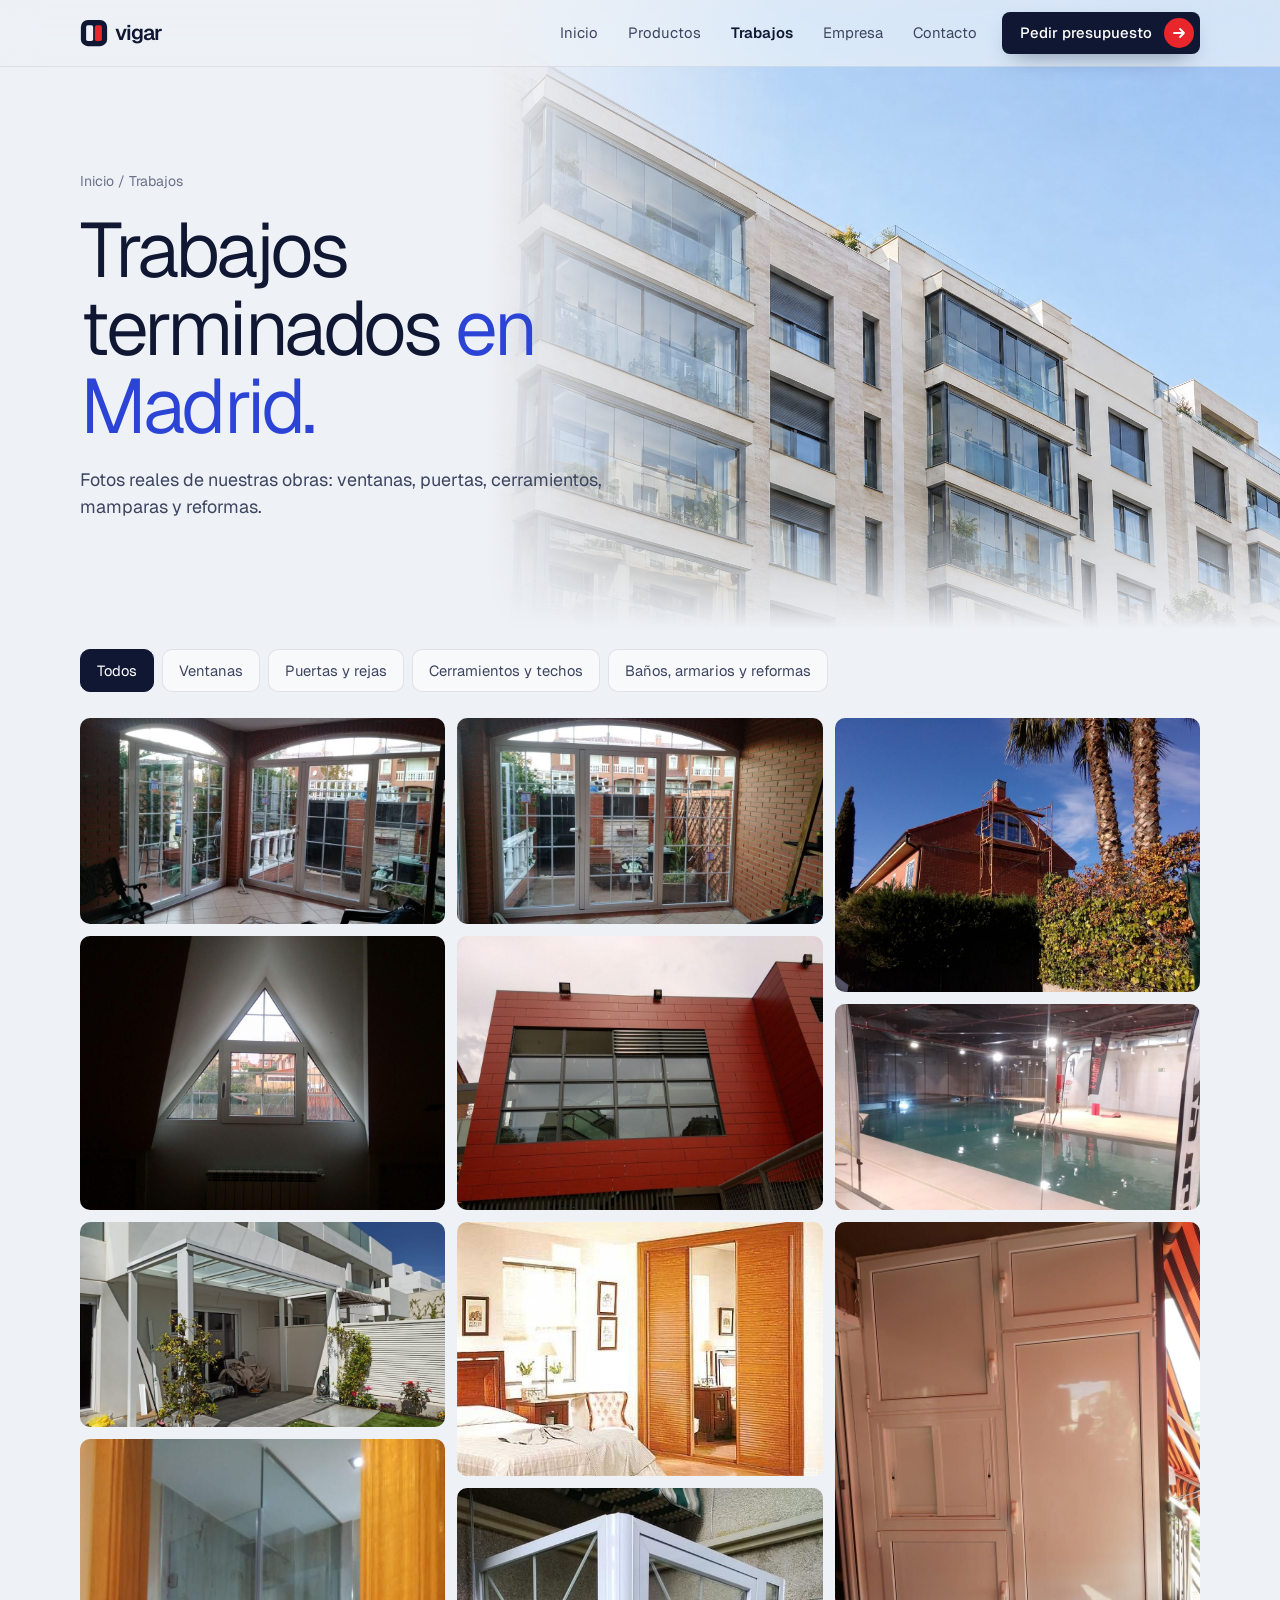
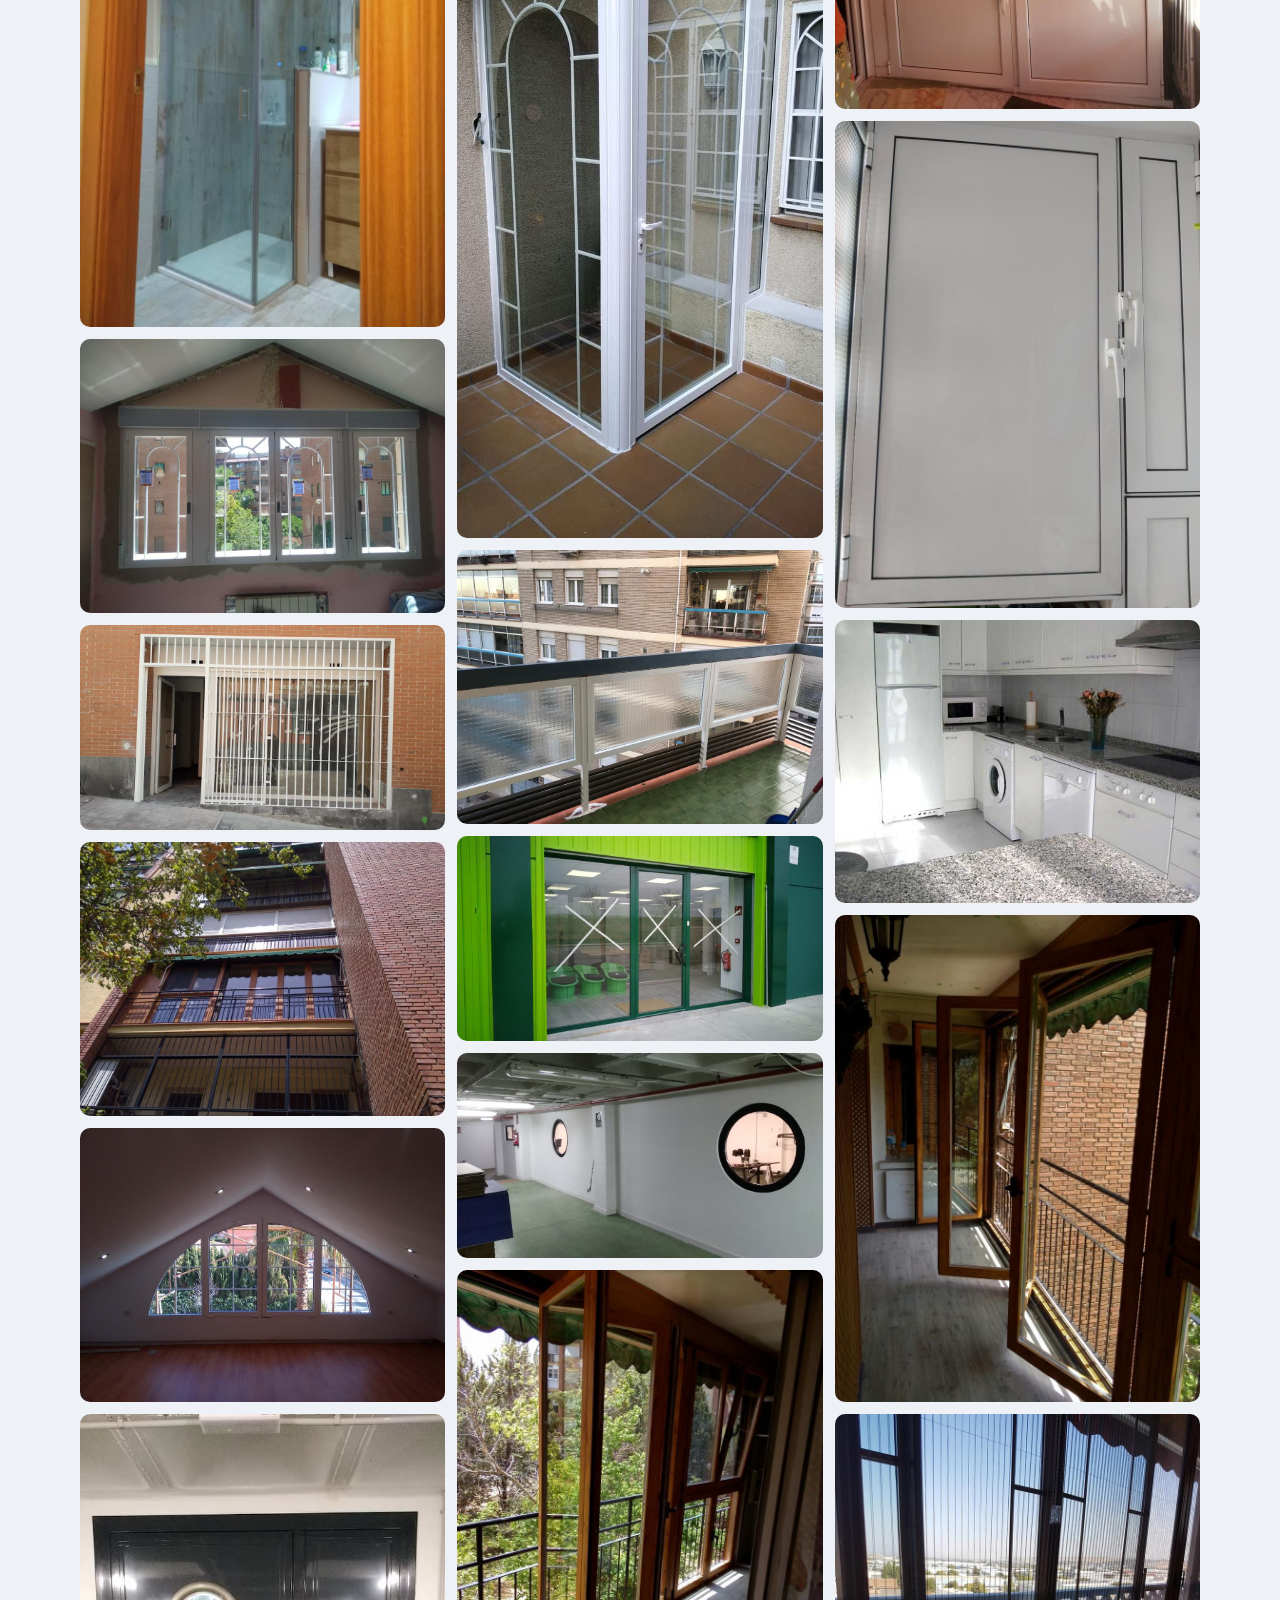
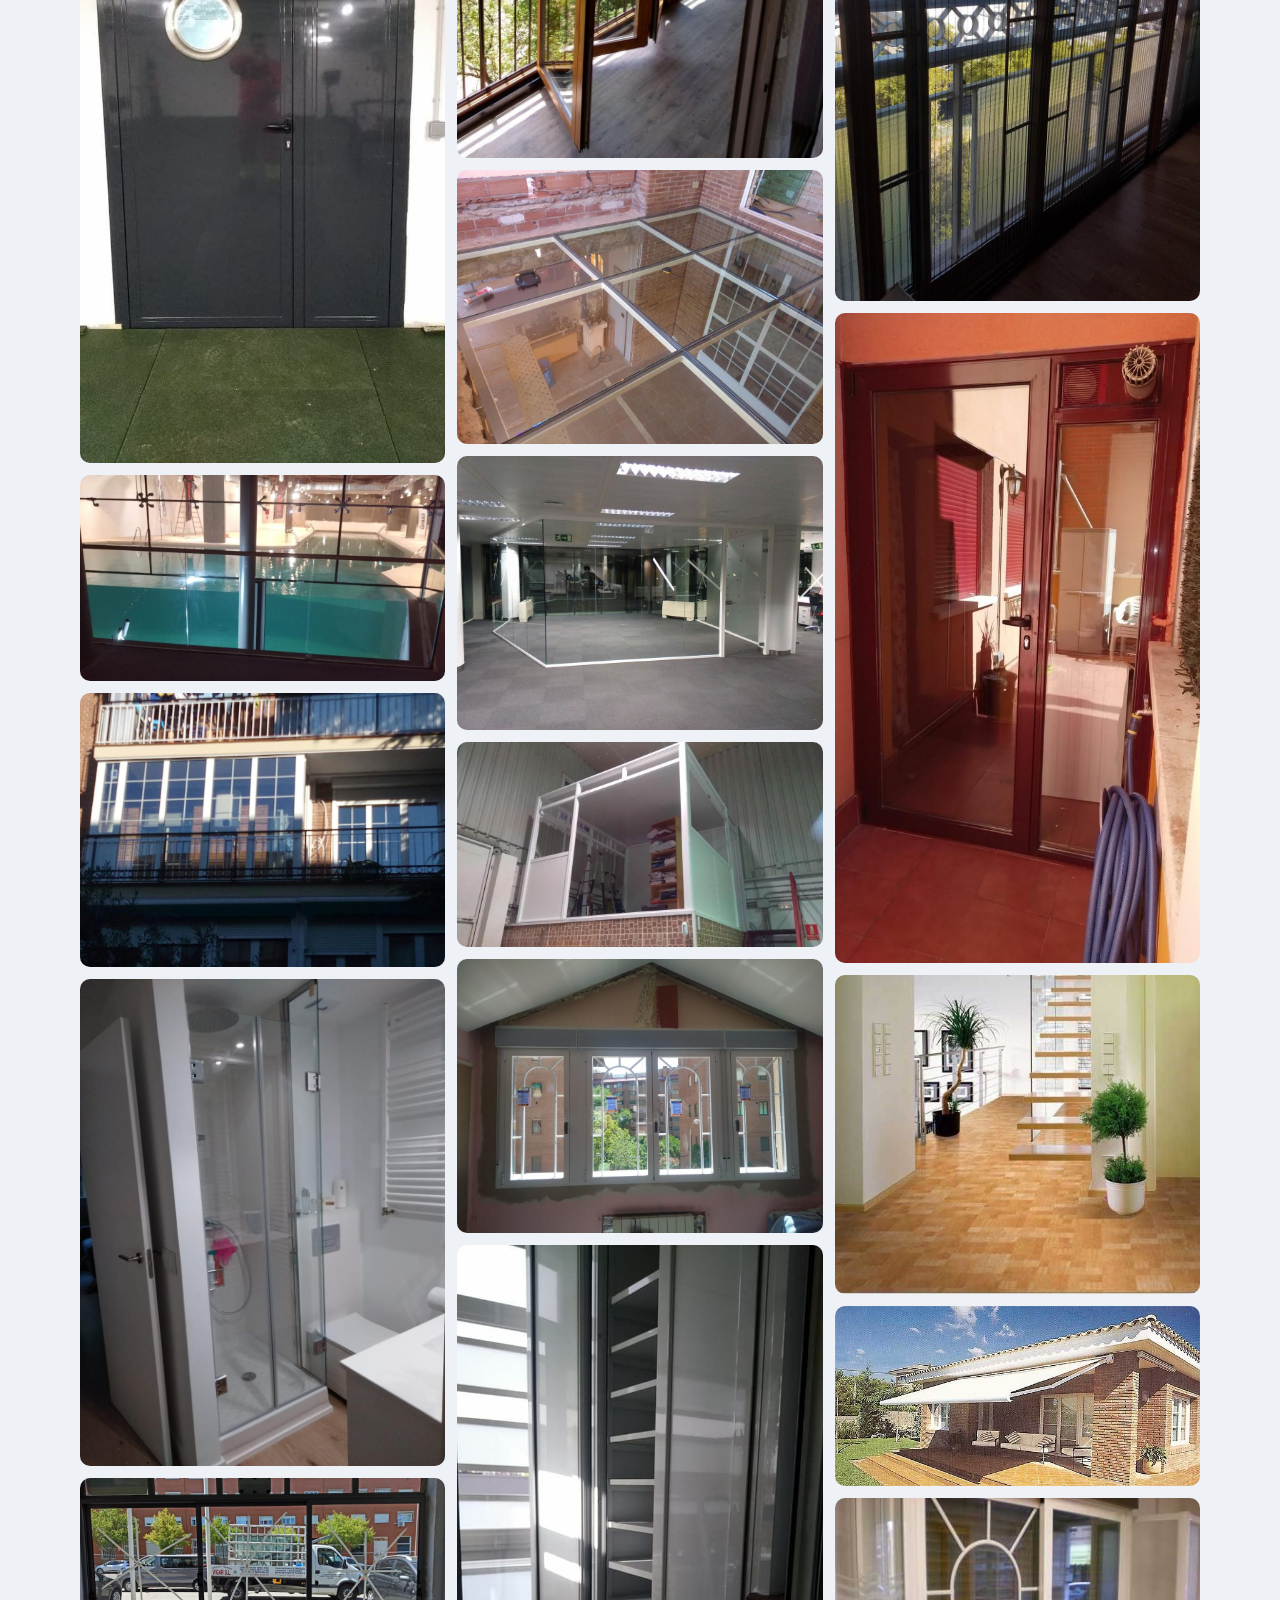
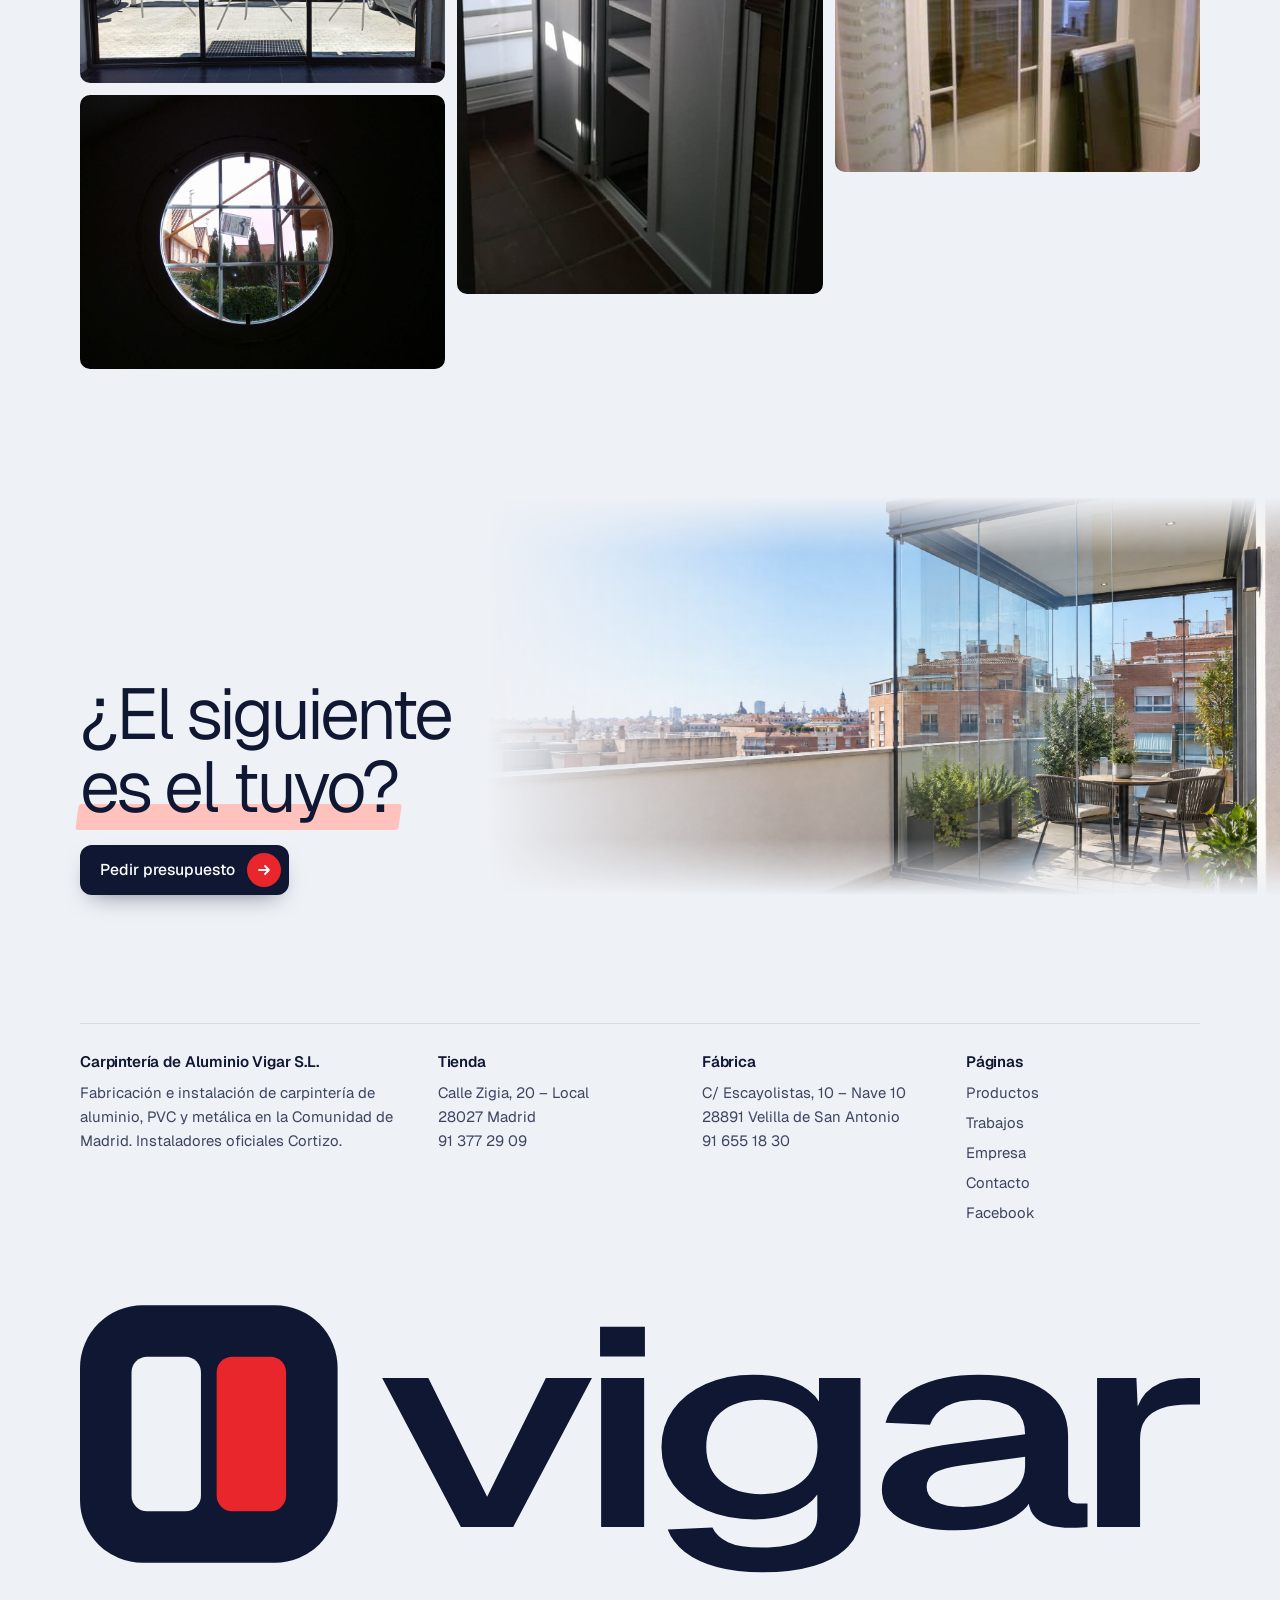
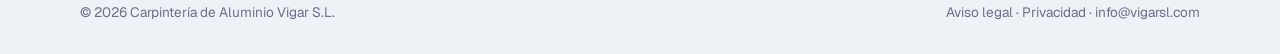
<file: trabajos.html>
<!doctype html>
<html lang="es">
<head>
<meta charset="utf-8">
<meta name="viewport" content="width=device-width, initial-scale=1">
<title>Trabajos de carpintería de aluminio en Madrid | Vigar</title>
<meta name="description" content="Galería de trabajos reales de Vigar: ventanas de aluminio, cerramientos, techos de cristal, mamparas, puertas y reformas en Madrid.">
<link rel="canonical" href="https://www.carpinteriaaluminiovigar.com/trabajos">
<meta name="theme-color" content="#eef1f6">
<meta property="og:type" content="website">
<meta property="og:locale" content="es_ES">
<meta property="og:title" content="Trabajos de carpintería de aluminio en Madrid | Vigar">
<meta property="og:description" content="Galería de trabajos reales de Vigar: ventanas de aluminio, cerramientos, techos de cristal, mamparas, puertas y reformas en Madrid.">
<meta property="og:image" content="https://www.carpinteriaaluminiovigar.com/img/gen/interior.jpg">
<link rel="icon" href="img/favicon.svg" type="image/svg+xml">
<link rel="preconnect" href="https://fonts.googleapis.com">
<link rel="preconnect" href="https://fonts.gstatic.com" crossorigin>
<link href="https://fonts.googleapis.com/css2?family=Geist:wght@200..700&display=swap" rel="stylesheet">
<link rel="stylesheet" href="styles.css">

</head>
<body>
<a class="skip" href="#main">Saltar al contenido</a>
<header class="header" id="header">
  <div class="header__bar">
    <a href="index.html" class="logo" aria-label="Vigar, carpintería de aluminio · Inicio"><svg viewBox="0 0 120 32" aria-hidden="true"><rect x="1" y="1" width="30" height="30" rx="8" fill="#0f1733"/><rect x="7" y="7" width="8" height="18" rx="2" fill="#eef1f6"/><rect x="17" y="7" width="8" height="18" rx="2" fill="#e8262c"/><text x="40" y="24" font-family="Geist, system-ui, sans-serif" font-size="24" font-weight="600" letter-spacing="-1.2" fill="#0f1733">vigar</text></svg></a>
    <nav class="nav" id="nav" aria-label="Principal">
      <a href="index.html">Inicio</a><a href="productos.html">Productos</a><a href="trabajos.html" aria-current="page">Trabajos</a><a href="empresa.html">Empresa</a><a href="contacto.html">Contacto</a>
      <a href="contacto.html" class="btn btn--sm">Pedir presupuesto <span class="arr"><svg viewBox="0 0 16 16" fill="none"><path d="M3 8h10M9 4l4 4-4 4" stroke="currentColor" stroke-width="1.8" stroke-linecap="round" stroke-linejoin="round"/></svg></span></a>
    </nav>
    <button class="burger" id="burger" aria-label="Abrir menú" aria-expanded="false" aria-controls="nav"><span></span><span></span><span></span></button>
  </div>
</header>
<main id="main">

<section class="page-hero has-right">
  <div class="photo-bg photo-right" aria-hidden="true"><img src="img/gen/fachada.jpg" alt="" fetchpriority="high"></div>
  <div class="wrap">
    <p class="crumbs"><a href="index.html">Inicio</a> / Trabajos</p>
    <h1>Trabajos terminados <span class="tone">en Madrid.</span></h1>
    <p class="lead">Fotos reales de nuestras obras: ventanas, puertas, cerramientos, mamparas y reformas.</p>
  </div>
</section>
<section class="section" style="padding-top:20px">
  <div class="wrap">
    <div class="filters" role="group" aria-label="Filtrar trabajos">
      <button class="is-on" data-f="all">Todos</button><button data-f="ventanas">Ventanas</button><button data-f="puertas">Puertas y rejas</button><button data-f="cerramientos">Cerramientos y techos</button><button data-f="interior">Baños, armarios y reformas</button>
    </div>
    <div class="gallery" id="gallery"><a href="img/trabajos/n19.jpg" data-cat="ventanas" data-cap="Cerramiento con medio punto"><img src="img/trabajos/n19.jpg" alt="Cerramiento con medio punto instalado por Vigar en Madrid" loading="lazy"></a><a href="img/trabajos/n2.jpg" data-cat="ventanas" data-cap="Ventana triangular"><img src="img/trabajos/n2.jpg" alt="Ventana triangular instalado por Vigar en Madrid" loading="lazy"></a><a href="img/trabajos/jun21-g-techo-cristal-6.jpg" data-cat="cerramientos" data-cap="Techo de cristal"><img src="img/trabajos/jun21-g-techo-cristal-6.jpg" alt="Techo de cristal instalado por Vigar en Madrid" loading="lazy"></a><a href="img/trabajos/n7.jpg" data-cat="interior" data-cap="Mampara de ducha"><img src="img/trabajos/n7.jpg" alt="Mampara de ducha instalado por Vigar en Madrid" loading="lazy"></a><a href="img/trabajos/n14.jpg" data-cat="ventanas" data-cap="Ventanas con arco"><img src="img/trabajos/n14.jpg" alt="Ventanas con arco instalado por Vigar en Madrid" loading="lazy"></a><a href="img/trabajos/jun21-g-reja-corredera-5.jpg" data-cat="puertas" data-cap="Reja corredera"><img src="img/trabajos/jun21-g-reja-corredera-5.jpg" alt="Reja corredera instalado por Vigar en Madrid" loading="lazy"></a><a href="img/trabajos/n20.jpg" data-cat="ventanas" data-cap="Ventanas en fachada"><img src="img/trabajos/n20.jpg" alt="Ventanas en fachada instalado por Vigar en Madrid" loading="lazy"></a><a href="img/trabajos/n10.jpg" data-cat="ventanas" data-cap="Ventana de medio punto"><img src="img/trabajos/n10.jpg" alt="Ventana de medio punto instalado por Vigar en Madrid" loading="lazy"></a><a href="img/trabajos/jun21-g-puerta-ojo-buey-4.jpg" data-cat="puertas" data-cap="Puerta con ojo de buey"><img src="img/trabajos/jun21-g-puerta-ojo-buey-4.jpg" alt="Puerta con ojo de buey instalado por Vigar en Madrid" loading="lazy"></a><a href="img/trabajos/n13.jpg" data-cat="cerramientos" data-cap="Cerramiento de piscina"><img src="img/trabajos/n13.jpg" alt="Cerramiento de piscina instalado por Vigar en Madrid" loading="lazy"></a><a href="img/trabajos/n21.jpg" data-cat="ventanas" data-cap="Cerramiento de balcones"><img src="img/trabajos/n21.jpg" alt="Cerramiento de balcones instalado por Vigar en Madrid" loading="lazy"></a><a href="img/trabajos/n6.jpg" data-cat="interior" data-cap="Mampara de 8 mm"><img src="img/trabajos/n6.jpg" alt="Mampara de 8 mm instalado por Vigar en Madrid" loading="lazy"></a><a href="img/trabajos/jun21-g-escaparate-2.jpg" data-cat="cerramientos" data-cap="Escaparate"><img src="img/trabajos/jun21-g-escaparate-2.jpg" alt="Escaparate instalado por Vigar en Madrid" loading="lazy"></a><a href="img/trabajos/n1.jpg" data-cat="ventanas" data-cap="Ojo de buey"><img src="img/trabajos/n1.jpg" alt="Ojo de buey instalado por Vigar en Madrid" loading="lazy"></a><a href="img/trabajos/n22.jpg" data-cat="ventanas" data-cap="Puerta-ventana con arco"><img src="img/trabajos/n22.jpg" alt="Puerta-ventana con arco instalado por Vigar en Madrid" loading="lazy"></a><a href="img/trabajos/n8.jpg" data-cat="cerramientos" data-cap="Fachada con ventanales"><img src="img/trabajos/n8.jpg" alt="Fachada con ventanales instalado por Vigar en Madrid" loading="lazy"></a><a href="img/trabajos/armarios-1.jpg" data-cat="interior" data-cap="Armario empotrado"><img src="img/trabajos/armarios-1.jpg" alt="Armario empotrado instalado por Vigar en Madrid" loading="lazy"></a><a href="img/trabajos/n17.jpg" data-cat="interior" data-cap="Mampara de ducha"><img src="img/trabajos/n17.jpg" alt="Mampara de ducha instalado por Vigar en Madrid" loading="lazy"></a><a href="img/trabajos/n25.jpg" data-cat="cerramientos" data-cap="Cerramiento de terraza"><img src="img/trabajos/n25.jpg" alt="Cerramiento de terraza instalado por Vigar en Madrid" loading="lazy"></a><a href="img/trabajos/n12.jpg" data-cat="cerramientos" data-cap="Fachada comercial"><img src="img/trabajos/n12.jpg" alt="Fachada comercial instalado por Vigar en Madrid" loading="lazy"></a><a href="img/trabajos/jun21-g-ojo-buey-3.jpg" data-cat="ventanas" data-cap="Ojos de buey"><img src="img/trabajos/jun21-g-ojo-buey-3.jpg" alt="Ojos de buey instalado por Vigar en Madrid" loading="lazy"></a><a href="img/trabajos/n18.jpg" data-cat="ventanas" data-cap="Balconera efecto madera"><img src="img/trabajos/n18.jpg" alt="Balconera efecto madera instalado por Vigar en Madrid" loading="lazy"></a><a href="img/trabajos/n9.jpg" data-cat="cerramientos" data-cap="Suelo de cristal pisable"><img src="img/trabajos/n9.jpg" alt="Suelo de cristal pisable instalado por Vigar en Madrid" loading="lazy"></a><a href="img/trabajos/n16.jpg" data-cat="cerramientos" data-cap="Divisiones de oficina"><img src="img/trabajos/n16.jpg" alt="Divisiones de oficina instalado por Vigar en Madrid" loading="lazy"></a><a href="img/trabajos/n24.jpg" data-cat="cerramientos" data-cap="Cerramiento de terraza"><img src="img/trabajos/n24.jpg" alt="Cerramiento de terraza instalado por Vigar en Madrid" loading="lazy"></a><a href="img/trabajos/n15.jpg" data-cat="ventanas" data-cap="Ventanas con arco"><img src="img/trabajos/n15.jpg" alt="Ventanas con arco instalado por Vigar en Madrid" loading="lazy"></a><a href="img/trabajos/jun21-g-armario-zapatero-1.jpg" data-cat="interior" data-cap="Armario zapatero"><img src="img/trabajos/jun21-g-armario-zapatero-1.jpg" alt="Armario zapatero instalado por Vigar en Madrid" loading="lazy"></a><a href="img/trabajos/n3.jpg" data-cat="ventanas" data-cap="Vivienda unifamiliar"><img src="img/trabajos/n3.jpg" alt="Vivienda unifamiliar instalado por Vigar en Madrid" loading="lazy"></a><a href="img/trabajos/n28.jpg" data-cat="cerramientos" data-cap="Cerramiento de piscina"><img src="img/trabajos/n28.jpg" alt="Cerramiento de piscina instalado por Vigar en Madrid" loading="lazy"></a><a href="img/trabajos/n11.jpg" data-cat="puertas" data-cap="Puerta de trastero"><img src="img/trabajos/n11.jpg" alt="Puerta de trastero instalado por Vigar en Madrid" loading="lazy"></a><a href="img/trabajos/n26.jpg" data-cat="puertas" data-cap="Puerta de aluminio"><img src="img/trabajos/n26.jpg" alt="Puerta de aluminio instalado por Vigar en Madrid" loading="lazy"></a><a href="img/trabajos/reformas-1.jpg" data-cat="interior" data-cap="Reforma de cocina"><img src="img/trabajos/reformas-1.jpg" alt="Reforma de cocina instalado por Vigar en Madrid" loading="lazy"></a><a href="img/trabajos/n4.jpg" data-cat="ventanas" data-cap="Balconera"><img src="img/trabajos/n4.jpg" alt="Balconera instalado por Vigar en Madrid" loading="lazy"></a><a href="img/trabajos/n5.jpg" data-cat="ventanas" data-cap="Ventana con reja"><img src="img/trabajos/n5.jpg" alt="Ventana con reja instalado por Vigar en Madrid" loading="lazy"></a><a href="img/trabajos/n23.jpg" data-cat="interior" data-cap="Mampara"><img src="img/trabajos/n23.jpg" alt="Mampara instalado por Vigar en Madrid" loading="lazy"></a><a href="img/trabajos/reformas-2.jpg" data-cat="interior" data-cap="Reforma integral"><img src="img/trabajos/reformas-2.jpg" alt="Reforma integral instalado por Vigar en Madrid" loading="lazy"></a><a href="img/trabajos/toldos-y-pergolas-1.jpg" data-cat="cerramientos" data-cap="Toldo en terraza"><img src="img/trabajos/toldos-y-pergolas-1.jpg" alt="Toldo en terraza instalado por Vigar en Madrid" loading="lazy"></a><a href="img/trabajos/tiendayfabrica-1.jpg" data-cat="puertas" data-cap="Puerta en exposición"><img src="img/trabajos/tiendayfabrica-1.jpg" alt="Puerta en exposición instalado por Vigar en Madrid" loading="lazy"></a></div>
  </div>
</section>
<div class="lightbox" id="lightbox" hidden>
  <button class="lb-btn lb-close" aria-label="Cerrar">×</button>
  <button class="lb-btn lb-prev" aria-label="Anterior">‹</button>
  <img alt=""><p></p>
  <button class="lb-btn lb-next" aria-label="Siguiente">›</button>
</div>
<section class="final has-right">
  <div class="photo-bg photo-right" aria-hidden="true"><img src="img/gen/terraza.jpg" alt="" loading="lazy"></div>
  <div class="wrap"><div class="final__box rv">
    <h2>¿El siguiente <span class="mark">es el tuyo?</span></h2>
    <div class="btns"><a href="contacto.html" class="btn">Pedir presupuesto <span class="arr"><svg viewBox="0 0 16 16" fill="none"><path d="M3 8h10M9 4l4 4-4 4" stroke="currentColor" stroke-width="1.8" stroke-linecap="round" stroke-linejoin="round"/></svg></span></a></div>
  </div></div>
</section>

</main>
<footer class="footer">
  <div class="wrap">
    <div class="footer__cols">
      <div>
        <h4>Carpintería de Aluminio Vigar S.L.</h4>
        <p>Fabricación e instalación de carpintería de aluminio, PVC y metálica en la Comunidad de Madrid. Instaladores oficiales Cortizo.</p>
      </div>
      <div>
        <h4>Tienda</h4>
        <p>Calle Zigia, 20 – Local<br>28027 Madrid<br><a href="tel:+34913772909">91 377 29 09</a></p>
      </div>
      <div>
        <h4>Fábrica</h4>
        <p>C/ Escayolistas, 10 – Nave 10<br>28891 Velilla de San Antonio<br><a href="tel:+34916551830">91 655 18 30</a></p>
      </div>
      <div>
        <h4>Páginas</h4>
        <ul><li><a href="productos.html">Productos</a></li><li><a href="trabajos.html">Trabajos</a></li><li><a href="empresa.html">Empresa</a></li><li><a href="contacto.html">Contacto</a></li><li><a href="https://www.facebook.com/VIGARSL" target="_blank" rel="noopener">Facebook</a></li></ul>
      </div>
    </div>
    <svg class="biglogo" viewBox="0 0 1000 250" role="img" aria-label="Vigar">
      <rect x="0" y="10" width="230" height="230" rx="56" fill="#0f1733"/>
      <rect x="46" y="56" width="62" height="138" rx="14" fill="#eef1f6"/>
      <rect x="122" y="56" width="62" height="138" rx="14" fill="#e8262c"/>
      <text x="262" y="208" font-family="Geist, system-ui, sans-serif" font-size="250" font-weight="500" letter-spacing="-16" fill="#0f1733" textLength="738" lengthAdjust="spacingAndGlyphs">vigar</text>
    </svg>
    <div class="footer__legal">
      <span>© <span data-year>2026</span> Carpintería de Aluminio Vigar S.L.</span>
      <span><a href="aviso-legal.html">Aviso legal</a> · <a href="privacidad.html">Privacidad</a> · <a href="mailto:info@vigarsl.com">info@vigarsl.com</a></span>
    </div>
  </div>
</footer>
<script src="script.js" defer></script>
</body>
</html>
</file>
<file: styles.css>
/* ===== Vigar · Carpintería de aluminio ===== */
:root{
  --ink:#0f1733;          /* negro verdoso */
  --ink-2:#1b2547;
  --ink-soft:#3d4560;
  --muted:#6a7188;
  --bg:#eef1f6;           /* gris verdoso muy claro */
  --bg-2:#e2e7f0;
  --line:rgba(15,23,51,.10);
  --green:#2b44d6;        /* azul Vigar: segunda parte de los títulos */
  --lime:#e8262c;         /* rojo Vigar: acento */
  --lime-2:#c81d22;
  --coral:#ff7d74;        /* acento sobre fondo oscuro */
  --mark:#ffc2bd;         /* subrayado tipo rotulador */
  --white:#fff;
  --radius:22px;
  --radius-s:14px;
  --shadow:0 20px 50px -24px rgba(15,23,51,.35);
  --wrap:1200px;
  --pad:clamp(16px,4vw,40px);
  --font:"Geist",system-ui,-apple-system,"Segoe UI",Roboto,sans-serif;
}
*{box-sizing:border-box}
html{scroll-behavior:smooth;-webkit-text-size-adjust:100%}
body{margin:0;background:var(--bg);color:var(--ink);font-family:var(--font);font-size:16px;line-height:1.6;-webkit-font-smoothing:antialiased;overflow-x:hidden}
img{max-width:100%;display:block}
a{color:inherit}
button{font:inherit;cursor:pointer}
.wrap{max-width:var(--wrap);margin:0 auto;padding:0 var(--pad)}
.skip{position:absolute;left:-999px;top:8px;background:var(--ink);color:#fff;padding:8px 14px;border-radius:8px;z-index:999}
.skip:focus{left:8px}
:focus-visible{outline:2px solid var(--green);outline-offset:3px;border-radius:6px}

/* ---------- Tipografía ---------- */
h1,h2,h3,h4{margin:0;font-weight:400;letter-spacing:-.045em;line-height:1.02}
h1{font-size:clamp(2.6rem,6.4vw,5.6rem);font-weight:350}
h2{font-size:clamp(2.1rem,4.6vw,3.9rem);font-weight:350}
h3{font-size:1.45rem;letter-spacing:-.03em;font-weight:500;line-height:1.15}
p{margin:0 0 1em}
.tone{color:var(--green)}
.on-dark .tone,.tone--lime{color:var(--coral)}
.mark{position:relative;white-space:nowrap;z-index:0}
.mark::after{content:"";position:absolute;left:-.04em;right:-.04em;bottom:.04em;height:.36em;background:var(--mark);z-index:-1;border-radius:3px;transform:skewX(-8deg)}
.lead{font-size:clamp(1.05rem,1.4vw,1.2rem);color:var(--ink-soft);max-width:34em;line-height:1.55}
.on-dark{color:#ecf0f7}
.on-dark .lead,.on-dark p{color:rgba(236,239,246,.78)}

/* ---------- Botones ---------- */
.btn{display:inline-flex;align-items:center;gap:12px;padding:8px 8px 8px 22px;border-radius:999px;background:var(--ink);color:#fff;text-decoration:none;font-weight:500;font-size:.98rem;border:0;transition:transform .2s,box-shadow .2s;box-shadow:0 10px 24px -12px rgba(15,23,51,.6);white-space:nowrap}
.btn .arr{width:34px;height:34px;border-radius:50%;background:var(--lime);color:#fff;display:grid;place-items:center;transition:transform .25s}
.btn .arr svg{width:16px;height:16px}
.btn:hover{transform:translateY(-2px)}
.btn:hover .arr{transform:rotate(-45deg)}
.btn--light{background:#fff;color:var(--ink);box-shadow:0 8px 20px -14px rgba(15,23,51,.5)}
.btn--plain{padding:14px 22px}
.btn--lime{background:var(--lime);color:#fff}
.btn--lime .arr{background:#fff;color:var(--lime)}
.btn--sm{font-size:.9rem;padding:6px 6px 6px 18px}
.btn--sm .arr{width:30px;height:30px}

/* ---------- Header de cristal ---------- */
.header{position:fixed;top:14px;left:0;right:0;z-index:50;pointer-events:none}
.header__bar{pointer-events:auto;max-width:1180px;margin:0 auto;width:calc(100% - 2*var(--pad));display:flex;align-items:center;justify-content:space-between;gap:16px;padding:9px 9px 9px 22px;border-radius:999px;background:rgba(246,247,250,.62);backdrop-filter:blur(18px) saturate(1.4);-webkit-backdrop-filter:blur(18px) saturate(1.4);border:1px solid rgba(255,255,255,.7);box-shadow:0 10px 30px -18px rgba(15,23,51,.35);transition:background .3s}
.header.is-scrolled .header__bar{background:rgba(246,247,250,.86)}
.logo{display:inline-flex;align-items:center;gap:10px;text-decoration:none;color:var(--ink)}
.logo svg{height:28px;width:auto}
.nav{display:flex;align-items:center;gap:4px}
.nav a{text-decoration:none;font-size:.93rem;padding:8px 13px;border-radius:999px;color:var(--ink-soft);transition:background .2s,color .2s}
.nav a:hover{background:rgba(15,23,51,.06);color:var(--ink)}
.nav a[aria-current="page"]{color:var(--ink);font-weight:600}
.nav .btn{color:#fff;margin-left:8px;padding:6px 6px 6px 18px}
.nav .btn:hover{background:var(--ink)}
.burger{display:none;width:44px;height:44px;border-radius:50%;border:0;background:var(--ink);place-items:center}
.burger span{display:block;width:18px;height:2px;background:#fff;border-radius:2px;transition:transform .25s,opacity .25s}
.burger span+span{margin-top:4px}
.burger[aria-expanded="true"] span:nth-child(1){transform:translateY(6px) rotate(45deg)}
.burger[aria-expanded="true"] span:nth-child(2){opacity:0}
.burger[aria-expanded="true"] span:nth-child(3){transform:translateY(-6px) rotate(-45deg)}

@media (max-width:980px){
  .burger{display:grid;gap:0;align-content:center;justify-items:center}
  .nav{position:absolute;top:calc(100% + 10px);left:var(--pad);right:var(--pad);flex-direction:column;align-items:stretch;gap:2px;padding:12px;border-radius:var(--radius);background:rgba(246,247,250,.94);backdrop-filter:blur(18px);-webkit-backdrop-filter:blur(18px);border:1px solid rgba(255,255,255,.8);box-shadow:var(--shadow);opacity:0;transform:translateY(-8px);pointer-events:none;transition:opacity .2s,transform .2s}
  .nav.is-open{opacity:1;transform:none;pointer-events:auto}
  .nav a{padding:13px 16px;font-size:1.05rem}
  .nav .btn{margin:8px 0 0;justify-content:space-between}
  .header{position:fixed}
  .header__bar{position:relative}
}

/* ---------- Secciones ---------- */
.section{padding:clamp(72px,10vw,130px) 0;position:relative}
.head{display:grid;grid-template-columns:1.2fr .8fr;gap:40px;align-items:end;margin-bottom:clamp(36px,5vw,60px)}
.head p{margin:0;color:var(--ink-soft);max-width:28em}
@media (max-width:820px){.head{grid-template-columns:1fr;gap:16px}}

/* Fundido de fotos: sin líneas entre secciones */
.photo-bg{position:absolute;inset:0;z-index:-1;overflow:hidden}
.photo-bg img{width:100%;height:100%;object-fit:cover}
.fade-y{-webkit-mask-image:linear-gradient(to bottom,transparent 0,#000 18%,#000 82%,transparent 100%);mask-image:linear-gradient(to bottom,transparent 0,#000 18%,#000 82%,transparent 100%)}
.fade-b{-webkit-mask-image:linear-gradient(to bottom,#000 70%,transparent 100%);mask-image:linear-gradient(to bottom,#000 70%,transparent 100%)}

/* ---------- HERO (portada) ---------- */
.hero{position:relative;min-height:min(100svh,940px);display:flex;align-items:center;isolation:isolate;padding:120px 0 90px}
.hero .photo-bg img{object-position:62% 50%}
.hero__copy{max-width:560px}
.hero h1{margin-bottom:22px}
.hero .lead{margin-bottom:30px;max-width:27em}
.hero__ctas{display:flex;flex-wrap:wrap;gap:10px}
@media (max-height:800px) and (min-width:981px){.hero h1{font-size:clamp(2.6rem,5.2vw,4.4rem)}.hero{padding-top:110px}}
@media (max-width:820px){
  .hero{min-height:auto;align-items:flex-start;padding:120px 0 0;flex-direction:column}
  .hero .photo-bg{position:relative;inset:auto;height:62vw;min-height:280px;margin-top:28px;z-index:0;-webkit-mask-image:linear-gradient(to bottom,transparent 0,#000 22%,#000 75%,transparent);mask-image:linear-gradient(to bottom,transparent 0,#000 22%,#000 75%,transparent)}
  .hero .photo-bg img{object-position:72% 50%}
}

/* ---------- Franja de marcas ---------- */
.brands{padding:10px 0 0}
.brands__grid{display:grid;grid-template-columns:repeat(6,1fr);gap:10px}
.brands__grid li{list-style:none;height:74px;border-radius:var(--radius-s);background:rgba(255,255,255,.5);border:1px solid var(--line);display:grid;place-items:center;font-weight:600;letter-spacing:-.02em;font-size:1.15rem;color:#8b91a3;transition:color .2s,background .2s}
.brands__grid li:hover{color:var(--ink);background:#fff}
.brands__grid li img{max-height:28px;width:auto;filter:grayscale(1) opacity(.6)}
.brands__title{font-size:.95rem;color:var(--muted);margin:0 0 14px}
.brands__grid{padding:0;margin:0}
@media (max-width:820px){.brands__grid{grid-template-columns:repeat(3,1fr)}}

/* ---------- Tarjetas de cristal sobre foto ---------- */
.glass-sec{isolation:isolate;padding:clamp(90px,12vw,160px) 0}
.glass-grid{display:grid;grid-template-columns:repeat(12,1fr);gap:16px}
.glass{grid-column:span 4;border-radius:var(--radius);padding:26px 26px 24px;backdrop-filter:blur(20px) saturate(1.3);-webkit-backdrop-filter:blur(20px) saturate(1.3);display:flex;flex-direction:column;gap:14px;min-height:340px}
.glass--light{background:rgba(248,249,252,.6);border:1px solid rgba(255,255,255,.75);box-shadow:0 20px 40px -26px rgba(15,23,51,.45)}
.glass--dark{background:rgba(15,23,51,.62);border:1px solid rgba(255,255,255,.12);color:#eef1f7;box-shadow:0 24px 50px -24px rgba(0,0,0,.55)}
.glass--wide{grid-column:span 8}
.glass h3{font-size:1.6rem;font-weight:500}
.glass p{margin:0;font-size:.95rem;color:var(--ink-soft)}
.glass--dark p{color:rgba(238,241,247,.72)}
.glass .ill{margin-top:auto}
@media (max-width:980px){.glass,.glass--wide{grid-column:span 6}}
@media (max-width:640px){.glass,.glass--wide{grid-column:span 12;min-height:0}}

/* Mini ilustraciones */
.ill{border-radius:16px;padding:14px;font-size:.82rem;line-height:1.35}
.glass--light .ill{background:rgba(255,255,255,.72);border:1px solid rgba(15,23,51,.06)}
.glass--dark .ill{background:rgba(255,255,255,.07);border:1px solid rgba(255,255,255,.1)}
.chat{display:flex;flex-direction:column;gap:7px}
.chat__top{display:flex;align-items:center;gap:8px;font-weight:600;font-size:.8rem;padding-bottom:8px;border-bottom:1px solid rgba(15,23,51,.08)}
.chat__top i{width:24px;height:24px;border-radius:50%;background:#25d366;display:grid;place-items:center;color:#fff;font-style:normal;font-size:.7rem}
.chat__top small{font-weight:400;color:#25a35a;margin-left:auto}
.bub{max-width:82%;padding:7px 10px;border-radius:12px;background:#fff;box-shadow:0 1px 1px rgba(0,0,0,.06)}
.bub--me{align-self:flex-end;background:#dcf8c6}
.bub small{display:block;text-align:right;color:#8b91a3;font-size:.65rem}
.bars{display:flex;flex-direction:column;gap:9px}
.bars__row{display:grid;grid-template-columns:78px 1fr 46px;align-items:center;gap:8px}
.bars__row b{font-weight:500}
.bars__track{height:10px;border-radius:99px;background:rgba(255,255,255,.12);overflow:hidden}
.glass--light .bars__track{background:rgba(15,23,51,.08)}
.bars__fill{height:100%;border-radius:99px;background:rgba(255,255,255,.35);width:0;transition:width 1.4s cubic-bezier(.2,.8,.2,1)}
.bars__fill--lime{background:var(--lime)}
.in .bars__fill{width:var(--w)}
.bars__note{font-size:.72rem;opacity:.7;margin-top:2px}
.track{display:flex;flex-direction:column;gap:0}
.track__step{display:grid;grid-template-columns:20px 1fr auto;gap:10px;align-items:center;padding:6px 0;position:relative}
.track__step::before{content:"";width:12px;height:12px;border-radius:50%;border:2px solid rgba(15,23,51,.25);justify-self:center;background:#fff}
.track__step.done::before{background:var(--green);border-color:var(--green)}
.track__step.now::before{background:var(--lime);border-color:var(--lime);box-shadow:0 0 0 4px rgba(232,38,44,.25)}
.track__step small{color:var(--muted)}
.cal{display:grid;grid-template-columns:repeat(7,1fr);gap:4px;text-align:center}
.cal span{padding:5px 0;border-radius:7px;font-size:.72rem;color:rgba(238,241,247,.7)}
.cal .h{font-weight:600;color:rgba(238,241,247,.45)}
.cal .on{background:var(--lime);color:#fff;font-weight:600}
.cal .busy{background:rgba(255,255,255,.08)}
.cal-foot{display:flex;justify-content:space-between;margin-top:10px;font-size:.78rem}
.cal-foot b{color:var(--coral);font-weight:500}
.quote{display:flex;flex-direction:column;gap:6px}
.quote__row{display:flex;justify-content:space-between;border-bottom:1px dashed rgba(15,23,51,.12);padding-bottom:5px}
.quote__total{display:flex;justify-content:space-between;align-items:center;font-weight:600;padding-top:4px}
.quote__total span:last-child{background:var(--mark);padding:2px 10px;border-radius:99px}
.serp{display:flex;flex-direction:column;gap:3px}
.serp__url{font-size:.7rem;color:#4d5156}
.serp__t{color:#1a0dab;font-size:.95rem}
.serp__stars{color:#e7a500;font-size:.78rem}
.serp__stars span{color:#70757a}

/* ---------- Catálogo con renders ---------- */
.catalog{display:grid;grid-template-columns:repeat(3,1fr);gap:16px}
.prod{position:relative;border-radius:var(--radius);background:linear-gradient(180deg,#f6f7fa, #e8ecf3);overflow:hidden;text-decoration:none;display:flex;flex-direction:column;border:1px solid var(--line);transition:transform .25s,box-shadow .25s}
.prod:hover{transform:translateY(-4px);box-shadow:var(--shadow)}
.prod img{aspect-ratio:4/4;object-fit:cover;width:100%;mix-blend-mode:multiply}
.prod__body{padding:4px 22px 22px;display:flex;align-items:flex-end;justify-content:space-between;gap:12px}
.prod h3{font-size:1.5rem}
.prod p{margin:4px 0 0;font-size:.88rem;color:var(--muted)}
.prod .go{flex:none;width:40px;height:40px;border-radius:50%;background:var(--ink);color:var(--lime);display:grid;place-items:center;transition:transform .25s}
.prod:hover .go{transform:rotate(-45deg)}
.prod .go svg{width:16px;height:16px}
@media (max-width:900px){.catalog{grid-template-columns:repeat(2,1fr)}}
@media (max-width:560px){.catalog{grid-template-columns:1fr}.prod img{aspect-ratio:5/4}}

/* ---------- Cifras ---------- */
.figures{display:grid;grid-template-columns:repeat(3,1fr);border-top:1px solid var(--line)}
.fig{padding:34px 26px 10px 0}
.fig+.fig{padding-left:26px;border-left:1px solid var(--line)}
.fig strong{display:block;font-size:clamp(3.4rem,7vw,6rem);font-weight:250;letter-spacing:-.06em;line-height:1}
.fig strong em{font-style:normal;color:var(--green)}
.fig span{display:block;margin-top:10px;color:var(--ink-soft);max-width:16em}
@media (max-width:700px){.figures{grid-template-columns:1fr}.fig+.fig{padding-left:0;border-left:0;border-top:1px solid var(--line)}}

/* ---------- Proceso animado (oscuro) ---------- */
.dark-sec{position:relative;isolation:isolate;color:#ecf0f7;padding:clamp(110px,14vw,180px) 0}
.dark-sec .photo-bg{background:var(--ink)}
.process{display:grid;grid-template-columns:.9fr 1.1fr;gap:clamp(30px,5vw,70px);align-items:center;margin-top:46px}
.steps{list-style:none;margin:0;padding:0;display:flex;flex-direction:column;gap:6px}
.step{border-radius:var(--radius-s);padding:16px 18px;cursor:pointer;transition:background .3s;position:relative;overflow:hidden;border:1px solid transparent}
.step h3{font-size:1.2rem;display:flex;gap:12px;align-items:baseline;color:rgba(236,239,246,.55);transition:color .3s}
.step h3 b{font-weight:500;font-size:.85rem;color:rgba(236,239,246,.4)}
.step p{margin:8px 0 0 30px;max-height:0;opacity:0;overflow:hidden;transition:max-height .45s,opacity .45s;font-size:.95rem}
.step.is-on{background:rgba(255,255,255,.07);border-color:rgba(255,255,255,.1)}
.step.is-on h3{color:#fff}
.step.is-on h3 b{color:var(--coral)}
.step.is-on p{max-height:120px;opacity:1}
.step .prog{position:absolute;left:0;bottom:0;height:2px;background:var(--lime);width:0}
.step.is-on .prog{animation:prog var(--dur,4.5s) linear forwards}
.paused .step.is-on .prog{animation-play-state:paused}
@keyframes prog{to{width:100%}}
.screen{border-radius:26px;background:rgba(246,247,250,.9);backdrop-filter:blur(14px);-webkit-backdrop-filter:blur(14px);color:var(--ink);padding:16px;box-shadow:0 40px 80px -30px rgba(0,0,0,.6);border:1px solid rgba(255,255,255,.6);min-height:380px;display:flex;flex-direction:column}
.screen__bar{display:flex;gap:6px;padding:4px 4px 14px}
.screen__bar i{width:10px;height:10px;border-radius:50%;background:#d4d9e3}
.screen__bar span{margin-left:auto;font-size:.75rem;color:var(--muted)}
.scene{display:none;flex:1;flex-direction:column;gap:12px;animation:scene .5s ease}
.scene.is-on{display:flex}
@keyframes scene{from{opacity:0;transform:translateY(10px)}to{opacity:1;transform:none}}
.scene h4{font-size:1.25rem;letter-spacing:-.03em;font-weight:500}
.scene .card-s{background:#fff;border-radius:14px;padding:14px;border:1px solid var(--line);font-size:.9rem}
.scene .row{display:flex;justify-content:space-between;align-items:center;gap:10px}
.scene .pill{font-size:.75rem;padding:3px 10px;border-radius:99px;background:var(--bg-2)}
.scene .pill--lime{background:var(--mark)}
.measure{position:relative;height:170px;border-radius:14px;background:#fff;border:1px solid var(--line);display:grid;place-items:center}
.measure__win{width:150px;height:110px;border:6px solid var(--ink);border-radius:4px;display:grid;grid-template-columns:1fr 1fr;position:relative}
.measure__win::before{content:"";border-right:4px solid var(--ink)}
.measure__w,.measure__h{position:absolute;font-size:.75rem;font-weight:600;background:var(--mark);padding:1px 7px;border-radius:99px}
.measure__w{top:-26px;left:50%;transform:translateX(-50%)}
.measure__h{right:-62px;top:50%;transform:translateY(-50%)}
.fab{display:flex;flex-direction:column;gap:10px}
.fab__bar{height:12px;border-radius:99px;background:var(--bg-2);overflow:hidden}
.fab__bar i{display:block;height:100%;background:var(--ink);border-radius:99px;width:0;animation:fill 3.6s ease forwards}
@keyframes fill{to{width:var(--w)}}
@media (max-width:900px){.process{grid-template-columns:1fr}.screen{min-height:340px}}

/* ---------- Comparativa (tipo precios) ---------- */
.compare{display:grid;grid-template-columns:repeat(3,1fr);gap:16px;align-items:stretch}
.plan{position:relative;border-radius:var(--radius);padding:30px 26px;background:rgba(255,255,255,.66);border:1px solid var(--line);display:flex;flex-direction:column}
.plan h3{font-size:1.15rem;font-weight:500;color:var(--ink-soft)}
.plan .big{font-size:clamp(2.4rem,3.6vw,3.2rem);font-weight:250;letter-spacing:-.05em;line-height:1;margin:14px 0 6px}
.plan .sub{color:var(--muted);font-size:.92rem;margin-bottom:20px}
.plan ul{list-style:none;padding:0;margin:0 0 26px;display:flex;flex-direction:column;gap:10px;font-size:.95rem}
.plan li{display:grid;grid-template-columns:22px 1fr;gap:8px;align-items:start}
.plan li::before{content:"";width:20px;height:20px;border-radius:50%;margin-top:2px;background:var(--ink) url("data:image/svg+xml,%3Csvg xmlns='http://www.w3.org/2000/svg' viewBox='0 0 20 20'%3E%3Cpath d='M5.5 10.5l3 3 6-7' fill='none' stroke='%23ffffff' stroke-width='2.2' stroke-linecap='round' stroke-linejoin='round'/%3E%3C/svg%3E") center/100% no-repeat}
.plan li.no{color:var(--muted)}
.plan li.no::before{background:#fde4e2 url("data:image/svg+xml,%3Csvg xmlns='http://www.w3.org/2000/svg' viewBox='0 0 20 20'%3E%3Cpath d='M7 7l6 6M13 7l-6 6' fill='none' stroke='%23e8262c' stroke-width='2.2' stroke-linecap='round'/%3E%3C/svg%3E") center/100% no-repeat}
.plan .btn{margin-top:auto;align-self:flex-start}
.plan--hi{background:var(--ink);color:#eef1f7;transform:translateY(-14px);box-shadow:0 34px 60px -30px rgba(15,23,51,.8);border-color:var(--ink)}
.plan--hi h3{color:rgba(238,241,247,.7)}
.plan--hi .sub{color:rgba(238,241,247,.6)}
.plan--hi li::before{background-color:var(--lime);background-image:url("data:image/svg+xml,%3Csvg xmlns='http://www.w3.org/2000/svg' viewBox='0 0 20 20'%3E%3Cpath d='M5.5 10.5l3 3 6-7' fill='none' stroke='%23ffffff' stroke-width='2.2' stroke-linecap='round' stroke-linejoin='round'/%3E%3C/svg%3E")}
.tab{position:absolute;top:0;right:22px;transform:translateY(-50%);background:var(--lime);color:#fff;font-size:.8rem;font-weight:600;padding:6px 14px;border-radius:99px}
@media (max-width:900px){.compare{grid-template-columns:1fr}.plan--hi{transform:none}}

/* ---------- Trabajos (bento) ---------- */
.bento{display:grid;grid-template-columns:repeat(4,1fr);grid-auto-rows:220px;gap:12px}
.bento a{border-radius:var(--radius-s);overflow:hidden;position:relative;display:block}
.bento img{width:100%;height:100%;object-fit:cover;transition:transform .6s}
.bento a:hover img{transform:scale(1.04)}
.bento .w2{grid-column:span 2}
.bento .h2{grid-row:span 2}
.bento figcaption{position:absolute;left:10px;bottom:10px;background:rgba(246,247,250,.85);backdrop-filter:blur(10px);-webkit-backdrop-filter:blur(10px);padding:5px 12px;border-radius:99px;font-size:.82rem;font-weight:500}
@media (max-width:820px){.bento{grid-template-columns:repeat(2,1fr);grid-auto-rows:170px}}

/* ---------- Filtros y galería ---------- */
.filters{display:flex;flex-wrap:wrap;gap:8px;margin-bottom:26px}
.filters button{border:1px solid var(--line);background:rgba(255,255,255,.6);padding:9px 16px;border-radius:99px;font-size:.92rem;color:var(--ink-soft)}
.filters button.is-on{background:var(--ink);color:#fff;border-color:var(--ink)}
.gallery{columns:3 280px;column-gap:12px}
.gallery a{display:block;margin-bottom:12px;border-radius:var(--radius-s);overflow:hidden;break-inside:avoid;position:relative}
.gallery img{width:100%;height:auto;transition:transform .5s}
.gallery a:hover img{transform:scale(1.03)}
.gallery a[hidden]{display:none}
.lightbox{position:fixed;inset:0;background:rgba(8,12,28,.92);z-index:100;display:grid;place-items:center;padding:60px 70px}
.lightbox[hidden]{display:none}
.lightbox img{max-height:84vh;max-width:100%;border-radius:12px}
.lightbox p{position:absolute;bottom:18px;left:0;right:0;text-align:center;color:#e0e5ef;margin:0}
.lb-btn{position:absolute;width:48px;height:48px;border-radius:50%;border:0;background:rgba(255,255,255,.12);color:#fff;font-size:1.6rem;display:grid;place-items:center}
.lb-close{top:16px;right:16px}
.lb-prev{left:14px;top:50%;transform:translateY(-50%)}
.lb-next{right:14px;top:50%;transform:translateY(-50%)}
@media (max-width:600px){.lightbox{padding:60px 10px}.lb-prev,.lb-next{top:auto;bottom:14px;transform:none}}

/* ---------- Historia ---------- */
.timeline{list-style:none;margin:0;padding:0;border-top:1px solid var(--line)}
.timeline li{display:grid;grid-template-columns:160px 1fr;gap:30px;padding:28px 0;border-bottom:1px solid var(--line)}
.timeline .y{font-size:clamp(2rem,3.4vw,2.8rem);font-weight:250;letter-spacing:-.05em;line-height:1}
.timeline h3{margin-bottom:6px}
.timeline p{margin:0;color:var(--ink-soft);max-width:40em}
@media (max-width:640px){.timeline li{grid-template-columns:1fr;gap:8px}}

/* ---------- Split ---------- */
.split{display:grid;grid-template-columns:1fr 1fr;gap:clamp(30px,5vw,70px);align-items:center}
.split img{border-radius:var(--radius);width:100%;height:100%;object-fit:cover}
.ticks{list-style:none;padding:0;margin:20px 0 28px;display:flex;flex-direction:column;gap:10px}
.ticks li{display:grid;grid-template-columns:24px 1fr;gap:10px}
.ticks li::before{content:"";width:22px;height:22px;border-radius:50%;background:var(--lime) url("data:image/svg+xml,%3Csvg xmlns='http://www.w3.org/2000/svg' viewBox='0 0 20 20'%3E%3Cpath d='M5.5 10.5l3 3 6-7' fill='none' stroke='%23ffffff' stroke-width='2.2' stroke-linecap='round' stroke-linejoin='round'/%3E%3C/svg%3E") center/100% no-repeat;margin-top:1px}
@media (max-width:860px){.split{grid-template-columns:1fr}}

/* ---------- Página interior: cabecera ---------- */
.page-hero{position:relative;isolation:isolate;padding:170px 0 90px;min-height:min(70svh,620px);display:flex;align-items:flex-end}
.page-hero h1{font-size:clamp(2.6rem,6vw,5rem);max-width:13em}
.page-hero .lead{margin-top:20px}
.crumbs{font-size:.88rem;color:var(--muted);margin-bottom:18px}
.crumbs a{text-decoration:none}
.crumbs a:hover{text-decoration:underline}

/* ---------- Productos detalle ---------- */
.pdetail{display:grid;grid-template-columns:420px 1fr;gap:clamp(24px,4vw,60px);align-items:center;padding:clamp(40px,6vw,70px) 0;border-top:1px solid var(--line)}
.pdetail:nth-of-type(even){grid-template-columns:1fr 420px}
.pdetail:nth-of-type(even) .pdetail__img{order:2}
.pdetail__img{border-radius:var(--radius);background:linear-gradient(180deg,#f6f7fa,#e6eaf2);overflow:hidden}
.pdetail__img img{mix-blend-mode:multiply}
.pdetail h2{font-size:clamp(2rem,3.6vw,3rem);margin-bottom:16px}
.chips{display:flex;flex-wrap:wrap;gap:8px;margin-top:14px;padding:0;list-style:none}
.chips li{background:#fff;border:1px solid var(--line);border-radius:99px;padding:6px 14px;font-size:.88rem}
@media (max-width:860px){.pdetail,.pdetail:nth-of-type(even){grid-template-columns:1fr}.pdetail:nth-of-type(even) .pdetail__img{order:0}}

.more{display:grid;grid-template-columns:repeat(4,1fr);gap:12px}
.more div{background:rgba(255,255,255,.6);border:1px solid var(--line);border-radius:var(--radius-s);padding:20px}
.more h3{font-size:1.15rem;margin-bottom:8px}
.more p{margin:0;font-size:.9rem;color:var(--ink-soft)}
@media (max-width:900px){.more{grid-template-columns:repeat(2,1fr)}}
@media (max-width:520px){.more{grid-template-columns:1fr}}

/* ---------- Contacto ---------- */
.contact{display:grid;grid-template-columns:.85fr 1.15fr;gap:clamp(24px,4vw,56px);align-items:start}
.cdata{display:flex;flex-direction:column;gap:12px}
.cbox{border-radius:var(--radius-s);background:rgba(255,255,255,.66);border:1px solid var(--line);padding:20px 22px}
.cbox h3{font-size:1.15rem;margin-bottom:8px}
.cbox p{margin:0;color:var(--ink-soft)}
.cbox a{text-decoration:none;font-weight:500;color:var(--ink)}
.cbox a:hover{text-decoration:underline}
.cbox--dark{background:var(--ink);color:#eef1f7;border-color:var(--ink)}
.cbox--dark p{color:rgba(238,241,247,.75)}
.cbox--dark a{color:var(--coral)}
.form{border-radius:var(--radius);background:rgba(255,255,255,.75);border:1px solid var(--line);padding:clamp(22px,3vw,34px);display:grid;grid-template-columns:1fr 1fr;gap:14px;box-shadow:var(--shadow)}
.form h2{grid-column:1/-1;font-size:clamp(1.7rem,2.6vw,2.2rem);margin-bottom:4px}
.form label{display:flex;flex-direction:column;gap:6px;font-size:.88rem;font-weight:500}
.form .full{grid-column:1/-1}
.form input,.form select,.form textarea{font:inherit;font-weight:400;padding:13px 14px;border-radius:12px;border:1px solid rgba(15,23,51,.16);background:#fff;color:var(--ink);width:100%}
.form input:focus,.form select:focus,.form textarea:focus{outline:2px solid var(--green);outline-offset:0;border-color:transparent}
.form .check{flex-direction:row;align-items:flex-start;gap:10px;font-weight:400;color:var(--ink-soft)}
.form .check input{width:18px;height:18px;margin-top:2px;flex:none}
.form__btns{grid-column:1/-1;display:flex;flex-wrap:wrap;gap:10px;align-items:center}
.form__err{grid-column:1/-1;color:#b42318;margin:0;font-size:.9rem;min-height:1em}
@media (max-width:900px){.contact{grid-template-columns:1fr}}
@media (max-width:560px){.form{grid-template-columns:1fr}}
.after{list-style:none;padding:0;margin:0;display:grid;grid-template-columns:repeat(3,1fr);gap:16px;counter-reset:a}
.after li{border-radius:var(--radius);padding:26px;background:rgba(15,23,51,.6);backdrop-filter:blur(18px);-webkit-backdrop-filter:blur(18px);border:1px solid rgba(255,255,255,.12);color:#eef1f7}
.after li:nth-child(2){background:rgba(248,249,252,.66);color:var(--ink);border-color:rgba(255,255,255,.8)}
.after strong{display:block;font-size:2.8rem;font-weight:250;letter-spacing:-.05em;line-height:1;margin-bottom:14px}
.after li:not(:nth-child(2)) strong{color:var(--coral)}
.after h3{margin-bottom:8px}
.after p{margin:0;opacity:.8;font-size:.95rem}
@media (max-width:820px){.after{grid-template-columns:1fr}}

/* ---------- CTA final + footer ---------- */
.final{position:relative;isolation:isolate;padding:clamp(120px,14vw,190px) 0 0;color:var(--ink)}
.final__box{text-align:left;max-width:760px}
.final h2{font-size:clamp(2.4rem,5.6vw,4.6rem);margin-bottom:22px}
.final .btns{display:flex;flex-wrap:wrap;gap:10px}
.footer{position:relative;padding:clamp(80px,10vw,130px) 0 30px;color:var(--ink)}
.footer__cols{display:grid;grid-template-columns:1.4fr 1fr 1fr 1fr;gap:30px;padding:30px 0;border-top:1px solid var(--line)}
.footer h4{font-size:.95rem;font-weight:600;letter-spacing:-.01em;margin-bottom:12px}
.footer p,.footer li{font-size:.93rem;color:var(--ink-soft);margin:0}
.footer ul{list-style:none;padding:0;margin:0;display:flex;flex-direction:column;gap:6px}
.footer a{text-decoration:none}
.footer a:hover{text-decoration:underline}
.biglogo{margin:40px 0 0;width:100%;height:auto;color:var(--ink)}
.footer__legal{display:flex;justify-content:space-between;flex-wrap:wrap;gap:10px;font-size:.85rem;color:var(--muted);padding-top:20px}
@media (max-width:820px){.footer__cols{grid-template-columns:1fr 1fr}}
@media (max-width:480px){.footer__cols{grid-template-columns:1fr}}

/* WhatsApp flotante */
.wa{position:fixed;right:18px;bottom:18px;width:56px;height:56px;border-radius:50%;background:#25d366;color:#fff;display:grid;place-items:center;z-index:60;box-shadow:0 12px 26px -10px rgba(0,0,0,.45);transition:transform .2s}
.wa:hover{transform:scale(1.06)}
.wa svg{width:28px;height:28px}

/* Revelado */
.rv{opacity:0;transform:translateY(18px);transition:opacity .8s ease,transform .8s ease}
.rv.in{opacity:1;transform:none}
@media (prefers-reduced-motion:reduce){*{animation:none!important;transition:none!important}.rv{opacity:1;transform:none}.in .bars__fill,.bars__fill{width:var(--w)}}

/* Legal */
.legal{max-width:760px}
.legal h2{font-size:1.6rem;margin:34px 0 10px}
.legal p,.legal li{color:var(--ink-soft)}

/* ---- Ajustes tras revisión ---- */
.hero>.wrap,.page-hero>.wrap{width:100%}
.prod img{height:auto}
.fig strong{font-size:clamp(3rem,6vw,5.4rem);white-space:nowrap}
.fig strong em{font-size:.55em;letter-spacing:-.04em;margin-left:.08em}
.dark-sec .fade-y{-webkit-mask-image:linear-gradient(to bottom,transparent 0,#000 12%,#000 88%,transparent 100%);mask-image:linear-gradient(to bottom,transparent 0,#000 12%,#000 88%,transparent 100%)}
.on-dark .head p,.head.on-dark p{color:rgba(236,239,246,.75)}
@media (max-width:820px){.hero>.wrap{order:1}.hero .photo-bg{order:2}}
.pdetail__img img{aspect-ratio:1/1;object-fit:cover;width:100%;height:auto}

/* ===== v2 · identidad propia (menos parecida a Comintex) ===== */
:root{--radius:14px;--radius-s:10px}
/* Menú: barra de cristal a todo lo ancho, pegada arriba */
.header{top:0}
.header__bar{max-width:none;width:100%;border-radius:0;border:0;border-bottom:1px solid rgba(15,23,51,.08);padding:12px max(var(--pad),calc((100% - var(--wrap))/2 + var(--pad)));box-shadow:none;background:rgba(238,241,246,.72)}
.header.is-scrolled .header__bar{background:rgba(238,241,246,.9);box-shadow:0 8px 24px -18px rgba(15,23,51,.4)}
.nav a{border-radius:8px}
@media (max-width:980px){.nav{top:100%;border-radius:0 0 var(--radius) var(--radius);left:0;right:0}}
.burger{border-radius:10px}
/* Botones más rectos, con el círculo lima de la flecha */
.btn{border-radius:12px;padding:8px 8px 8px 20px}
.btn .arr{border-radius:50%}
.btn--plain{padding:14px 20px}
.filters button{border-radius:10px}
.tab{border-radius:8px}
/* Portada: la foto dentro de un marco de ventana con cotas */
.hero{min-height:auto;padding:118px 0 70px;display:block}
.hero__grid{display:grid;grid-template-columns:1fr 1.05fr;gap:clamp(30px,5vw,70px);align-items:center}
.hero__copy{max-width:540px}
.frame{order:2;position:relative;margin:0 34px 30px 0;border:12px solid #2a2e36;border-radius:6px;background:#2a2e36;box-shadow:inset 0 0 0 2px #4b5160,0 40px 70px -40px rgba(15,23,51,.55);aspect-ratio:3/2}
.frame__glass{position:absolute;inset:0;overflow:hidden;border-radius:2px}
.frame__glass img{width:100%;height:100%;object-fit:cover}
.frame__mullion{position:absolute;top:-12px;bottom:-12px;left:50%;width:12px;transform:translateX(-50%);background:#2a2e36;box-shadow:inset 2px 0 0 #4b5160,inset -2px 0 0 #4b5160}
.frame__tag{position:absolute;left:14px;bottom:14px;background:rgba(238,241,246,.86);backdrop-filter:blur(10px);-webkit-backdrop-filter:blur(10px);font-size:.82rem;font-weight:500;padding:6px 12px;border-radius:8px}
.cota{position:absolute;display:flex;align-items:center;gap:8px;font-size:.78rem;font-weight:600;color:var(--ink);font-variant-numeric:tabular-nums}
.cota i{flex:1;height:1px;background:var(--ink);position:relative}
.cota b{background:var(--mark);padding:2px 8px;border-radius:6px;font-weight:600;white-space:nowrap}
.cota--w{left:-12px;right:-12px;bottom:-40px}
.cota--w i:first-child::before,.cota--w i:last-child::after{content:"";position:absolute;top:-5px;width:1px;height:11px;background:var(--ink)}
.cota--w i:first-child::before{left:0}.cota--w i:last-child::after{right:0}
.cota--h{top:-12px;bottom:-12px;right:-46px;flex-direction:column;width:20px}
.cota--h i{width:1px;height:auto;flex:1}
.cota--h b{writing-mode:vertical-rl;transform:rotate(180deg);padding:8px 2px}
@media (max-width:900px){.hero__grid{grid-template-columns:1fr}.frame{margin:10px 34px 40px 0}}
.frame__glass img{object-position:40% 60%}
/* Cabecera de Productos: texto sobre la pared lisa de la foto */
.page-hero--window .photo-bg img{object-position:0 50%}
.page-hero--window .wrap>*{max-width:min(40%,500px)}
.page-hero--window h1{font-size:clamp(2.4rem,4.2vw,3.6rem)}
@media (max-width:820px){.page-hero--window .wrap>*{max-width:62%}.page-hero--window h1{font-size:clamp(2rem,7vw,2.6rem)}.page-hero--window .lead{font-size:1rem}}
.final .lead{color:var(--ink);font-weight:500}
.frame__glass img{object-position:50% 60%}
/* Fotos de entorno urbano: el texto va sobre fondo liso y la foto se funde desde la derecha */
.photo-right{left:auto;width:62%;-webkit-mask-image:linear-gradient(to right,transparent 0,#000 38%),linear-gradient(to bottom,transparent 0,#000 14%,#000 86%,transparent 100%);-webkit-mask-composite:source-in;mask-image:linear-gradient(to right,transparent 0,#000 38%),linear-gradient(to bottom,transparent 0,#000 14%,#000 86%,transparent 100%);mask-composite:intersect}
.page-hero .photo-right{-webkit-mask-image:linear-gradient(to right,transparent 0,#000 38%),linear-gradient(to bottom,#000 80%,transparent 100%);mask-image:linear-gradient(to right,transparent 0,#000 38%),linear-gradient(to bottom,#000 80%,transparent 100%)}
.has-right .wrap>.final__box,.page-hero.has-right .wrap>*{max-width:min(48%,560px)}
.dark-sec.has-right .head{grid-template-columns:1fr;max-width:46%}
.dark-sec.has-right .photo-right{width:66%}
.photo-low{top:clamp(200px,22vw,300px)}
.photo-low.fade-y{-webkit-mask-image:linear-gradient(to bottom,transparent 0,#000 14%,#000 86%,transparent 100%);mask-image:linear-gradient(to bottom,transparent 0,#000 14%,#000 86%,transparent 100%)}
@media (max-width:820px){
  .photo-right,.dark-sec.has-right .photo-right{left:0;width:100%;height:260px;bottom:auto;-webkit-mask-image:linear-gradient(to bottom,#000 55%,transparent 100%);mask-image:linear-gradient(to bottom,#000 55%,transparent 100%)}
  .page-hero .photo-right{-webkit-mask-image:linear-gradient(to bottom,#000 55%,transparent 100%);mask-image:linear-gradient(to bottom,#000 55%,transparent 100%)}
  .page-hero.has-right{padding-top:290px;min-height:auto}
  .final.has-right{padding-top:290px}
  .dark-sec.has-right{padding-top:300px}
  .has-right .wrap>.final__box,.page-hero.has-right .wrap>*,.dark-sec.has-right .head{max-width:none}
}
.dark-sec.has-right::before{content:"";position:absolute;inset:0;z-index:-2;background:var(--ink);-webkit-mask-image:linear-gradient(to bottom,transparent 0,#000 12%,#000 88%,transparent 100%);mask-image:linear-gradient(to bottom,transparent 0,#000 12%,#000 88%,transparent 100%)}
.dark-sec.has-right .photo-bg{background:none}
/* Cabecera de Productos: se ve la corredera abierta a la ciudad */
.photo-window img{object-position:75% 50%}
/* Opciones de cada producto: lista clara con checks */
.opts__t{margin:22px 0 10px;font-weight:600;font-size:.95rem;color:var(--ink)}
.opts{list-style:none;margin:0;padding:0;display:grid;grid-template-columns:1fr 1fr;column-gap:28px;max-width:560px}
.opts li{display:grid;grid-template-columns:20px 1fr;gap:10px;align-items:center;padding:10px 0;border-top:1px solid var(--line);font-size:.95rem}
.opts li::before{content:"";width:18px;height:18px;border-radius:50%;background:var(--lime) url("data:image/svg+xml,%3Csvg xmlns='http://www.w3.org/2000/svg' viewBox='0 0 20 20'%3E%3Cpath d='M5.5 10.5l3 3 6-7' fill='none' stroke='%23ffffff' stroke-width='2.4' stroke-linecap='round' stroke-linejoin='round'/%3E%3C/svg%3E") center/100% no-repeat}
@media (max-width:520px){.opts{grid-template-columns:1fr}}

/* ===== Portada v3: corredera animada, tarjetas flotantes y garantías ===== */
.frame__mullion{display:none}
.frame__sash{position:absolute;top:0;bottom:0;left:50%;width:50%;border-left:10px solid #2a2e36;border-right:10px solid #2a2e36;box-shadow:inset 2px 0 0 #4b5160,inset -2px 0 0 #4b5160,-8px 0 18px -10px rgba(0,0,0,.6);background:linear-gradient(115deg,rgba(255,255,255,.34),rgba(255,255,255,.06) 38%,rgba(255,255,255,0) 55%,rgba(210,222,240,.22));animation:sash 1.6s cubic-bezier(.6,0,.2,1) .5s both}
@keyframes sash{from{transform:translateX(0)}to{transform:translateX(-100%)}}
.frame:hover .frame__sash{animation:none;transform:translateX(0);transition:transform 1.1s cubic-bezier(.6,0,.2,1)}
.frame__sash{transition:transform 1.1s cubic-bezier(.6,0,.2,1)}
.cota i{transform-origin:center;animation:cota .9s ease 1.6s both}
.cota--w i{transform:scaleX(1)}
@keyframes cota{from{opacity:0}to{opacity:1}}
.cota b{animation:pop .5s ease 2s both}
@keyframes pop{from{opacity:0;transform:translateY(6px)}to{opacity:1;transform:none}}
.cota--h b{animation:none}
.frame{margin-top:10px}
.float{position:absolute;z-index:3;display:flex;align-items:center;gap:12px;padding:12px 16px;border-radius:14px;background:rgba(246,247,250,.78);backdrop-filter:blur(16px) saturate(1.3);-webkit-backdrop-filter:blur(16px) saturate(1.3);border:1px solid rgba(255,255,255,.8);box-shadow:0 18px 40px -20px rgba(15,23,51,.55);animation:pop .6s ease both}
.float--cortizo{left:-46px;bottom:56px;animation-delay:1.9s}
.float--cortizo img{height:38px;width:auto}
.float--cortizo span{display:flex;flex-direction:column;font-size:.8rem;color:var(--muted);line-height:1.3}
.float--cortizo b{color:var(--ink);font-size:.92rem;font-weight:600}
.float--years{right:-30px;top:-30px;flex-direction:column;align-items:flex-start;gap:4px;background:rgba(15,23,51,.82);border-color:rgba(255,255,255,.14);color:#eef1f7;animation-delay:2.1s}
.float--years b{font-size:2.6rem;font-weight:250;letter-spacing:-.05em;line-height:1;color:#fff}
.float--years span{font-size:.8rem;color:rgba(238,241,247,.75);line-height:1.3}
.frame__tag{left:auto;right:14px}
.hero__trust{list-style:none;margin:26px 0 0;padding:0;display:flex;flex-wrap:wrap;gap:8px 22px;font-size:.92rem;color:var(--ink-soft)}
.hero__trust li{display:flex;align-items:center;gap:8px}
.hero__trust li::before{content:"";width:18px;height:18px;border-radius:50%;flex:none;background:var(--lime) url("data:image/svg+xml,%3Csvg xmlns='http://www.w3.org/2000/svg' viewBox='0 0 20 20'%3E%3Cpath d='M5.5 10.5l3 3 6-7' fill='none' stroke='%23ffffff' stroke-width='2.4' stroke-linecap='round' stroke-linejoin='round'/%3E%3C/svg%3E") center/100% no-repeat}
.hero__grid{grid-template-columns:.95fr 1.15fr}
@media (max-width:900px){.hero__grid{grid-template-columns:1fr}.float--cortizo{left:-8px;bottom:-30px;padding:9px 12px}.float--cortizo img{height:28px}.float--years{right:-10px;top:-24px;padding:10px 12px}.float--years b{font-size:1.9rem}.frame{margin-bottom:70px}}
@media (prefers-reduced-motion:reduce){.frame__sash{transform:translateX(-100%)}}

/* Franja de marcas con logos reales */
.brands{padding-top:30px}
.brands__grid{grid-template-columns:repeat(6,1fr);gap:10px}
.brands__grid li{height:88px;background:#fff;border:1px solid var(--line);border-radius:12px;padding:16px 20px}
.brands__grid li img{max-height:42px;max-width:100%;width:auto;height:auto;object-fit:contain;filter:none;transition:transform .25s}
.brands__grid li:hover img{transform:scale(1.06)}
@media (max-width:820px){.brands__grid{grid-template-columns:repeat(3,1fr)}.brands__grid li{height:74px;padding:12px}.brands__grid li img{max-height:34px}}
.hero__grid{grid-template-columns:1.05fr 1fr}
.hero__copy{max-width:600px}
.hero h1{font-size:clamp(2.6rem,5vw,4.7rem)}
@media (max-height:800px) and (min-width:981px){.hero h1{font-size:clamp(2.6rem,4.6vw,4.2rem)}}
.brands__grid li img{max-height:46px}
.brands__grid li.sq img{max-height:62px}
@media (max-width:820px){.brands__grid li.sq img{max-height:46px}}
/* Escena "En fábrica": tareas que se completan una a una */
.jobs{display:flex;flex-direction:column;gap:0;padding:6px 14px}
.job{display:grid;grid-template-columns:22px 1fr;column-gap:12px;padding:10px 0;border-top:1px solid var(--line)}
.job:first-child{border-top:0}
.job::before{content:"";grid-row:span 2;align-self:center;width:20px;height:20px;border-radius:50%;background:var(--lime) url("data:image/svg+xml,%3Csvg xmlns='http://www.w3.org/2000/svg' viewBox='0 0 20 20'%3E%3Cpath d='M5.5 10.5l3 3 6-7' fill='none' stroke='%23ffffff' stroke-width='2.4' stroke-linecap='round' stroke-linejoin='round'/%3E%3C/svg%3E") center/100% no-repeat}
.job span{font-weight:500}
.job small{color:var(--muted);font-size:.8rem}
.scene.is-on .job{animation:jobin .45s ease both}
.scene.is-on .job:nth-child(2){animation-delay:.6s}
.scene.is-on .job:nth-child(3){animation-delay:1.2s}
.scene.is-on .job:nth-child(4){animation-delay:1.8s}
@keyframes jobin{from{opacity:.25}to{opacity:1}}
.scene.is-on .job::before{animation:jobck .4s ease both;animation-delay:inherit}
@keyframes jobck{from{transform:scale(0)}to{transform:scale(1)}}
/* "Para completar la obra": tarjetas con foto real y panel de cristal */
.more{grid-template-columns:repeat(4,1fr);gap:14px}
.more .more__c{position:relative;padding:0;border:0;background:none;border-radius:var(--radius);overflow:hidden;min-height:380px;display:flex;align-items:flex-end;box-shadow:0 24px 50px -30px rgba(15,23,51,.6)}
.more__c>img{position:absolute;inset:0;width:100%;height:100%;object-fit:cover;transition:transform .6s}
.more__c:hover>img{transform:scale(1.04)}
.more__g{position:relative;margin:10px;padding:16px 18px;border-radius:12px;backdrop-filter:blur(16px) saturate(1.3);-webkit-backdrop-filter:blur(16px) saturate(1.3);width:calc(100% - 20px)}
.more__g--light{background:rgba(246,247,250,.8);border:1px solid rgba(255,255,255,.8)}
.more__g--dark{background:rgba(15,23,51,.72);border:1px solid rgba(255,255,255,.14);color:#eef1f7}
.more__g h3{font-size:1.3rem;font-weight:500;margin-bottom:6px}
.more__g p{margin:0;font-size:.88rem;line-height:1.45;color:var(--ink-soft)}
.more__g--dark p{color:rgba(238,241,247,.78)}
@media (max-width:900px){.more{grid-template-columns:repeat(2,1fr)}}
@media (max-width:520px){.more{grid-template-columns:1fr}.more .more__c{min-height:300px}}
.more .more__g{padding:16px 18px;border-radius:12px}
.more .more__g--light{background:rgba(246,247,250,.82);border:1px solid rgba(255,255,255,.8)}
.more .more__g--dark{background:rgba(15,23,51,.74);border:1px solid rgba(255,255,255,.14);color:#eef1f7}
.more .more__g--dark h3{color:#fff}
.more .more__g--dark p{color:rgba(238,241,247,.8)}
@media (max-width:900px){.frame{margin-right:46px}.float--cortizo{max-width:calc(100% - 4px)}.float--cortizo span{font-size:.75rem}}
html,body{overflow-x:clip}

/* ===== Portada v4: foto de fondo completa ===== */
.hero--bg{position:relative;isolation:isolate;padding:0;min-height:min(100svh,880px);display:flex;align-items:center}
.hero__bg{position:absolute;inset:0;z-index:-1;overflow:hidden;-webkit-mask-image:linear-gradient(to bottom,#000 78%,transparent 100%);mask-image:linear-gradient(to bottom,#000 78%,transparent 100%)}
.hero__bg img{width:100%;height:100%;object-fit:cover;object-position:0% 50%}
.hero__inner{width:100%;display:grid;grid-template-columns:minmax(0,560px) 1fr;gap:40px;align-items:center;padding-top:110px;padding-bottom:110px}
.hero--bg .hero__copy{max-width:560px}
.hero--bg h1{font-size:clamp(2.6rem,4.8vw,4.6rem)}
.hero__floats{position:relative;align-self:stretch;min-height:420px}
.hero__floats .float{animation:pop .7s ease both}
.hero__floats .float--years{position:absolute;right:0;top:12%;left:auto;animation-delay:.4s}
.hero__floats .float--cortizo{position:absolute;right:8%;bottom:10%;left:auto;animation-delay:.7s}
@media (max-height:800px) and (min-width:981px){.hero--bg h1{font-size:clamp(2.6rem,4.3vw,4rem)}.hero__inner{padding-top:100px;padding-bottom:80px}}
@media (max-width:900px){
  .hero--bg{flex-direction:column;align-items:stretch;min-height:auto}
  .hero__bg{position:relative;inset:auto;order:2;height:300px;margin-top:-10px;-webkit-mask-image:linear-gradient(to bottom,transparent 0,#000 18%,#000 75%,transparent 100%);mask-image:linear-gradient(to bottom,transparent 0,#000 18%,#000 75%,transparent 100%)}
  .hero__bg img{object-position:78% 50%}
  .hero__inner{grid-template-columns:1fr;padding-top:110px;padding-bottom:10px}
  .hero__floats{display:none}
}
.hero__bg img{object-position:0% 55%}
@media (max-width:900px){.hero__bg img{object-position:80% 50%}}
@media (min-width:901px) and (max-width:1200px){.hero__bg img{object-position:35% 55%}}
/* Portada: textos con más contraste sobre la pared */
.hero--bg h1{color:var(--ink)}
.hero--bg h1 .tone{color:#2238c4}
.hero--bg .lead{color:var(--ink);font-weight:450}
.hero--bg .hero__trust{color:var(--ink);font-weight:500}
/* Mini formulario (tarjeta de contacto) */
.mform{display:flex;flex-direction:column;gap:8px}
.mform__f{background:#fff;border:1px solid rgba(15,23,51,.12);border-radius:10px;padding:7px 10px;display:flex;flex-direction:column}
.mform__f small{font-size:.66rem;color:var(--muted)}
.mform__f span{font-size:.82rem;color:var(--ink)}
.mform__b{align-self:flex-start;background:var(--ink);color:#fff;border-radius:10px;padding:7px 12px;font-size:.8rem;font-weight:500;display:flex;align-items:center;gap:8px}
.mform__b::after{content:"→";width:18px;height:18px;border-radius:50%;background:var(--lime);display:grid;place-items:center;font-size:.7rem}
/* Ahorro por estaciones */
.seasons{display:grid;grid-template-columns:repeat(3,1fr);gap:10px}
.season{display:flex;flex-direction:column;gap:6px;padding:12px;border-radius:12px;background:rgba(255,255,255,.06);border:1px solid rgba(255,255,255,.1)}
.season b{font-weight:500;color:#fff;display:flex;align-items:center;gap:8px}
.season b::before{content:"";width:16px;height:16px;border-radius:50%;flex:none;background:var(--lime) url("data:image/svg+xml,%3Csvg xmlns='http://www.w3.org/2000/svg' viewBox='0 0 20 20'%3E%3Cpath d='M5.5 10.5l3 3 6-7' fill='none' stroke='%23ffffff' stroke-width='2.6' stroke-linecap='round' stroke-linejoin='round'/%3E%3C/svg%3E") center/100% no-repeat}
.season span{font-size:.82rem;color:rgba(238,241,247,.75)}
@media (max-width:640px){.seasons{grid-template-columns:1fr}}
/* Solicitud: filas sin checks */
.jobs--plain .job{grid-template-columns:1fr}
.jobs--plain .job::before{display:none}
.jobs--plain .job small{order:-1}
/* Historia sin años exactos */
.timeline .y{font-size:clamp(1.4rem,2.2vw,1.9rem);letter-spacing:-.03em;font-weight:300;color:var(--green)}
.timeline li{grid-template-columns:200px 1fr}
@media (max-width:640px){.timeline li{grid-template-columns:1fr}}
</file>
